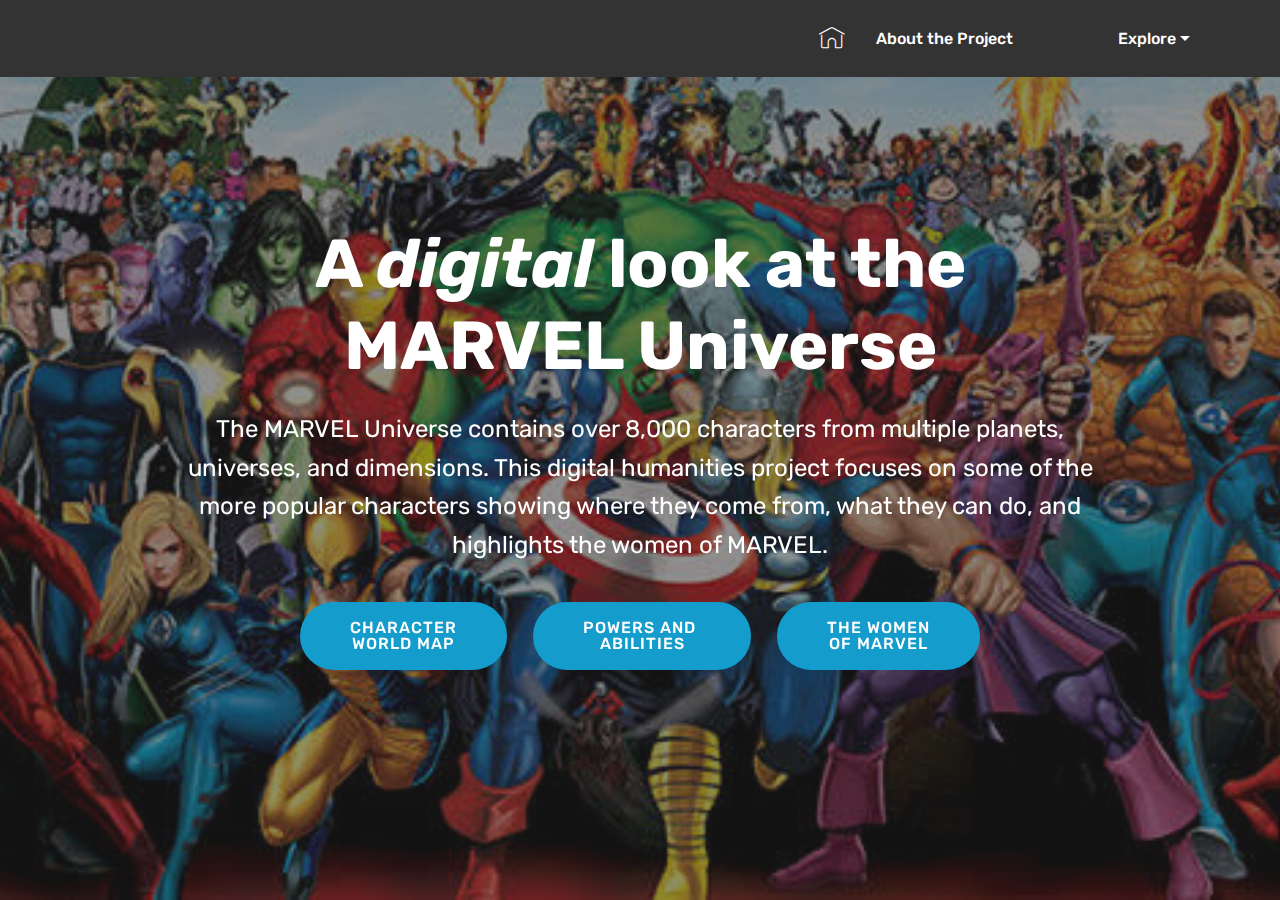
<file: index.html>
<!DOCTYPE html>
<html  >
<head>
  <!-- Site made with Mobirise Website Builder v4.11.5, https://mobirise.com -->
  <meta charset="UTF-8">
  <meta http-equiv="X-UA-Compatible" content="IE=edge">
  <meta name="generator" content="Mobirise v4.11.5, mobirise.com">
  <meta name="viewport" content="width=device-width, initial-scale=1, minimum-scale=1">
  <link rel="shortcut icon" href="assets/images/logo2.png" type="image/x-icon">
  <meta name="description" content="">
  
  <title>Home</title>
  <link rel="stylesheet" href="assets/web/assets/mobirise-icons/mobirise-icons.css">
  <link rel="stylesheet" href="assets/bootstrap/css/bootstrap.min.css">
  <link rel="stylesheet" href="assets/bootstrap/css/bootstrap-grid.min.css">
  <link rel="stylesheet" href="assets/bootstrap/css/bootstrap-reboot.min.css">
  <link rel="stylesheet" href="assets/tether/tether.min.css">
  <link rel="stylesheet" href="assets/dropdown/css/style.css">
  <link rel="stylesheet" href="assets/theme/css/style.css">
  <link rel="preload" as="style" href="assets/mobirise/css/mbr-additional.css"><link rel="stylesheet" href="assets/mobirise/css/mbr-additional.css" type="text/css">
  
  
  
</head>
<body>
  <section class="menu cid-rHxMNOxbYp" once="menu" id="menu1-e">

    

    <nav class="navbar navbar-expand beta-menu navbar-dropdown align-items-center navbar-fixed-top navbar-toggleable-sm">
        <button class="navbar-toggler navbar-toggler-right" type="button" data-toggle="collapse" data-target="#navbarSupportedContent" aria-controls="navbarSupportedContent" aria-expanded="false" aria-label="Toggle navigation">
            <div class="hamburger">
                <span></span>
                <span></span>
                <span></span>
                <span></span>
            </div>
        </button>
        <div class="menu-logo">
            <div class="navbar-brand">
                
                
            </div>
        </div>
        <div class="collapse navbar-collapse" id="navbarSupportedContent">
            <ul class="navbar-nav nav-dropdown nav-right navbar-nav-top-padding" data-app-modern-menu="true"><li class="nav-item">
                    <a class="nav-link link text-white display-4" href="https://mobirise.co">
                        <span class="mbri-home mbr-iconfont mbr-iconfont-btn"></span></a>
                </li>
                <li class="nav-item">
                    <a class="nav-link link text-white display-4" href="https://mobirise.co">
                        About the Project &nbsp; &nbsp; &nbsp; &nbsp; &nbsp; &nbsp; &nbsp; &nbsp; &nbsp; &nbsp;&nbsp;</a>
                </li><li class="nav-item dropdown open"><a class="nav-link link text-white dropdown-toggle display-4" href="page1.html" data-toggle="dropdown-submenu" aria-expanded="true">Explore</a><div class="dropdown-menu"><a class="text-white dropdown-item display-4" href="https://mobirise.co">Map<br></a><a class="text-white dropdown-item display-4" href="https://mobirise.co" aria-expanded="false">Powers</a><a class="text-white dropdown-item display-4" href="https://mobirise.co" aria-expanded="false">Women of Marvel</a></div></li></ul>
            
        </div>
    </nav>
</section>

<section class="engine"><a href="https://mobirise.info/y">html website templates</a></section><section class="header6 cid-rHxCX1a1eq mbr-fullscreen mbr-parallax-background" id="header6-7">

    

    <div class="mbr-overlay" style="opacity: 0.5; background-color: rgb(35, 35, 35);">
    </div>

    <div class="container">
        <div class="row justify-content-md-center">
            <div class="mbr-white col-md-10">
                <h1 class="mbr-section-title align-center mbr-bold pb-3 mbr-fonts-style display-1">
                    A <em>digital</em> look at the MARVEL Universe</h1>
                <p class="mbr-text align-center pb-3 mbr-fonts-style display-5">The MARVEL Universe contains over 8,000 characters from multiple planets, universes, and dimensions. This digital humanities project focuses on some of the more popular characters showing where they come from, what they can do, and highlights the women of MARVEL.</p>
                <div class="mbr-section-btn align-center"><a class="btn btn-md btn-primary display-4" href="page1.html">CHARACTER<br>WORLD MAP<br></a> <a class="btn btn-md btn-primary display-4" href="https://mobirise.co">POWERS AND&nbsp;<br>ABILITIES<br></a> <a class="btn btn-md btn-primary display-4" href="https://mobirise.co">THE WOMEN<br>OF MARVEL<br></a></div>
            </div>
        </div>
    </div>

    
</section>


  <script src="assets/web/assets/jquery/jquery.min.js"></script>
  <script src="assets/popper/popper.min.js"></script>
  <script src="assets/bootstrap/js/bootstrap.min.js"></script>
  <script src="assets/tether/tether.min.js"></script>
  <script src="assets/smoothscroll/smooth-scroll.js"></script>
  <script src="assets/parallax/jarallax.min.js"></script>
  <script src="assets/dropdown/js/nav-dropdown.js"></script>
  <script src="assets/dropdown/js/navbar-dropdown.js"></script>
  <script src="assets/touchswipe/jquery.touch-swipe.min.js"></script>
  <script src="assets/theme/js/script.js"></script>
  
  
</body>
</html>
</file>
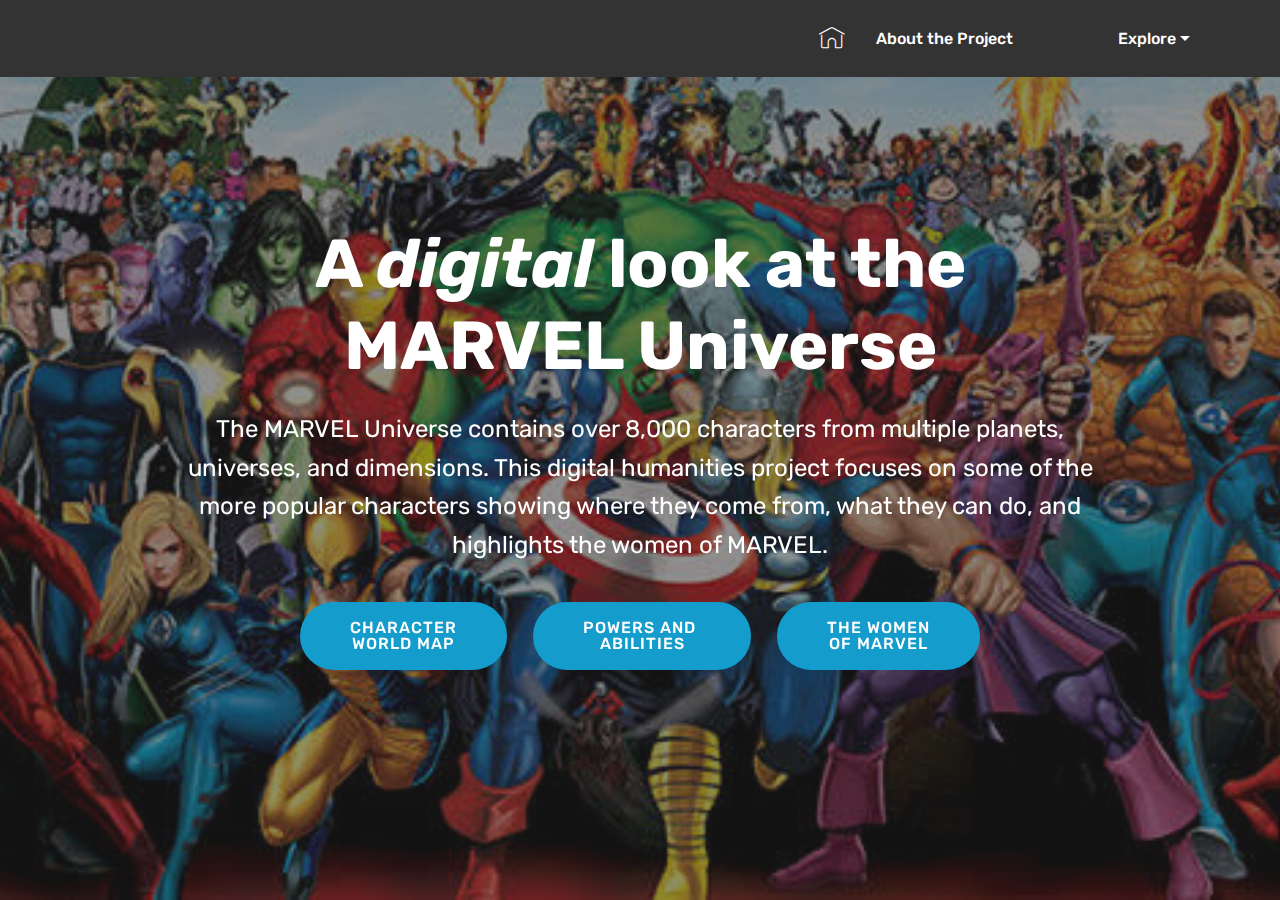
<file: gabecardenas.github.io.html>
<!DOCTYPE html>
<html  >
<head>
  <!-- Site made with Mobirise Website Builder v4.11.5, https://mobirise.com -->
  <meta charset="UTF-8">
  <meta http-equiv="X-UA-Compatible" content="IE=edge">
  <meta name="generator" content="Mobirise v4.11.5, mobirise.com">
  <meta name="viewport" content="width=device-width, initial-scale=1, minimum-scale=1">
  <link rel="shortcut icon" href="assets/images/logo2.png" type="image/x-icon">
  <meta name="description" content="">
  
  <title>Home</title>
  <link rel="stylesheet" href="assets/web/assets/mobirise-icons/mobirise-icons.css">
  <link rel="stylesheet" href="assets/bootstrap/css/bootstrap.min.css">
  <link rel="stylesheet" href="assets/bootstrap/css/bootstrap-grid.min.css">
  <link rel="stylesheet" href="assets/bootstrap/css/bootstrap-reboot.min.css">
  <link rel="stylesheet" href="assets/tether/tether.min.css">
  <link rel="stylesheet" href="assets/dropdown/css/style.css">
  <link rel="stylesheet" href="assets/theme/css/style.css">
  <link rel="preload" as="style" href="assets/mobirise/css/mbr-additional.css"><link rel="stylesheet" href="assets/mobirise/css/mbr-additional.css" type="text/css">
  
  
  
</head>
<body>
  <section class="menu cid-rHxMNOxbYp" once="menu" id="menu1-e">

    

    <nav class="navbar navbar-expand beta-menu navbar-dropdown align-items-center navbar-fixed-top navbar-toggleable-sm">
        <button class="navbar-toggler navbar-toggler-right" type="button" data-toggle="collapse" data-target="#navbarSupportedContent" aria-controls="navbarSupportedContent" aria-expanded="false" aria-label="Toggle navigation">
            <div class="hamburger">
                <span></span>
                <span></span>
                <span></span>
                <span></span>
            </div>
        </button>
        <div class="menu-logo">
            <div class="navbar-brand">
                
                
            </div>
        </div>
        <div class="collapse navbar-collapse" id="navbarSupportedContent">
            <ul class="navbar-nav nav-dropdown nav-right navbar-nav-top-padding" data-app-modern-menu="true"><li class="nav-item">
                    <a class="nav-link link text-white display-4" href="https://mobirise.co">
                        <span class="mbri-home mbr-iconfont mbr-iconfont-btn"></span></a>
                </li>
                <li class="nav-item">
                    <a class="nav-link link text-white display-4" href="page4.html">
                        About the Project &nbsp; &nbsp; &nbsp; &nbsp; &nbsp; &nbsp; &nbsp; &nbsp; &nbsp; &nbsp;&nbsp;</a>
                </li><li class="nav-item dropdown"><a class="nav-link link text-white dropdown-toggle display-4" href="page1.html" data-toggle="dropdown-submenu" aria-expanded="false">Explore</a><div class="dropdown-menu"><a class="text-white dropdown-item display-4" href="page1.html">Map<br></a><a class="text-white dropdown-item display-4" href="page2.html" aria-expanded="false">Powers</a><a class="text-white dropdown-item display-4" href="page3.html" aria-expanded="false">Women of Marvel</a></div></li></ul>
            
        </div>
    </nav>
</section>

<section class="engine"><a href="https://mobirise.info/y">html website templates</a></section><section class="header6 cid-rHxCX1a1eq mbr-fullscreen mbr-parallax-background" id="header6-7">

    

    <div class="mbr-overlay" style="opacity: 0.5; background-color: rgb(35, 35, 35);">
    </div>

    <div class="container">
        <div class="row justify-content-md-center">
            <div class="mbr-white col-md-10">
                <h1 class="mbr-section-title align-center mbr-bold pb-3 mbr-fonts-style display-1">
                    A <em>digital</em> look at the MARVEL Universe</h1>
                <p class="mbr-text align-center pb-3 mbr-fonts-style display-5">The MARVEL Universe contains over 8,000 characters from multiple planets, universes, and dimensions. This digital humanities project focuses on some of the more popular characters showing where they come from, what they can do, and highlights the women of MARVEL.</p>
                <div class="mbr-section-btn align-center"><a class="btn btn-md btn-primary display-4" href="page1.html">CHARACTER<br>WORLD MAP<br></a> <a class="btn btn-md btn-primary display-4" href="page2.html">POWERS AND&nbsp;<br>ABILITIES<br></a> <a class="btn btn-md btn-primary display-4" href="https://mobirise.co">THE WOMEN<br>OF MARVEL<br></a></div>
            </div>
        </div>
    </div>

    
</section>


  <script src="assets/web/assets/jquery/jquery.min.js"></script>
  <script src="assets/popper/popper.min.js"></script>
  <script src="assets/bootstrap/js/bootstrap.min.js"></script>
  <script src="assets/tether/tether.min.js"></script>
  <script src="assets/smoothscroll/smooth-scroll.js"></script>
  <script src="assets/parallax/jarallax.min.js"></script>
  <script src="assets/dropdown/js/nav-dropdown.js"></script>
  <script src="assets/dropdown/js/navbar-dropdown.js"></script>
  <script src="assets/touchswipe/jquery.touch-swipe.min.js"></script>
  <script src="assets/theme/js/script.js"></script>
  
  
</body>
</html>
</file>
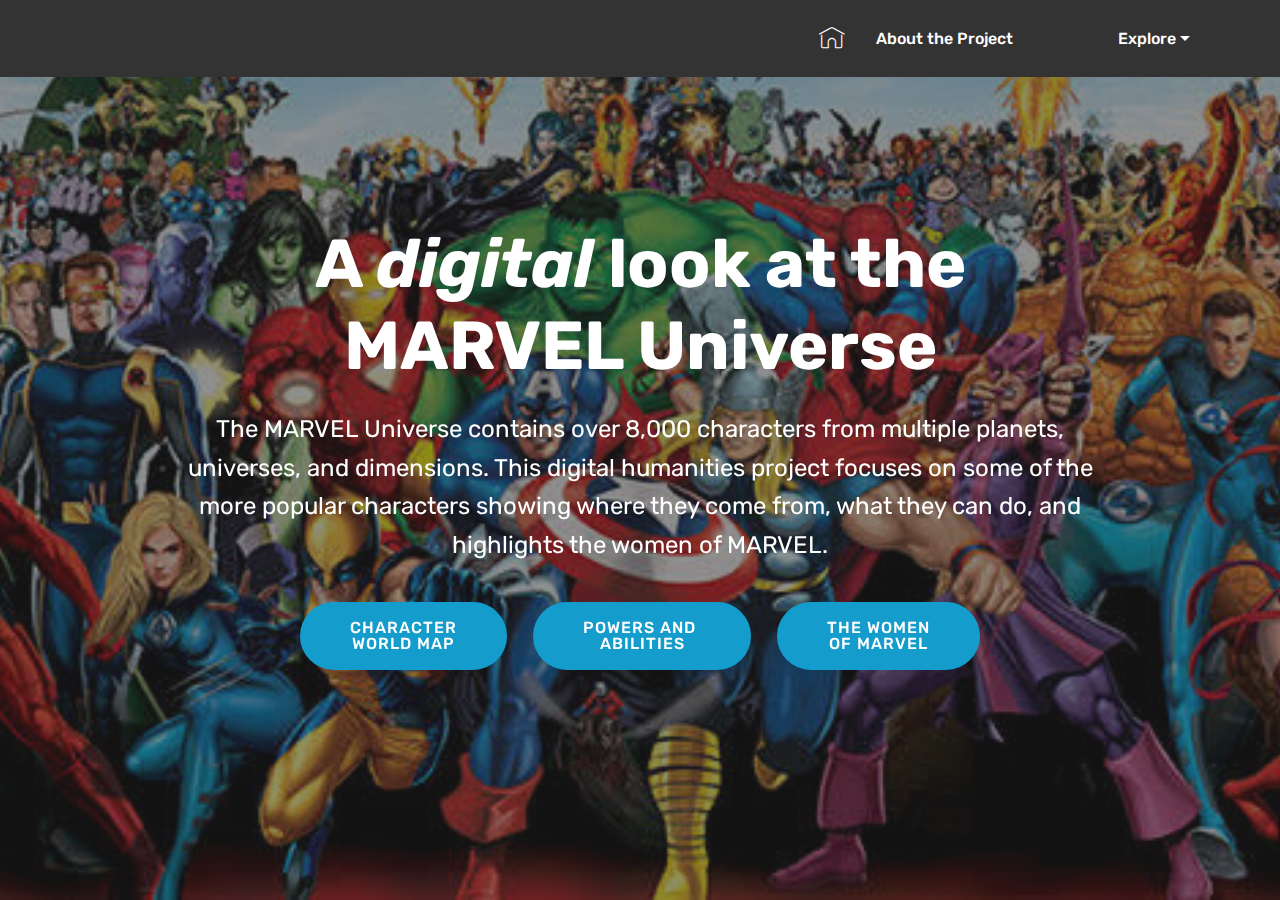
<file: home.github.io.html>
<!DOCTYPE html>
<html  >
<head>
  <!-- Site made with Mobirise Website Builder v4.11.5, https://mobirise.com -->
  <meta charset="UTF-8">
  <meta http-equiv="X-UA-Compatible" content="IE=edge">
  <meta name="generator" content="Mobirise v4.11.5, mobirise.com">
  <meta name="viewport" content="width=device-width, initial-scale=1, minimum-scale=1">
  <link rel="shortcut icon" href="assets/images/logo2.png" type="image/x-icon">
  <meta name="description" content="">
  
  <title>Home</title>
  <link rel="stylesheet" href="assets/web/assets/mobirise-icons/mobirise-icons.css">
  <link rel="stylesheet" href="assets/bootstrap/css/bootstrap.min.css">
  <link rel="stylesheet" href="assets/bootstrap/css/bootstrap-grid.min.css">
  <link rel="stylesheet" href="assets/bootstrap/css/bootstrap-reboot.min.css">
  <link rel="stylesheet" href="assets/tether/tether.min.css">
  <link rel="stylesheet" href="assets/dropdown/css/style.css">
  <link rel="stylesheet" href="assets/theme/css/style.css">
  <link rel="preload" as="style" href="assets/mobirise/css/mbr-additional.css"><link rel="stylesheet" href="assets/mobirise/css/mbr-additional.css" type="text/css">
  
  
  
</head>
<body>
  <section class="menu cid-rHxMNOxbYp" once="menu" id="menu1-e">

    

    <nav class="navbar navbar-expand beta-menu navbar-dropdown align-items-center navbar-fixed-top navbar-toggleable-sm">
        <button class="navbar-toggler navbar-toggler-right" type="button" data-toggle="collapse" data-target="#navbarSupportedContent" aria-controls="navbarSupportedContent" aria-expanded="false" aria-label="Toggle navigation">
            <div class="hamburger">
                <span></span>
                <span></span>
                <span></span>
                <span></span>
            </div>
        </button>
        <div class="menu-logo">
            <div class="navbar-brand">
                
                
            </div>
        </div>
        <div class="collapse navbar-collapse" id="navbarSupportedContent">
            <ul class="navbar-nav nav-dropdown nav-right navbar-nav-top-padding" data-app-modern-menu="true"><li class="nav-item">
                    <a class="nav-link link text-white display-4" href="https://mobirise.co">
                        <span class="mbri-home mbr-iconfont mbr-iconfont-btn"></span></a>
                </li>
                <li class="nav-item">
                    <a class="nav-link link text-white display-4" href="page4.html">
                        About the Project &nbsp; &nbsp; &nbsp; &nbsp; &nbsp; &nbsp; &nbsp; &nbsp; &nbsp; &nbsp;&nbsp;</a>
                </li><li class="nav-item dropdown"><a class="nav-link link text-white dropdown-toggle display-4" href="page1.html" data-toggle="dropdown-submenu" aria-expanded="false">Explore</a><div class="dropdown-menu"><a class="text-white dropdown-item display-4" href="page1.html">Map<br></a><a class="text-white dropdown-item display-4" href="page2.html" aria-expanded="false">Powers</a><a class="text-white dropdown-item display-4" href="page3.html" aria-expanded="false">Women of Marvel</a></div></li></ul>
            
        </div>
    </nav>
</section>

<section class="engine"><a href="https://mobirise.info/a">online site builder</a></section><section class="header6 cid-rHxCX1a1eq mbr-fullscreen mbr-parallax-background" id="header6-7">

    

    <div class="mbr-overlay" style="opacity: 0.5; background-color: rgb(35, 35, 35);">
    </div>

    <div class="container">
        <div class="row justify-content-md-center">
            <div class="mbr-white col-md-10">
                <h1 class="mbr-section-title align-center mbr-bold pb-3 mbr-fonts-style display-1">
                    A <em>digital</em> look at the MARVEL Universe</h1>
                <p class="mbr-text align-center pb-3 mbr-fonts-style display-5">The MARVEL Universe contains over 8,000 characters from multiple planets, universes, and dimensions. This digital humanities project focuses on some of the more popular characters showing where they come from, what they can do, and highlights the women of MARVEL.</p>
                <div class="mbr-section-btn align-center"><a class="btn btn-md btn-primary display-4" href="page1.html">CHARACTER<br>WORLD MAP<br></a> <a class="btn btn-md btn-primary display-4" href="page2.html">POWERS AND&nbsp;<br>ABILITIES<br></a> <a class="btn btn-md btn-primary display-4" href="https://mobirise.co">THE WOMEN<br>OF MARVEL<br></a></div>
            </div>
        </div>
    </div>

    
</section>


  <script src="assets/web/assets/jquery/jquery.min.js"></script>
  <script src="assets/popper/popper.min.js"></script>
  <script src="assets/bootstrap/js/bootstrap.min.js"></script>
  <script src="assets/tether/tether.min.js"></script>
  <script src="assets/smoothscroll/smooth-scroll.js"></script>
  <script src="assets/parallax/jarallax.min.js"></script>
  <script src="assets/dropdown/js/nav-dropdown.js"></script>
  <script src="assets/dropdown/js/navbar-dropdown.js"></script>
  <script src="assets/touchswipe/jquery.touch-swipe.min.js"></script>
  <script src="assets/theme/js/script.js"></script>
  
  
</body>
</html>
</file>
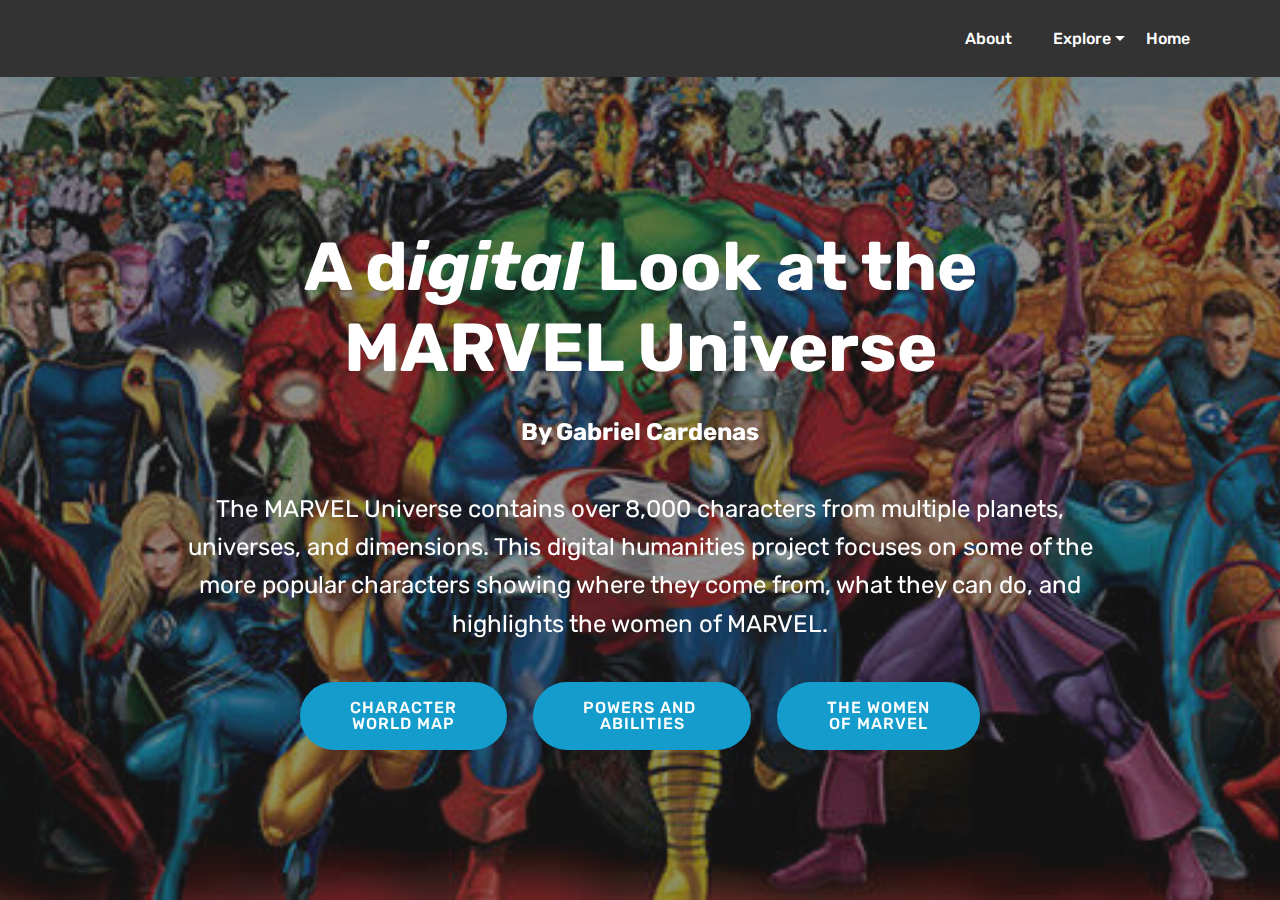
<file: Home.github.io.html>
<!DOCTYPE html>
<html  >
<head>
  <!-- Site made with Mobirise Website Builder v4.11.5, https://mobirise.com -->
  <meta charset="UTF-8">
  <meta http-equiv="X-UA-Compatible" content="IE=edge">
  <meta name="generator" content="Mobirise v4.11.5, mobirise.com">
  <meta name="viewport" content="width=device-width, initial-scale=1, minimum-scale=1">
  <link rel="shortcut icon" href="assets/images/logo2.png" type="image/x-icon">
  <meta name="description" content="">
  
  <title>Home</title>
  <link rel="stylesheet" href="assets/web/assets/mobirise-icons/mobirise-icons.css">
  <link rel="stylesheet" href="assets/bootstrap/css/bootstrap.min.css">
  <link rel="stylesheet" href="assets/bootstrap/css/bootstrap-grid.min.css">
  <link rel="stylesheet" href="assets/bootstrap/css/bootstrap-reboot.min.css">
  <link rel="stylesheet" href="assets/tether/tether.min.css">
  <link rel="stylesheet" href="assets/dropdown/css/style.css">
  <link rel="stylesheet" href="assets/theme/css/style.css">
  <link rel="preload" as="style" href="assets/mobirise/css/mbr-additional.css"><link rel="stylesheet" href="assets/mobirise/css/mbr-additional.css" type="text/css">
  
  
  
</head>
<body>
  <section class="menu cid-rHxMNOxbYp" once="menu" id="menu1-e">

    

    <nav class="navbar navbar-expand beta-menu navbar-dropdown align-items-center navbar-fixed-top navbar-toggleable-sm">
        <button class="navbar-toggler navbar-toggler-right" type="button" data-toggle="collapse" data-target="#navbarSupportedContent" aria-controls="navbarSupportedContent" aria-expanded="false" aria-label="Toggle navigation">
            <div class="hamburger">
                <span></span>
                <span></span>
                <span></span>
                <span></span>
            </div>
        </button>
        <div class="menu-logo">
            <div class="navbar-brand">
                
                
            </div>
        </div>
        <div class="collapse navbar-collapse" id="navbarSupportedContent">
            <ul class="navbar-nav nav-dropdown nav-right navbar-nav-top-padding" data-app-modern-menu="true"><li class="nav-item">
                    <a class="nav-link link text-white display-4" href="https://mobirise.co">
                        </a>
                </li>
                <li class="nav-item"><a class="nav-link link text-white display-4" href="page4.html">&nbsp; &nbsp; &nbsp;</a></li><li class="nav-item"><a class="nav-link link text-white display-4" href="page4.html">&nbsp; &nbsp; &nbsp;</a></li><li class="nav-item"><a class="nav-link link text-white display-4" href="page4.html">&nbsp; &nbsp; &nbsp;</a></li><li class="nav-item"><a class="nav-link link text-white display-4" href="page4.html">&nbsp; &nbsp; &nbsp;</a></li><li class="nav-item"><a class="nav-link link text-white display-4" href="page4.html">&nbsp; &nbsp; &nbsp;</a></li><li class="nav-item"><a class="nav-link link text-white display-4" href="page4.html">&nbsp; &nbsp; &nbsp;</a></li><li class="nav-item"><a class="nav-link link text-white display-4" href="page4.html">About &nbsp; &nbsp;&nbsp;</a></li><li class="nav-item dropdown"><a class="nav-link link text-white dropdown-toggle display-4" href="page1.html" data-toggle="dropdown-submenu" aria-expanded="true">Explore</a><div class="dropdown-menu"><a class="text-white dropdown-item display-4" href="page1.html">Map<br></a><a class="text-white dropdown-item display-4" href="page2.html" aria-expanded="false">Powers</a><a class="text-white dropdown-item display-4" href="page3.html" aria-expanded="false">Women of Marvel</a></div></li><li class="nav-item"><a class="nav-link link text-white display-4" href="Home.github.io.html">Home</a></li></ul>
            
        </div>
    </nav>
</section>

<section class="engine"><a href="https://mobirise.info/r">bootstrap templates</a></section><section class="header6 cid-rHxCX1a1eq mbr-fullscreen mbr-parallax-background" id="header6-7">

    

    <div class="mbr-overlay" style="opacity: 0.5; background-color: rgb(35, 35, 35);">
    </div>

    <div class="container">
        <div class="row justify-content-md-center">
            <div class="mbr-white col-md-10">
                <h1 class="mbr-section-title align-center mbr-bold pb-3 mbr-fonts-style display-1">
                    <br>A d<em>igital</em>&nbsp;Look at the MARVEL Universe<br></h1>
                <p class="mbr-text align-center pb-3 mbr-fonts-style display-5"><strong>By Gabriel Cardenas</strong><strong><br></strong><br>The MARVEL Universe contains over 8,000 characters from multiple planets, universes, and dimensions. This digital humanities project focuses on some of the more popular characters showing where they come from, what they can do, and highlights the women of MARVEL.</p>
                <div class="mbr-section-btn align-center"><a class="btn btn-md btn-primary display-4" href="page1.html">CHARACTER<br>WORLD MAP<br></a> <a class="btn btn-md btn-primary display-4" href="page2.html">POWERS AND&nbsp;<br>ABILITIES<br></a> <a class="btn btn-md btn-primary display-4" href="page3.html">THE WOMEN<br>OF MARVEL<br></a></div>
            </div>
        </div>
    </div>

    
</section>


  <script src="assets/web/assets/jquery/jquery.min.js"></script>
  <script src="assets/popper/popper.min.js"></script>
  <script src="assets/bootstrap/js/bootstrap.min.js"></script>
  <script src="assets/tether/tether.min.js"></script>
  <script src="assets/smoothscroll/smooth-scroll.js"></script>
  <script src="assets/parallax/jarallax.min.js"></script>
  <script src="assets/dropdown/js/nav-dropdown.js"></script>
  <script src="assets/dropdown/js/navbar-dropdown.js"></script>
  <script src="assets/touchswipe/jquery.touch-swipe.min.js"></script>
  <script src="assets/theme/js/script.js"></script>
  
  
</body>
</html>
</file>
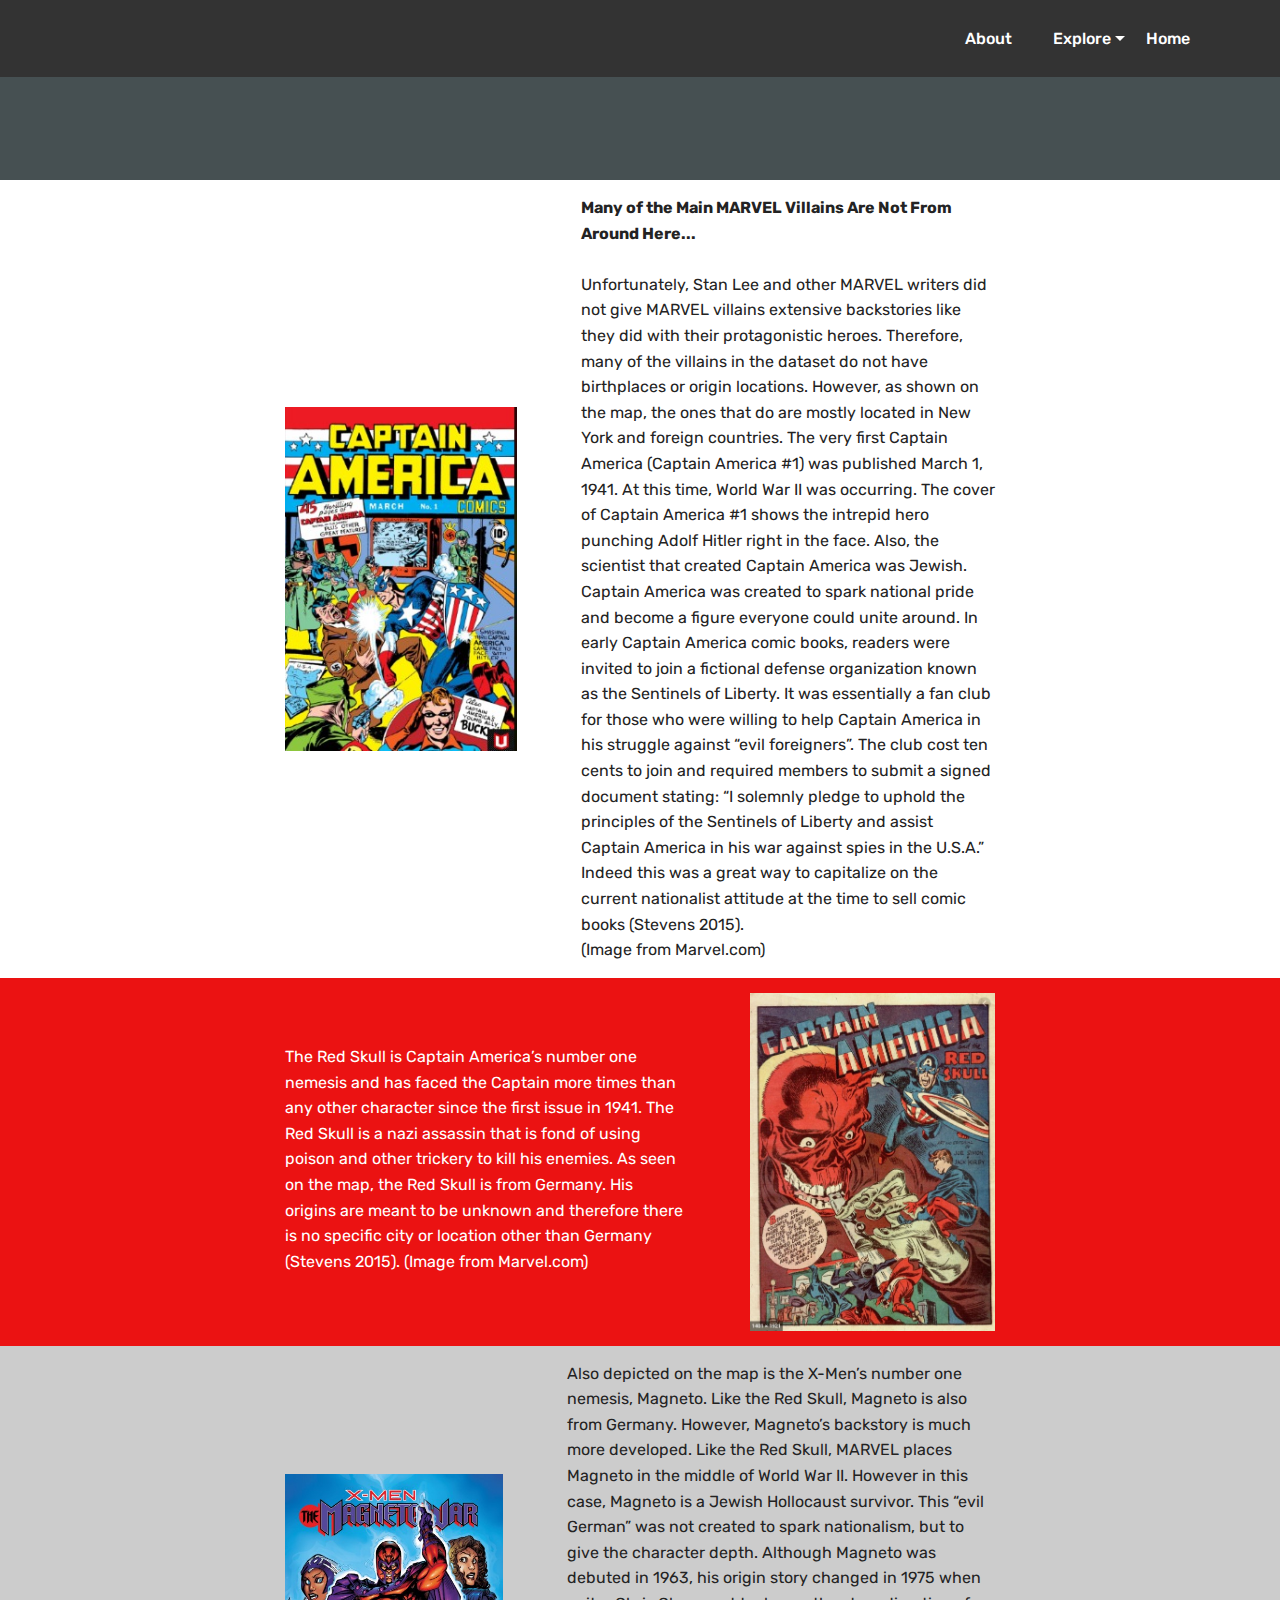
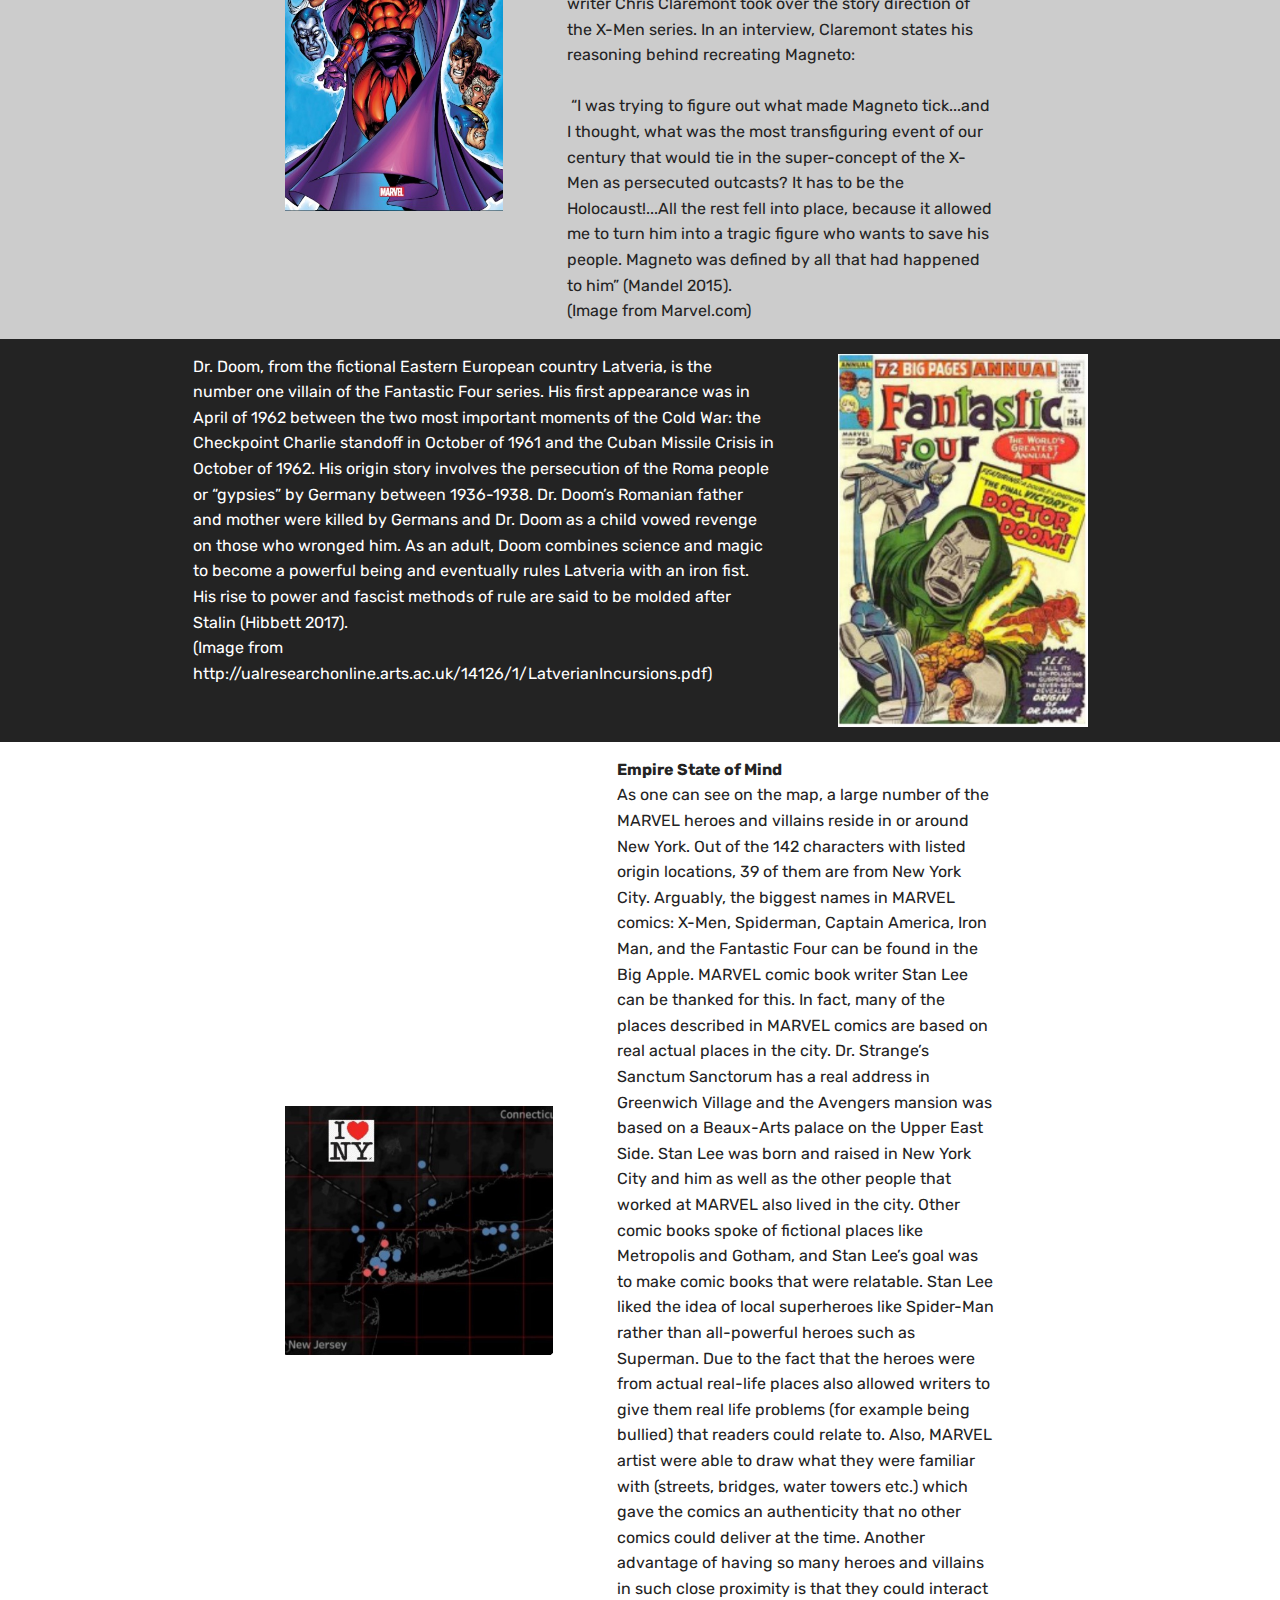
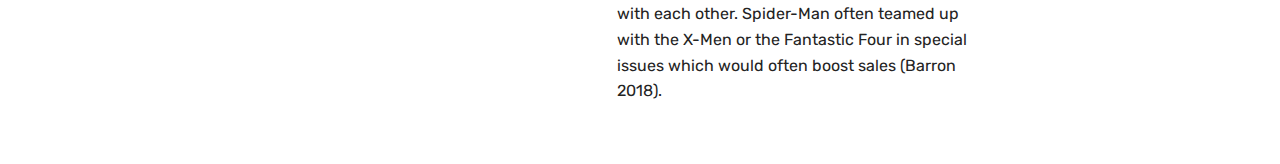
<file: page1.html>
<!DOCTYPE html>
<html  >
<head>
  <!-- Site made with Mobirise Website Builder v4.11.5, https://mobirise.com -->
  <meta charset="UTF-8">
  <meta http-equiv="X-UA-Compatible" content="IE=edge">
  <meta name="generator" content="Mobirise v4.11.5, mobirise.com">
  <meta name="viewport" content="width=device-width, initial-scale=1, minimum-scale=1">
  <link rel="shortcut icon" href="assets/images/logo2.png" type="image/x-icon">
  <meta name="description" content="Website Creator Description">
  
  <title>Page 1 Map</title>
  <link rel="stylesheet" href="assets/web/assets/mobirise-icons/mobirise-icons.css">
  <link rel="stylesheet" href="assets/bootstrap/css/bootstrap.min.css">
  <link rel="stylesheet" href="assets/bootstrap/css/bootstrap-grid.min.css">
  <link rel="stylesheet" href="assets/bootstrap/css/bootstrap-reboot.min.css">
  <link rel="stylesheet" href="assets/tether/tether.min.css">
  <link rel="stylesheet" href="assets/dropdown/css/style.css">
  <link rel="stylesheet" href="assets/theme/css/style.css">
  <link rel="preload" as="style" href="assets/mobirise/css/mbr-additional.css"><link rel="stylesheet" href="assets/mobirise/css/mbr-additional.css" type="text/css">
  
  
  
</head>
<body>
  <section class="menu cid-rHxMNOxbYp" once="menu" id="menu1-e">

    

    <nav class="navbar navbar-expand beta-menu navbar-dropdown align-items-center navbar-fixed-top navbar-toggleable-sm">
        <button class="navbar-toggler navbar-toggler-right" type="button" data-toggle="collapse" data-target="#navbarSupportedContent" aria-controls="navbarSupportedContent" aria-expanded="false" aria-label="Toggle navigation">
            <div class="hamburger">
                <span></span>
                <span></span>
                <span></span>
                <span></span>
            </div>
        </button>
        <div class="menu-logo">
            <div class="navbar-brand">
                
                
            </div>
        </div>
        <div class="collapse navbar-collapse" id="navbarSupportedContent">
            <ul class="navbar-nav nav-dropdown nav-right navbar-nav-top-padding" data-app-modern-menu="true"><li class="nav-item">
                    <a class="nav-link link text-white display-4" href="https://mobirise.co">
                        </a>
                </li>
                <li class="nav-item"><a class="nav-link link text-white display-4" href="page4.html">&nbsp; &nbsp; &nbsp;</a></li><li class="nav-item"><a class="nav-link link text-white display-4" href="page4.html">&nbsp; &nbsp; &nbsp;</a></li><li class="nav-item"><a class="nav-link link text-white display-4" href="page4.html">&nbsp; &nbsp; &nbsp;</a></li><li class="nav-item"><a class="nav-link link text-white display-4" href="page4.html">&nbsp; &nbsp; &nbsp;</a></li><li class="nav-item"><a class="nav-link link text-white display-4" href="page4.html">&nbsp; &nbsp; &nbsp;</a></li><li class="nav-item"><a class="nav-link link text-white display-4" href="page4.html">&nbsp; &nbsp; &nbsp;</a></li><li class="nav-item"><a class="nav-link link text-white display-4" href="page4.html">About &nbsp; &nbsp;&nbsp;</a></li><li class="nav-item dropdown"><a class="nav-link link text-white dropdown-toggle display-4" href="page1.html" data-toggle="dropdown-submenu" aria-expanded="true">Explore</a><div class="dropdown-menu"><a class="text-white dropdown-item display-4" href="page1.html">Map<br></a><a class="text-white dropdown-item display-4" href="page2.html" aria-expanded="false">Powers</a><a class="text-white dropdown-item display-4" href="page3.html" aria-expanded="false">Women of Marvel</a></div></li><li class="nav-item"><a class="nav-link link text-white display-4" href="Home.github.io.html">Home</a></li></ul>
            
        </div>
    </nav>
</section>

<section class="engine"><a href="https://mobirise.info/o">portfolio web templates</a></section><section class="cid-rIApw17pLQ" id="image2-j">

<div class='tableauPlaceholder' id='viz1574530739166' style='position: relative'>
<noscript><a href='#'><img alt=' ' src='https:&#47;&#47;public.tableau.com&#47;static&#47;images&#47;Ma&#47;MarvelHeroesMapFinal&#47;Sheet1&#47;1_rss.png' style='border: none' />
</a></noscript><object class='tableauViz'  style='display:none;'>
<param name='host_url' value='https%3A%2F%2Fpublic.tableau.com%2F' />
<param name='embed_code_version' value='3' />
<param name='site_root' value='' />
<param name='name' value='MarvelHeroesMapFinal&#47;Sheet1' />
<param name='tabs' value='no' /><param name='toolbar' value='yes' />
<param name='static_image' value='https:&#47;&#47;public.tableau.com&#47;static&#47;images&#47;Ma&#47;MarvelHeroesMapFinal&#47;Sheet1&#47;1.png' />
<param name='animate_transition' value='yes' />
<param name='display_static_image' value='yes' />
<param name='display_spinner' value='yes' />
<param name='display_overlay' value='yes' />
<param name='display_count' value='yes' /></object></div>
  
 <script type='text/javascript'>
 var divElement = document.getElementById('viz1574530739166');
 var vizElement = divElement.getElementsByTagName('object')[0];
 vizElement.style.width='100%';vizElement.style.height=(divElement.offsetWidth*0.45)+'px';
 var scriptElement = document.createElement('script');
 scriptElement.src = 'https://public.tableau.com/javascripts/api/viz_v1.js';
 vizElement.parentNode.insertBefore(scriptElement, vizElement);</script>
  
</section>

<section class="mbr-section content6 cid-rJ3MUiNuYA" id="content6-19">
    
     
    
    <div class="container">
        <div class="media-container-row">
            <div class="col-12 col-md-8">
                <div class="media-container-row">
                    <div class="mbr-figure" style="width: 65%;">
                      <img src="assets/images/captain-america-cover.jpg" alt="" title="https://www.marvel.com/comics/issue/7849/captain_america_comics_1941_1">  
                    </div>
                    <div class="media-content">
                        <div class="mbr-section-text">
                            <p class="mbr-text mb-0 mbr-fonts-style display-7"><strong>Many of the Main MARVEL Villains Are Not From Around Here...</strong><br><strong><br></strong>Unfortunately, Stan Lee and other MARVEL writers did not give MARVEL villains extensive backstories like they did with their protagonistic heroes. Therefore, many of the villains in the dataset do not have birthplaces or origin locations. However, as shown on the map, the ones that do are mostly located in New York and foreign countries. The very first Captain America (Captain America #1) was published March 1, 1941. At this time, World War II was occurring. The cover of Captain America #1 shows the intrepid hero punching Adolf Hitler right in the face. Also, the scientist that created Captain America was Jewish. Captain America was created to spark national pride and become a figure everyone could unite around. In early Captain America comic books, readers were invited to join a fictional defense organization known as the Sentinels of Liberty. It was essentially a fan club for those who were willing to help Captain America in his struggle against “evil foreigners”. The club cost ten cents to join and required members to submit a signed document stating: “I solemnly pledge to uphold the principles of the Sentinels of Liberty and assist Captain America in his war against spies in the U.S.A.” Indeed this was a great way to capitalize on the current nationalist attitude at the time to sell comic books&nbsp;(Stevens 2015).<br>(Image from Marvel.com)</p>
                        </div>
                    </div>
                </div>
            </div>
        </div>
    </div>
</section>

<section class="mbr-section content7 cid-rJ3Q3M0zql" id="content7-1b">
          
    

    <div class="container">
        <div class="media-container-row">
            <div class="col-12 col-md-8">
                <div class="media-container-row">
                    <div class="media-content">
                        <div class="mbr-section-text">
                            <p class="mbr-text align-right mb-0 mbr-fonts-style display-7"><br><br>The Red Skull is Captain America’s number one nemesis and has faced the Captain more times than any other character since the first issue in 1941. The Red Skull is a nazi assassin that is fond of using poison and other trickery to kill his enemies. As seen on the map, the Red Skull is from Germany. His origins are meant to be unknown and therefore there is no specific city or location other than Germany (Stevens 2015). (Image from Marvel.com)</p>
                        </div>
                    </div>
                    <div class="mbr-figure" style="width: 70%;">
                     <img src="assets/images/red-skull.jpg" alt="Mobirise" title="">  
                    </div>
                </div>
            </div>
        </div>
    </div>
</section>

<section class="mbr-section content6 cid-rJ3SnCEyyp" id="content6-1c">
    
     
    
    <div class="container">
        <div class="media-container-row">
            <div class="col-12 col-md-8">
                <div class="media-container-row">
                    <div class="mbr-figure" style="width: 60%;">
                      <img src="assets/images/magneto.jpg" alt="Mobirise" title="">  
                    </div>
                    <div class="media-content">
                        <div class="mbr-section-text">
                            <p class="mbr-text mb-0 mbr-fonts-style display-7">Also depicted on the map is the X-Men’s number one nemesis, Magneto. Like the Red Skull, Magneto is also from Germany. However, Magneto’s backstory is much more developed. Like the Red Skull, MARVEL places Magneto in the middle of World War II. However in this case, Magneto is a Jewish Hollocaust survivor. This “evil German” was not created to spark nationalism, but to give the character depth. Although Magneto was debuted in 1963, his origin story changed in 1975 when writer Chris Claremont took over the story direction of the X-Men series. In an interview, Claremont states his reasoning behind recreating Magneto:<br><br>&nbsp;“I was trying to figure out what made Magneto tick...and I thought, what was the most transfiguring event of our century that would tie in the super-concept of the X-Men as persecuted outcasts? It has to be the Holocaust!...All the rest fell into place, because it allowed me to turn him into a tragic figure who wants to save his people. Magneto was defined by all that had happened to him”&nbsp;(Mandel 2015).<br>(Image from Marvel.com)</p>
                        </div>
                    </div>
                </div>
            </div>
        </div>
    </div>
</section>

<section class="mbr-section content7 cid-rJ3Q0ZtyzV" id="content7-1a">
          
    

    <div class="container">
        <div class="media-container-row">
            <div class="col-12 col-md-10">
                <div class="media-container-row">
                    <div class="media-content">
                        <div class="mbr-section-text">
                            <p class="mbr-text align-right mb-0 mbr-fonts-style display-7">Dr. Doom, from the fictional Eastern European country Latveria, is the number one villain of the Fantastic Four series. His first appearance was in April of 1962 between the two most important moments of the Cold War: the Checkpoint Charlie standoff in October of 1961 and the Cuban Missile Crisis in October of 1962. His origin story involves the persecution of the Roma people or “gypsies” by Germany between 1936-1938. Dr. Doom’s Romanian father and mother were killed by Germans and Dr. Doom as a child vowed revenge on those who wronged him. As an adult, Doom combines science and magic to become a powerful being and eventually rules Latveria with an iron fist. His rise to power and fascist methods of rule are said to be molded after Stalin (Hibbett 2017).<br>(Image from http://ualresearchonline.arts.ac.uk/14126/1/LatverianIncursions.pdf)</p>
                        </div>
                    </div>
                    <div class="mbr-figure" style="width: 50%;">
                     <img src="assets/images/dr.-doom-1.jpg" alt="Mobirise" title="">  
                    </div>
                </div>
            </div>
        </div>
    </div>
</section>

<section class="mbr-section content6 cid-rJ4MXnuPOx" id="content6-1d">
    
     
    
    <div class="container">
        <div class="media-container-row">
            <div class="col-12 col-md-8">
                <div class="media-container-row">
                    <div class="mbr-figure" style="width: 80%;">
                      <img src="assets/images/new-york-2.jpg" alt="Mobirise" title="">  
                    </div>
                    <div class="media-content">
                        <div class="mbr-section-text">
                            <p class="mbr-text mb-0 mbr-fonts-style display-7"><strong>Empire State of Mind</strong><br>As one can see on the map, a large number of the MARVEL heroes and villains reside in or around New York. Out of the 142 characters with listed origin locations, 39 of them are from New York City. Arguably, the biggest names in MARVEL comics: X-Men, Spiderman, Captain America, Iron Man, and the Fantastic Four can be found in the Big Apple. MARVEL comic book writer Stan Lee can be thanked for this. In fact, many of the places described in MARVEL comics are based on real actual places in the city. Dr. Strange’s Sanctum Sanctorum has a real address in Greenwich Village and the Avengers mansion was based on a Beaux-Arts palace on the Upper East Side. Stan Lee was born and raised in New York City and him as well as the other people that worked at MARVEL also lived in the city. Other comic books spoke of fictional places like Metropolis and Gotham, and Stan Lee’s goal was to make comic books that were relatable. Stan Lee liked the idea of local superheroes like Spider-Man rather than all-powerful heroes such as Superman. Due to the fact that the heroes were from actual real-life places also allowed writers to give them real life problems (for example being bullied) that readers could relate to. Also, MARVEL artist were able to draw what they were familiar with (streets, bridges, water towers etc.) which gave the comics an authenticity that no other comics could deliver at the time. Another advantage of having so many heroes and villains in such close proximity is that they could interact with each other. Spider-Man often teamed up with the X-Men or the Fantastic Four in special issues which would often boost sales&nbsp;(Barron 2018).<strong><br></strong></p>
                        </div>
                    </div>
                </div>
            </div>
        </div>
    </div>
</section>


  <script src="assets/web/assets/jquery/jquery.min.js"></script>
  <script src="assets/popper/popper.min.js"></script>
  <script src="assets/bootstrap/js/bootstrap.min.js"></script>
  <script src="assets/tether/tether.min.js"></script>
  <script src="assets/smoothscroll/smooth-scroll.js"></script>
  <script src="assets/dropdown/js/nav-dropdown.js"></script>
  <script src="assets/dropdown/js/navbar-dropdown.js"></script>
  <script src="assets/touchswipe/jquery.touch-swipe.min.js"></script>
  <script src="assets/theme/js/script.js"></script>
  
  
</body>
</html>
</file>
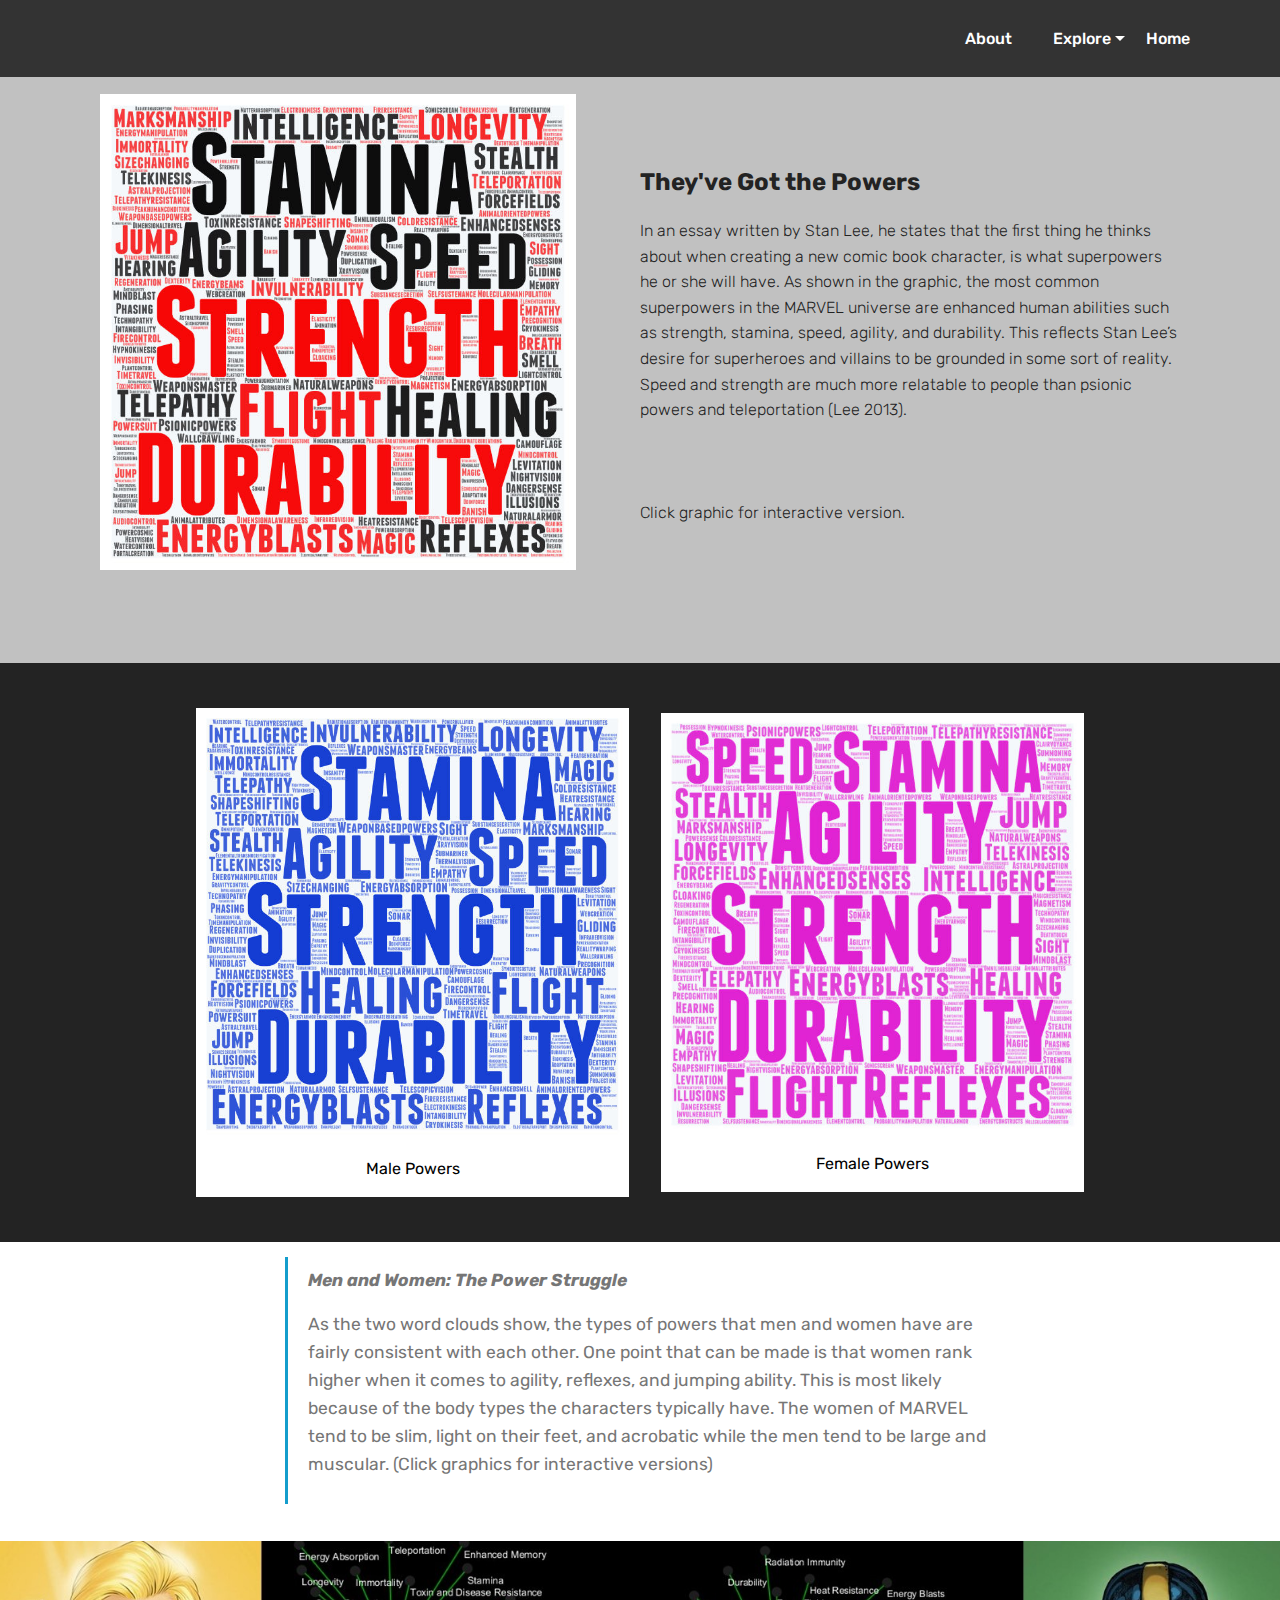
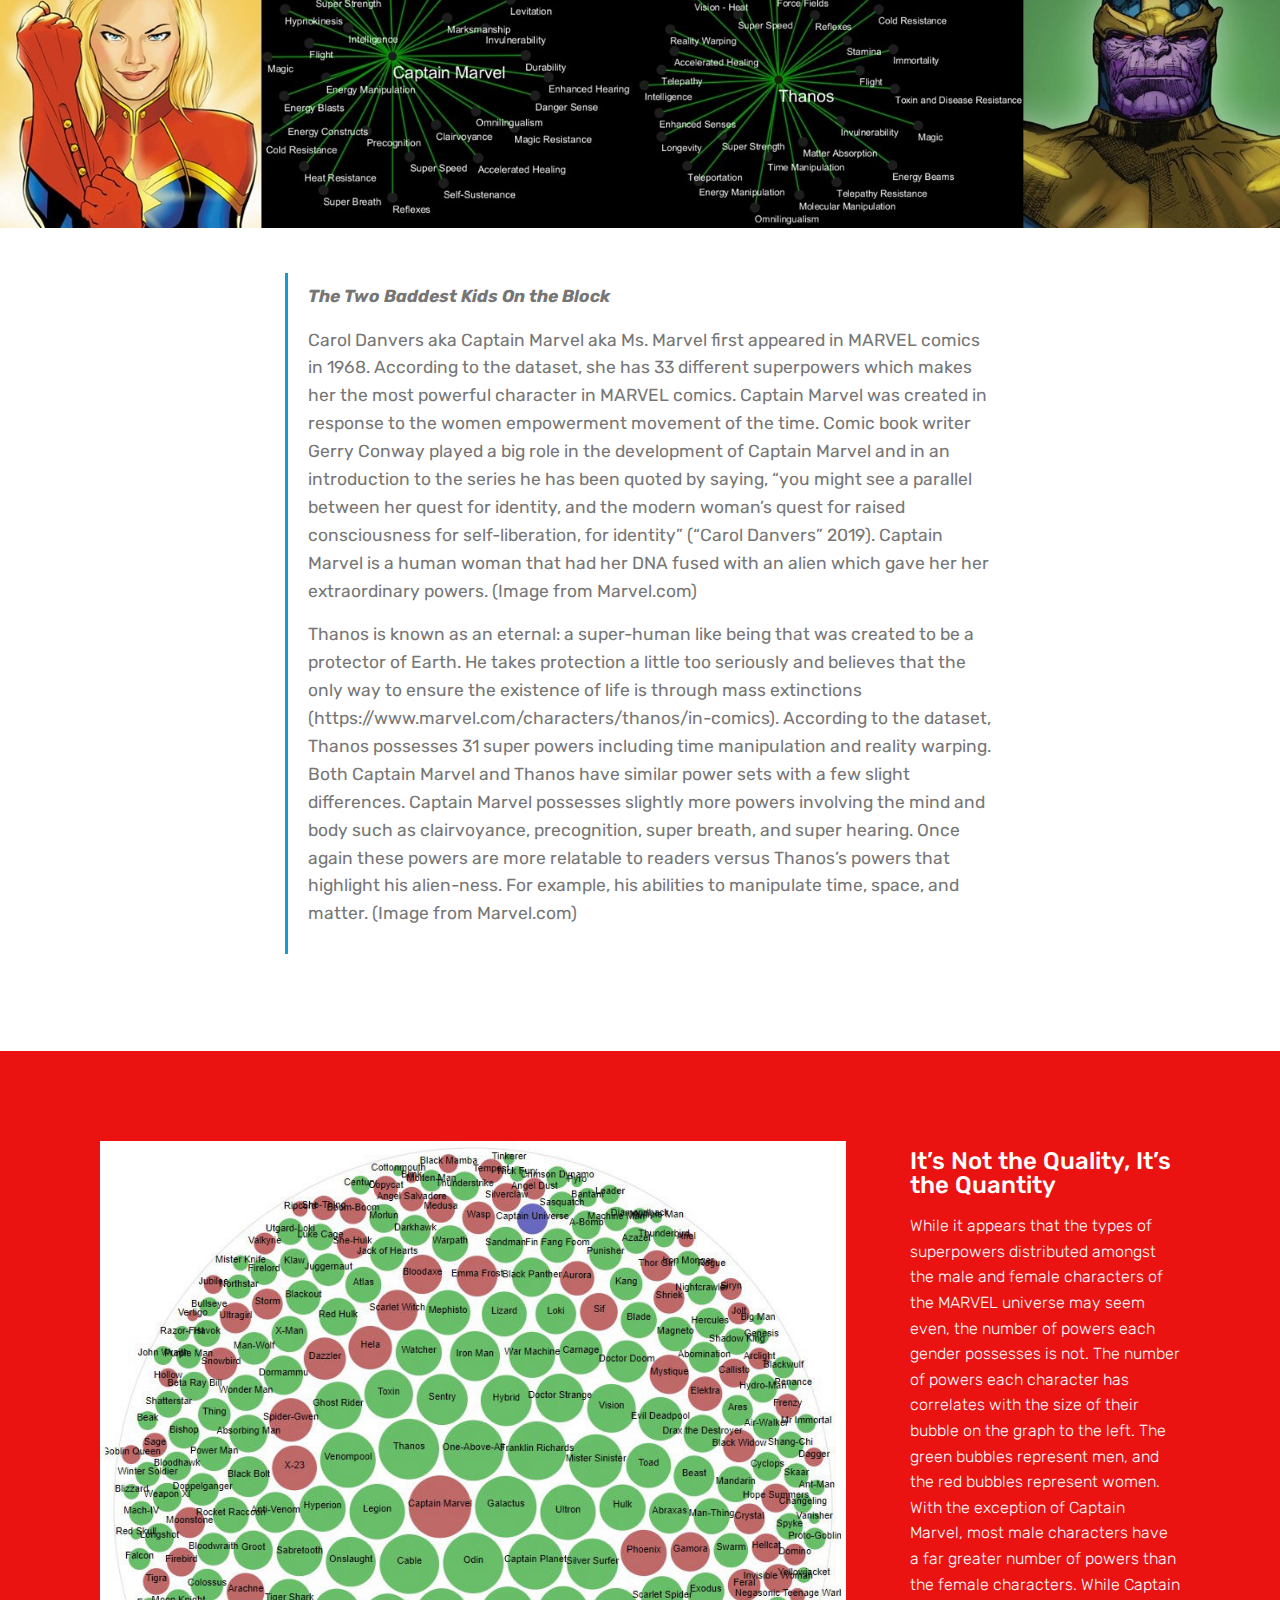
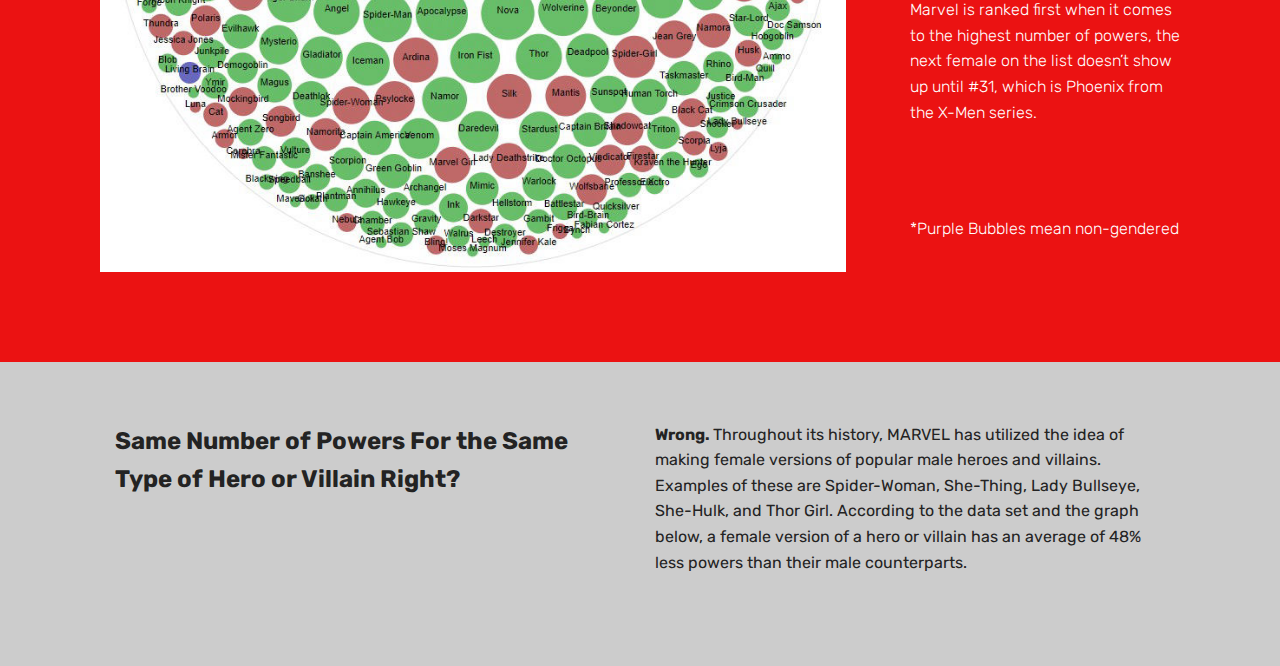
<file: page2.html>
<!DOCTYPE html>
<html  >
<head>
  <!-- Site made with Mobirise Website Builder v4.11.5, https://mobirise.com -->
  <meta charset="UTF-8">
  <meta http-equiv="X-UA-Compatible" content="IE=edge">
  <meta name="generator" content="Mobirise v4.11.5, mobirise.com">
  <meta name="viewport" content="width=device-width, initial-scale=1, minimum-scale=1">
  <link rel="shortcut icon" href="assets/images/logo2.png" type="image/x-icon">
  <meta name="description" content="Web Page Maker Description">
  
  <title>Page 2 Powers</title>
  <link rel="stylesheet" href="assets/web/assets/mobirise-icons/mobirise-icons.css">
  <link rel="stylesheet" href="assets/bootstrap/css/bootstrap.min.css">
  <link rel="stylesheet" href="assets/bootstrap/css/bootstrap-grid.min.css">
  <link rel="stylesheet" href="assets/bootstrap/css/bootstrap-reboot.min.css">
  <link rel="stylesheet" href="assets/tether/tether.min.css">
  <link rel="stylesheet" href="assets/dropdown/css/style.css">
  <link rel="stylesheet" href="assets/theme/css/style.css">
  <link rel="preload" as="style" href="assets/mobirise/css/mbr-additional.css"><link rel="stylesheet" href="assets/mobirise/css/mbr-additional.css" type="text/css">
  
  
  
</head>
<body>
  <section class="menu cid-rHxMNOxbYp" once="menu" id="menu1-i">

    

    <nav class="navbar navbar-expand beta-menu navbar-dropdown align-items-center navbar-fixed-top navbar-toggleable-sm">
        <button class="navbar-toggler navbar-toggler-right" type="button" data-toggle="collapse" data-target="#navbarSupportedContent" aria-controls="navbarSupportedContent" aria-expanded="false" aria-label="Toggle navigation">
            <div class="hamburger">
                <span></span>
                <span></span>
                <span></span>
                <span></span>
            </div>
        </button>
        <div class="menu-logo">
            <div class="navbar-brand">
                
                
            </div>
        </div>
        <div class="collapse navbar-collapse" id="navbarSupportedContent">
            <ul class="navbar-nav nav-dropdown nav-right navbar-nav-top-padding" data-app-modern-menu="true"><li class="nav-item">
                    <a class="nav-link link text-white display-4" href="https://mobirise.co">
                        </a>
                </li>
                <li class="nav-item"><a class="nav-link link text-white display-4" href="page4.html">&nbsp; &nbsp; &nbsp;</a></li><li class="nav-item"><a class="nav-link link text-white display-4" href="page4.html">&nbsp; &nbsp; &nbsp;</a></li><li class="nav-item"><a class="nav-link link text-white display-4" href="page4.html">&nbsp; &nbsp; &nbsp;</a></li><li class="nav-item"><a class="nav-link link text-white display-4" href="page4.html">&nbsp; &nbsp; &nbsp;</a></li><li class="nav-item"><a class="nav-link link text-white display-4" href="page4.html">&nbsp; &nbsp; &nbsp;</a></li><li class="nav-item"><a class="nav-link link text-white display-4" href="page4.html">&nbsp; &nbsp; &nbsp;</a></li><li class="nav-item"><a class="nav-link link text-white display-4" href="page4.html">About &nbsp; &nbsp;&nbsp;</a></li><li class="nav-item dropdown"><a class="nav-link link text-white dropdown-toggle display-4" href="page1.html" data-toggle="dropdown-submenu" aria-expanded="true">Explore</a><div class="dropdown-menu"><a class="text-white dropdown-item display-4" href="page1.html">Map<br></a><a class="text-white dropdown-item display-4" href="page2.html" aria-expanded="false">Powers</a><a class="text-white dropdown-item display-4" href="page3.html" aria-expanded="false">Women of Marvel</a></div></li><li class="nav-item"><a class="nav-link link text-white display-4" href="Home.github.io.html">Home</a></li></ul>
            
        </div>
    </nav>
</section>

<section class="engine"><a href="https://mobirise.info/n">simple website templates</a></section><section class="features11 cid-rIAt0xt7tI" id="features11-n">

    

    

    <div class="container">   
        <div class="col-md-12">
            <div class="media-container-row">
                <div class="mbr-figure m-auto" style="width: 50%;">
                    <a href="https://wordart.com/t8py9hzeq7i7/word-cloud%20all" target="_blank"><img src="assets/images/word-cloud-all-707x707.jpg" alt="Mobirise" title=""></a>
                </div>
                <div class=" align-left aside-content">
                    <h2 class="mbr-title pt-2 mbr-fonts-style display-5"><strong>
                        </strong><br><br><br><strong>They've Got the Powers</strong></h2>
                    <div class="mbr-section-text">
                        <p class="mbr-text mb-5 pt-3 mbr-light mbr-fonts-style display-7">In an essay written by Stan Lee, he states that the first thing he thinks about when creating a new comic book character, is what superpowers he or she will have. As shown in the graphic, the most common superpowers in the MARVEL universe are enhanced human abilities such as strength, stamina, speed, agility, and durability. This reflects Stan Lee’s desire for superheroes and villains to be grounded in some sort of reality. Speed and strength are much more relatable to people than psionic powers and teleportation (Lee 2013).<br><br><br><br>Click graphic for interactive version.</p>
                    </div>

                    
                </div>
            </div>
        </div> 
    </div>          
</section>

<section class="cid-rIAttxU1qT" id="image4-q">
    <!-- Block parameters controls (Blue "Gear" panel) -->
    
    <!-- End block parameters -->
    <div class="container images-container">
            <div class="media-container-row" style="width: 80%;">
                <div class="img-item item1" style="width: 106%;">
                    <a href="https://wordart.com/ja42gnets8bm/man-word%20cloud" target="_blank"><img src="assets/images/man-word-cloud-707x707.jpg" alt="" title=""></a>
                    <div class="img-caption">
                        <p class="mbr-fonts-style align-center mbr-black display-7">Male Powers</p>
                    </div>
                </div>
                <div class="img-item">
                    <a href="https://wordart.com/lb1aeecn1a45/women-word%20cloud" target="_blank"><img src="assets/images/women-word-cloud-652x652.jpg" alt="" title=""></a>
                    <div class="img-caption">
                        <p class="mbr-fonts-style align-center mbr-black display-7">
                            Female Powers</p>
                    </div>
                </div>
            </div>
    </div>
</section>

<section class="mbr-section article content1 cid-rJ4V0F1GxT" id="content2-1f">

     

    <div class="container">
        <div class="media-container-row">
            <div class="mbr-text col-12 col-md-8 mbr-fonts-style display-7">
                <blockquote><p><strong>Men and Women: The Power Struggle
</strong></p><p><span style="font-size: 1.09rem; font-style: normal;">As the two word clouds show, the types of powers that men and women have are fairly consistent with each other. One point that can be made is that women rank higher when it comes to agility, reflexes, and jumping ability. This is most likely because of the body types the characters typically have. The women of MARVEL tend to be slim, light on their feet, and acrobatic while the men tend to be large and muscular. (Click graphics for interactive versions)</span></p></blockquote>
            </div>
        </div>
    </div>
</section>

<section class="cid-rJrNek0SpI" id="image2-1u">

    

    <figure class="mbr-figure">
        <div class="image-block" style="width: 100%;">
            <img src="assets/images/thanos-and-cap.jpg" alt="Mobirise" title="">
            
        </div>
    </figure>
</section>

<section class="mbr-section article content1 cid-rJ4TuUGtaX" id="content2-1e">

     

    <div class="container">
        <div class="media-container-row">
            <div class="mbr-text col-12 col-md-8 mbr-fonts-style display-7">
                <blockquote><p> <strong>The Two Baddest Kids On the Block</strong></p><p><span style="font-style: normal;">Carol Danvers aka Captain Marvel aka Ms. Marvel first appeared in MARVEL comics in 1968. According to the dataset, she has 33 different superpowers which makes her the most powerful character in MARVEL comics. Captain Marvel was created in response to the women empowerment movement of the time. Comic book writer Gerry Conway played a big role in the development of Captain Marvel and in an introduction to the series he has been quoted by saying, “you might see a parallel between her quest for identity, and the modern woman’s quest for raised consciousness for self-liberation, for identity” (“Carol Danvers” 2019). Captain Marvel is a human woman that had her DNA fused with an alien which gave her her extraordinary powers. (Image from Marvel.com)</span></p><p><span style="font-style: normal;">
<span style="font-size: 1.09rem;">Thanos is known as an eternal: a super-human like being that was created to be a protector of Earth. He takes protection a little too seriously and believes that the only way to ensure the existence of life is through mass extinctions (https://www.marvel.com/characters/thanos/in-comics). According to the dataset, Thanos possesses 31 super powers including time manipulation and reality warping. Both Captain Marvel and Thanos have similar power sets with a few slight differences. Captain Marvel possesses slightly more powers involving the mind and body such as clairvoyance, precognition, super breath, and super hearing. Once again these powers are more relatable to readers versus Thanos’s powers that highlight his alien-ness. For example, his abilities to manipulate time, space, and matter. (Image from Marvel.com)</span></span></p></blockquote>
            </div>
        </div>
    </div>
</section>

<section class="services2 cid-rIAwGUTIH0" id="services2-x">
    <!---->
    
    <!---->
    <!--Overlay-->
    
    <!--Container-->
    <div class="container">
        <div class="col-md-12">
            <div class="media-container-row">
                <div class="mbr-figure" style="width: 75%;">
                    <img src="assets/images/better-bubble-map-860x842.jpg" alt="Mobirise" title="">
                </div>
                <div class="align-left aside-content">
                    <h2 class="mbr-title pt-2 mbr-fonts-style display-5">It’s Not the Quality, It’s the Quantity</h2>
                    <div class="mbr-section-text">
                        <p class="mbr-text text1 pt-2 mbr-light mbr-fonts-style display-7">While it appears that the types of superpowers distributed amongst the male and female characters of the MARVEL universe may seem even, the number of powers each gender possesses is not. The number of powers each character has correlates with the size of their bubble on the graph to the left. The green bubbles represent men, and the red bubbles represent women. With the exception of Captain Marvel, most male characters have a far greater number of powers than the female characters. While Captain Marvel is ranked first when it comes to the highest number of powers, the next female on the list doesn’t show up until #31, which is Phoenix from the X-Men series.<br><br><br></p>
                        <p class="mbr-text text2 pt-4 mbr-light mbr-fonts-style display-7">*Purple Bubbles mean non-gendered</p>
                    </div>
                    <!--Btn-->
                    
                </div>
            </div>
        </div>
    </div>
</section>

<section class="mbr-section article content3 cid-rKmspcOG6l" id="content3-1z">
      
     

    <div class="container">
        <div class="media-container-row">
            <div class="row col-12 col-md-12">
                <div class="col-12 mbr-text mbr-fonts-style col-md-6 display-5">
                     <p><strong>Same Number of Powers For the Same Type of Hero or Villain Right?</strong></p>
                </div>
                <div class="col-12 mbr-text mbr-fonts-style display-7 col-md-6">
                     <p><strong>Wrong. </strong>Throughout its history, MARVEL has utilized the idea of making female versions of popular male heroes and villains. Examples of these are Spider-Woman, She-Thing, Lady Bullseye, She-Hulk, and Thor Girl. According to the data set and the graph below, a female version of a hero or villain has an average of 48% less powers than their male counterparts.&nbsp;</p>
                </div>
                
            </div>
        </div>
    </div>
</section>

<section class="cid-rKmsVujLcZ" id="image3-20">

 <div class='tableauPlaceholder' id='viz1575346714871' style='position: relative'>
<noscript><a href='#'><img alt=' ' src='https:&#47;&#47;public.tableau.com&#47;static&#47;images&#47;Ve&#47;VersionsMenvsWomenPowers&#47;Sheet1&#47;1_rss.png' style='border: none' />
</a></noscript><object class='tableauViz'  style='display:none;'>
<param name='host_url' value='https%3A%2F%2Fpublic.tableau.com%2F' />
<param name='embed_code_version' value='3' />
<param name='site_root' value='' />
<param name='name' value='VersionsMenvsWomenPowers&#47;Sheet1' />
<param name='tabs' value='no' />
<param name='toolbar' value='yes' />
<param name='static_image' value='https:&#47;&#47;public.tableau.com&#47;static&#47;images&#47;Ve&#47;VersionsMenvsWomenPowers&#47;Sheet1&#47;1.png' />
<param name='animate_transition' value='yes' />
<param name='display_static_image' value='yes' />
<param name='display_spinner' value='yes' />
<param name='display_overlay' value='yes' />
<param name='display_count' value='yes' /></object></div>
  
  <script type='text/javascript'>
var divElement = document.getElementById('viz1575346714871');
var vizElement = divElement.getElementsByTagName('object')[0];
vizElement.style.width='100%';vizElement.style.height=(divElement.offsetWidth*0.5)+'px';
var scriptElement = document.createElement('script');
scriptElement.src = 'https://public.tableau.com/javascripts/api/viz_v1.js';
vizElement.parentNode.insertBefore(scriptElement, vizElement); </script>

 
</section>


  <script src="assets/web/assets/jquery/jquery.min.js"></script>
  <script src="assets/popper/popper.min.js"></script>
  <script src="assets/bootstrap/js/bootstrap.min.js"></script>
  <script src="assets/tether/tether.min.js"></script>
  <script src="assets/smoothscroll/smooth-scroll.js"></script>
  <script src="assets/dropdown/js/nav-dropdown.js"></script>
  <script src="assets/dropdown/js/navbar-dropdown.js"></script>
  <script src="assets/touchswipe/jquery.touch-swipe.min.js"></script>
  <script src="assets/theme/js/script.js"></script>
  
  
</body>
</html>
</file>
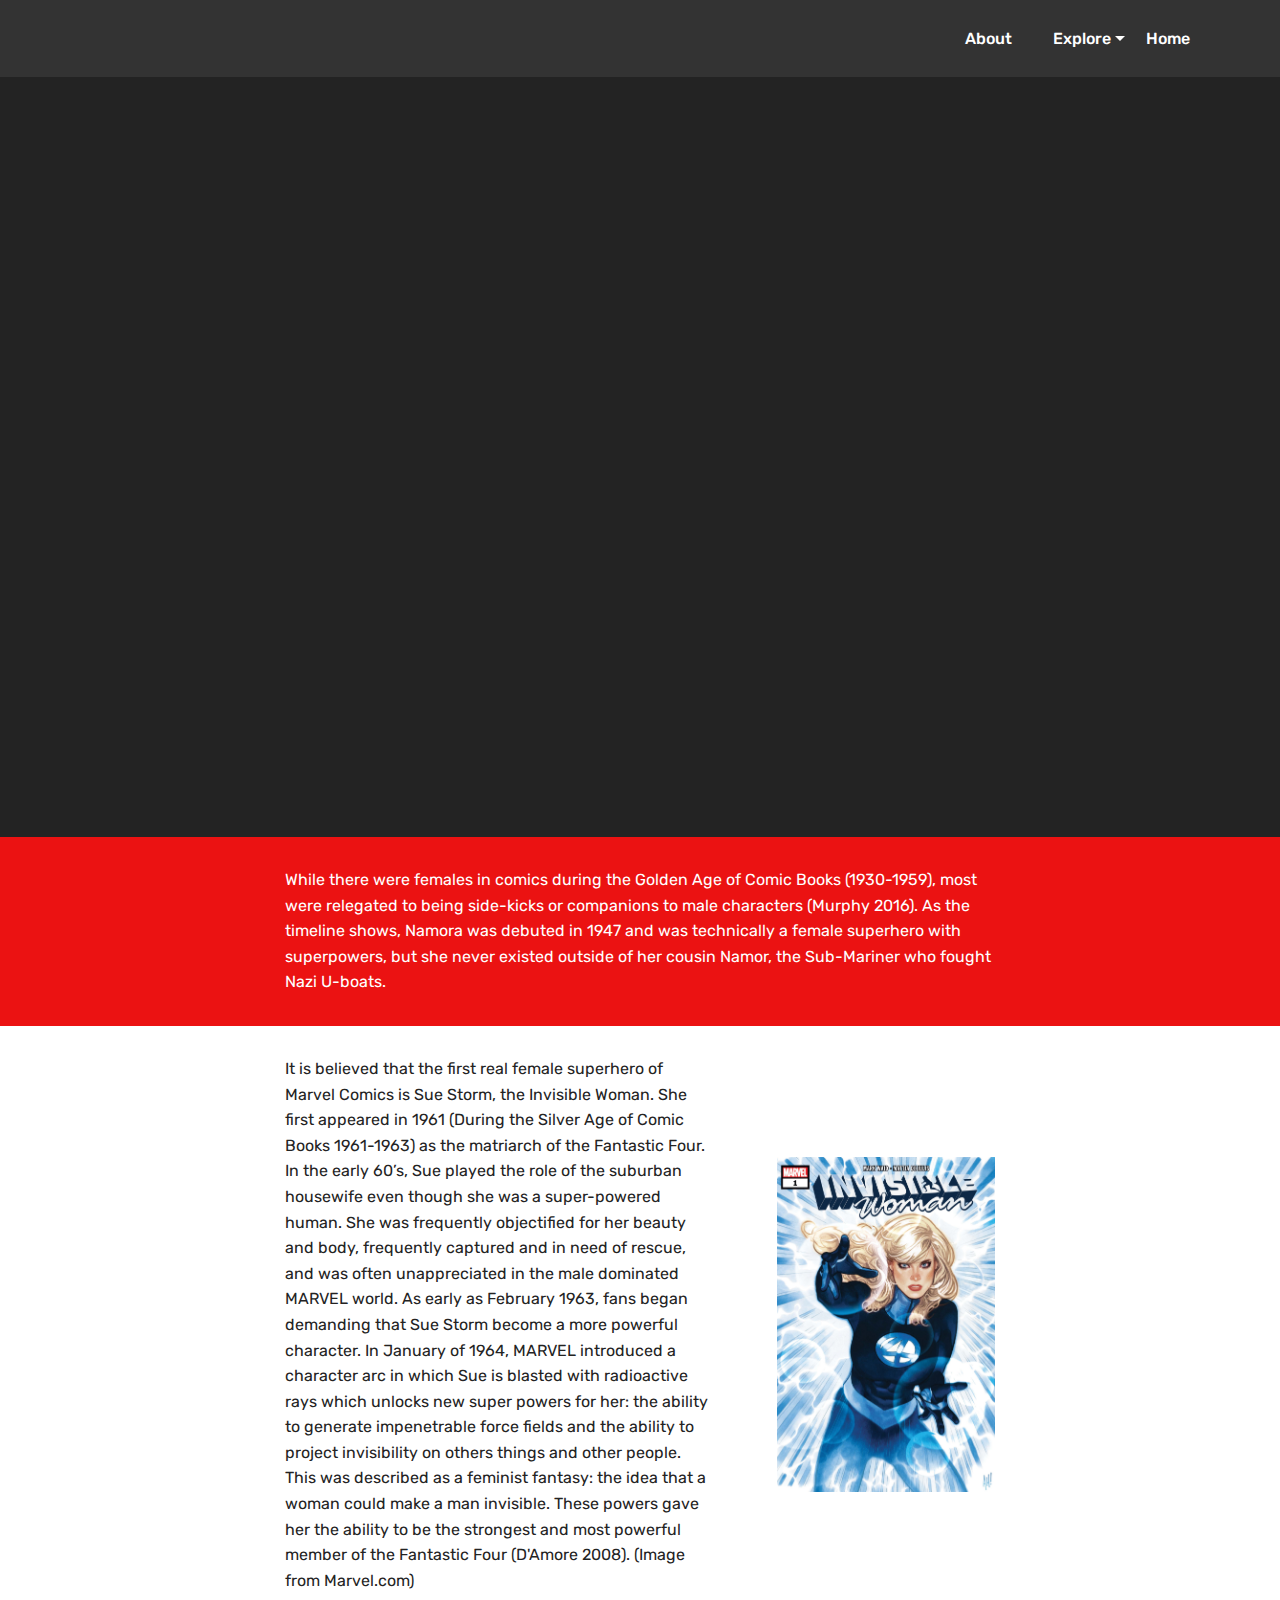
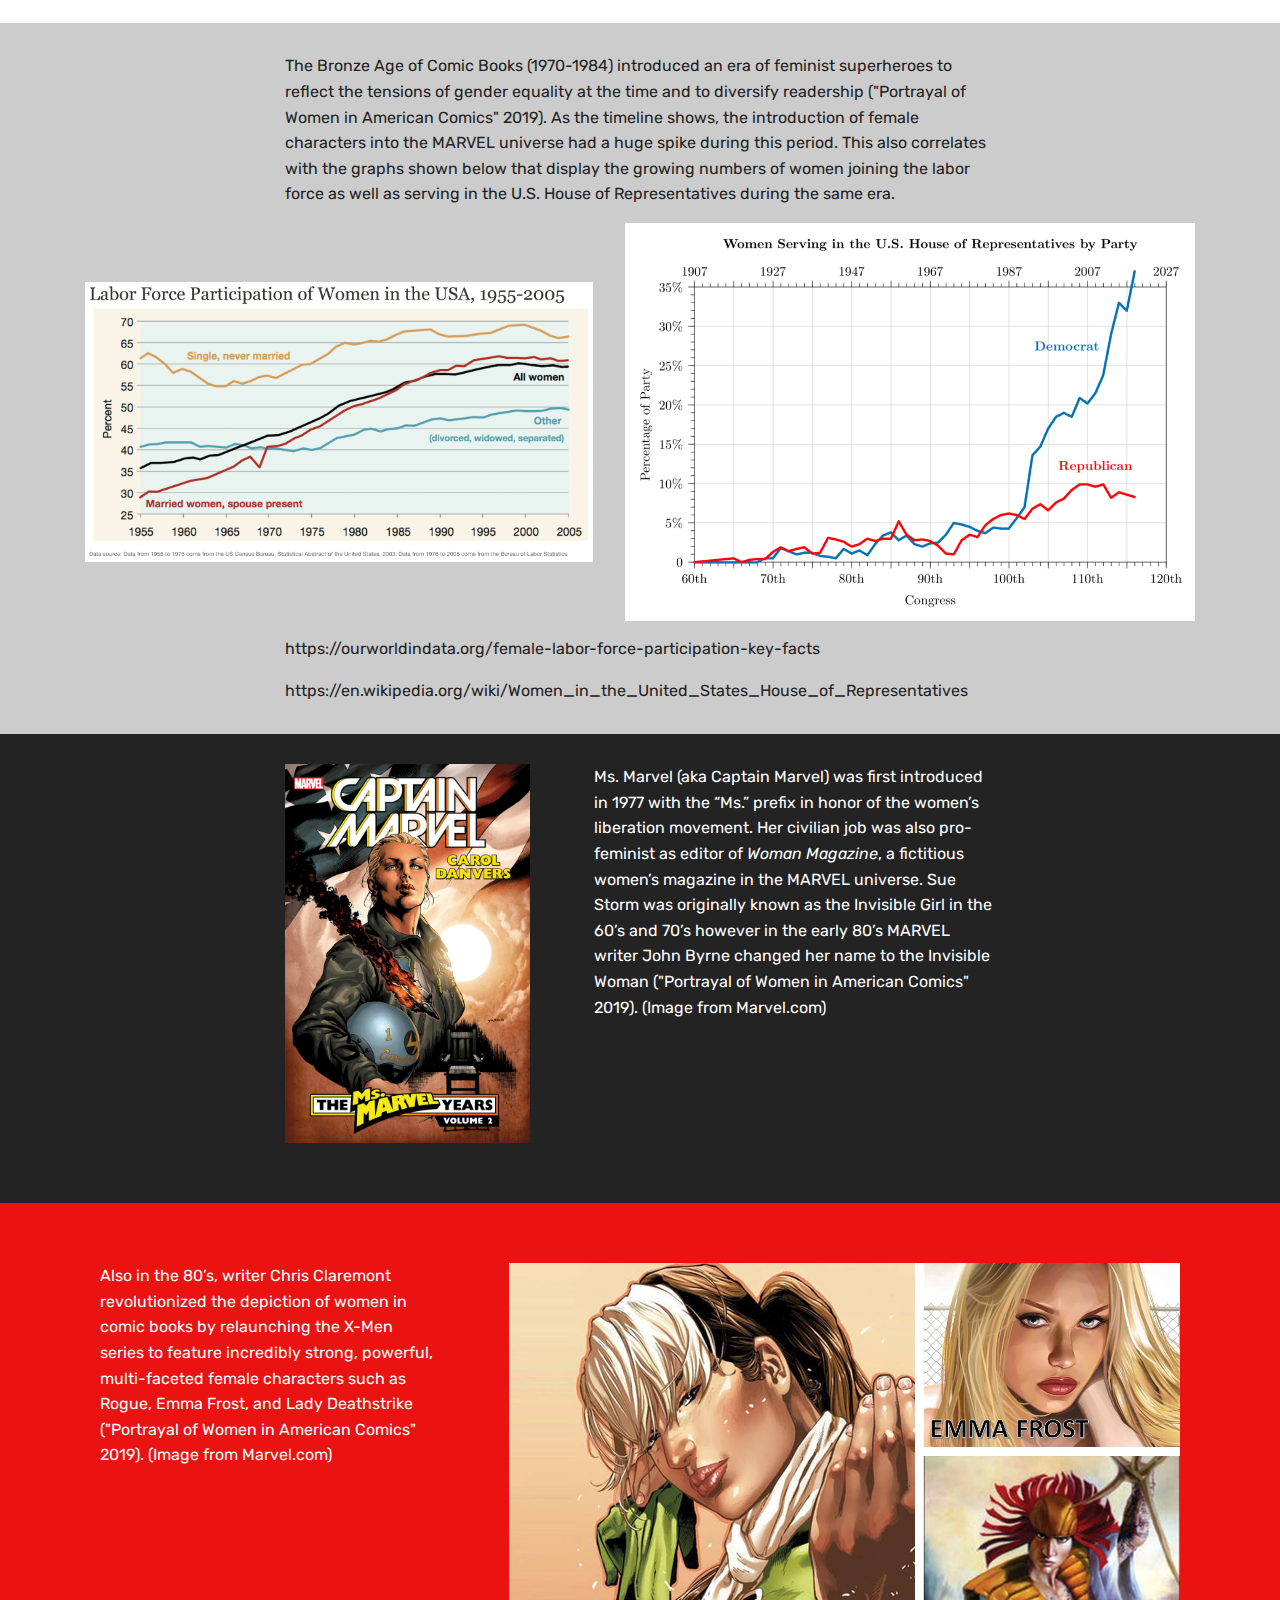
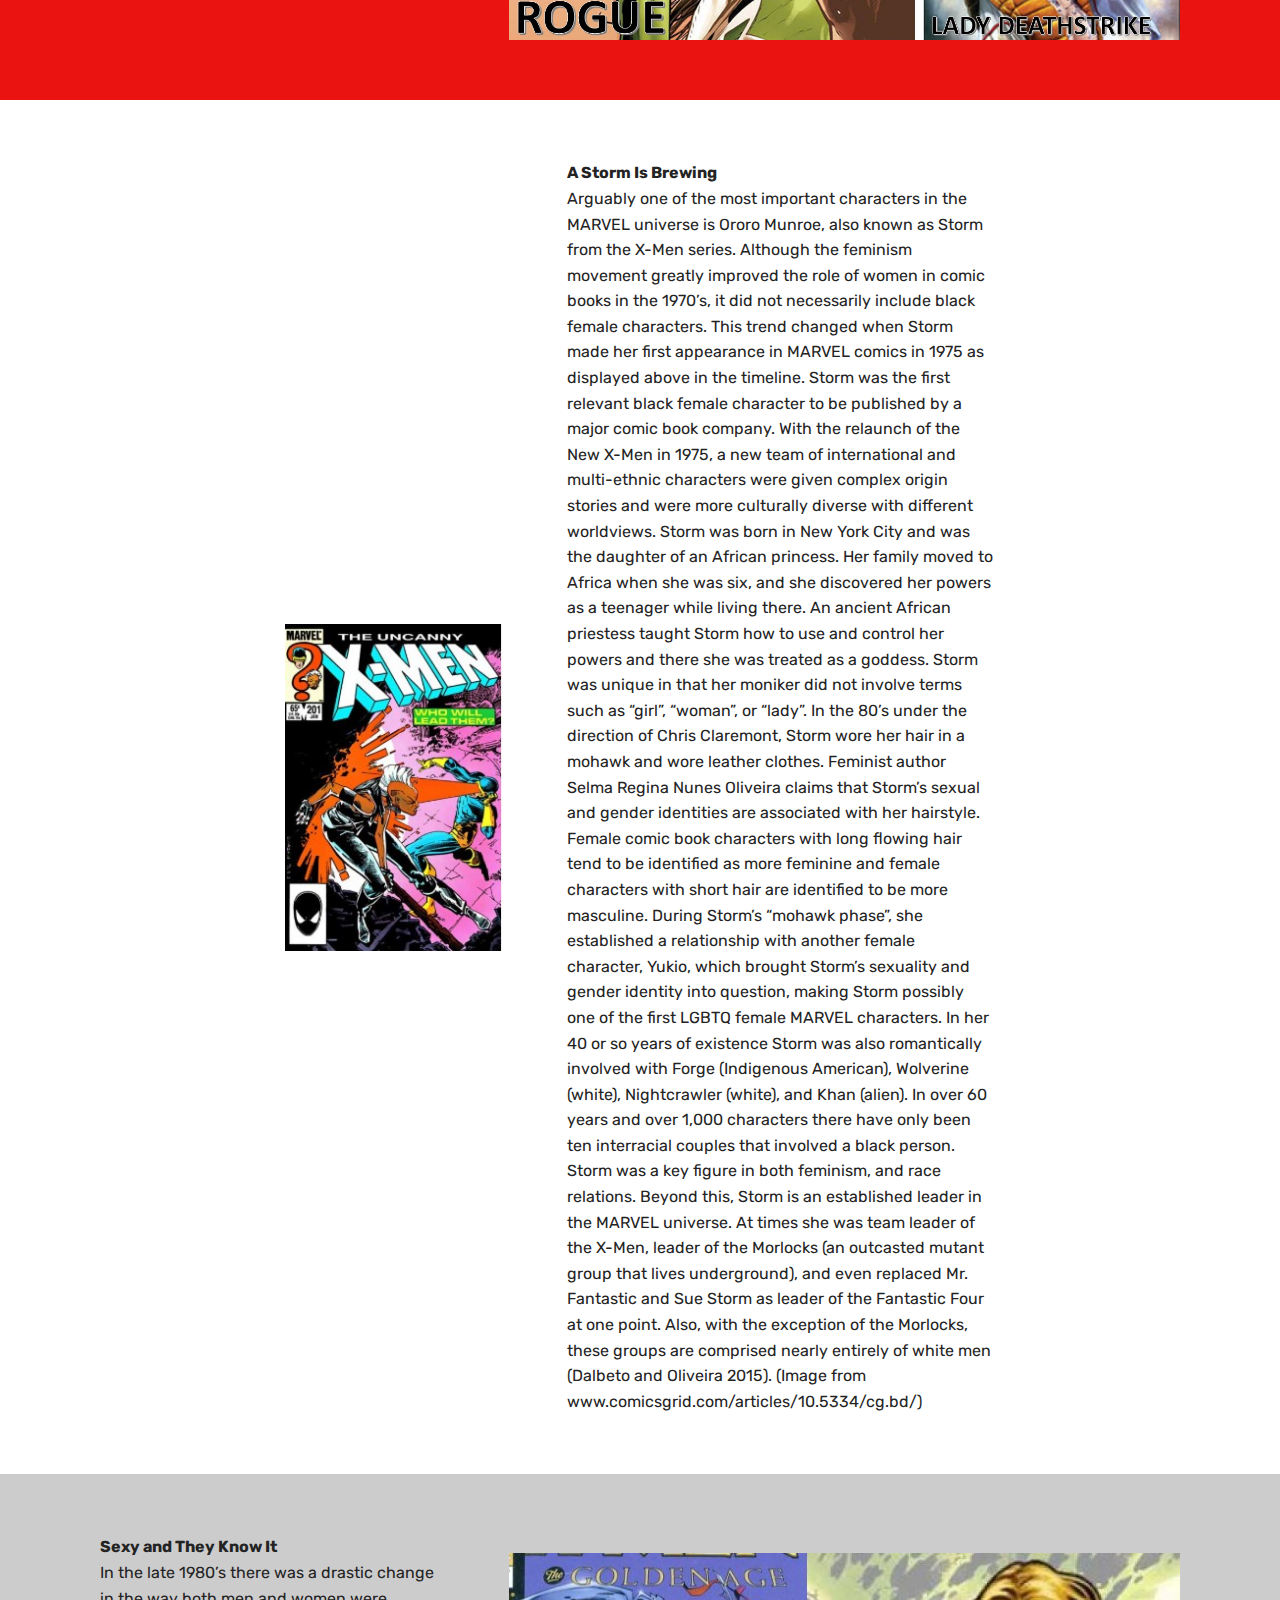
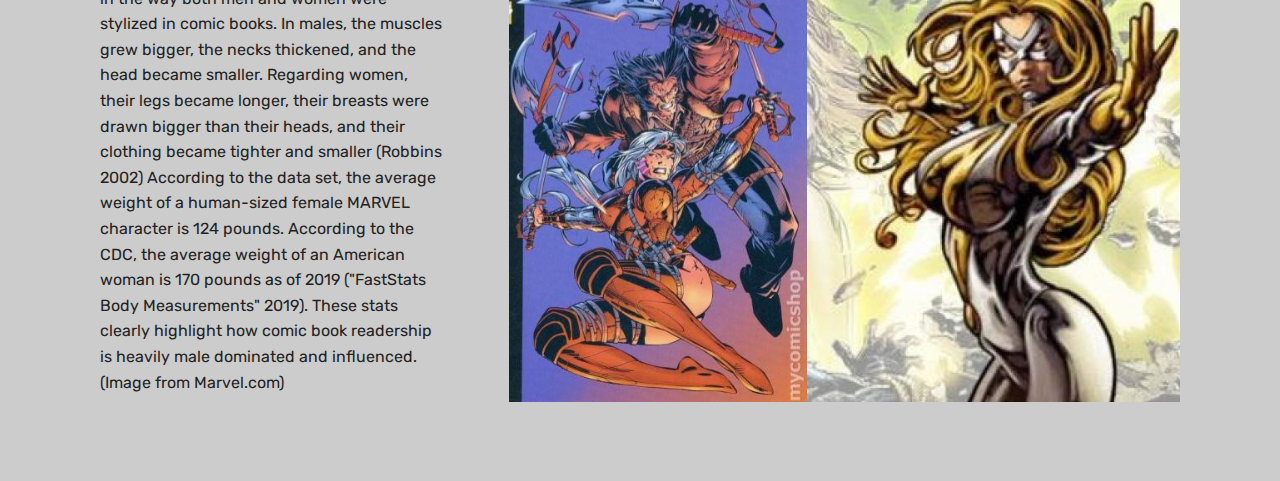
<file: page3.html>
<!DOCTYPE html>
<html  >
<head>
  <!-- Site made with Mobirise Website Builder v4.11.5, https://mobirise.com -->
  <meta charset="UTF-8">
  <meta http-equiv="X-UA-Compatible" content="IE=edge">
  <meta name="generator" content="Mobirise v4.11.5, mobirise.com">
  <meta name="viewport" content="width=device-width, initial-scale=1, minimum-scale=1">
  <link rel="shortcut icon" href="assets/images/logo2.png" type="image/x-icon">
  <meta name="description" content="Web Site Generator Description">
  
  <title>Page 3 Timeline</title>
  <link rel="stylesheet" href="assets/web/assets/mobirise-icons/mobirise-icons.css">
  <link rel="stylesheet" href="assets/bootstrap/css/bootstrap.min.css">
  <link rel="stylesheet" href="assets/bootstrap/css/bootstrap-grid.min.css">
  <link rel="stylesheet" href="assets/bootstrap/css/bootstrap-reboot.min.css">
  <link rel="stylesheet" href="assets/tether/tether.min.css">
  <link rel="stylesheet" href="assets/dropdown/css/style.css">
  <link rel="stylesheet" href="assets/theme/css/style.css">
  <link rel="preload" as="style" href="assets/mobirise/css/mbr-additional.css"><link rel="stylesheet" href="assets/mobirise/css/mbr-additional.css" type="text/css">
  
  
  
</head>
<body>
  <section class="menu cid-rHxMNOxbYp" once="menu" id="menu1-11">

    

    <nav class="navbar navbar-expand beta-menu navbar-dropdown align-items-center navbar-fixed-top navbar-toggleable-sm">
        <button class="navbar-toggler navbar-toggler-right" type="button" data-toggle="collapse" data-target="#navbarSupportedContent" aria-controls="navbarSupportedContent" aria-expanded="false" aria-label="Toggle navigation">
            <div class="hamburger">
                <span></span>
                <span></span>
                <span></span>
                <span></span>
            </div>
        </button>
        <div class="menu-logo">
            <div class="navbar-brand">
                
                
            </div>
        </div>
        <div class="collapse navbar-collapse" id="navbarSupportedContent">
            <ul class="navbar-nav nav-dropdown nav-right navbar-nav-top-padding" data-app-modern-menu="true"><li class="nav-item">
                    <a class="nav-link link text-white display-4" href="https://mobirise.co">
                        </a>
                </li>
                <li class="nav-item"><a class="nav-link link text-white display-4" href="page4.html">&nbsp; &nbsp; &nbsp;</a></li><li class="nav-item"><a class="nav-link link text-white display-4" href="page4.html">&nbsp; &nbsp; &nbsp;</a></li><li class="nav-item"><a class="nav-link link text-white display-4" href="page4.html">&nbsp; &nbsp; &nbsp;</a></li><li class="nav-item"><a class="nav-link link text-white display-4" href="page4.html">&nbsp; &nbsp; &nbsp;</a></li><li class="nav-item"><a class="nav-link link text-white display-4" href="page4.html">&nbsp; &nbsp; &nbsp;</a></li><li class="nav-item"><a class="nav-link link text-white display-4" href="page4.html">&nbsp; &nbsp; &nbsp;</a></li><li class="nav-item"><a class="nav-link link text-white display-4" href="page4.html">About &nbsp; &nbsp;&nbsp;</a></li><li class="nav-item dropdown"><a class="nav-link link text-white dropdown-toggle display-4" href="page1.html" data-toggle="dropdown-submenu" aria-expanded="true">Explore</a><div class="dropdown-menu"><a class="text-white dropdown-item display-4" href="page1.html">Map<br></a><a class="text-white dropdown-item display-4" href="page2.html" aria-expanded="false">Powers</a><a class="text-white dropdown-item display-4" href="page3.html" aria-expanded="false">Women of Marvel</a></div></li><li class="nav-item"><a class="nav-link link text-white display-4" href="Home.github.io.html">Home</a></li></ul>
            
        </div>
    </nav>
</section>

<section class="engine"><a href="https://mobirise.info/m">free website design templates</a></section><section class="cid-rIAyIgpBha" id="image3-13">

<iframe src='https://cdn.knightlab.com/libs/timeline3/latest/embed/index.html?source=1u7SWQ1R9n_PiOoRvuIO7qu0oB3eRIcg573HQ-Q71wus&font=Default&lang=en&initial_zoom=2&height=650'
width='100%' height='650' webkitallowfullscreen mozallowfullscreen allowfullscreen frameborder='0'></iframe>    


</section>

<section class="mbr-section article content1 cid-rJ8CYuuTgd" id="content1-1g">
    
     

    <div class="container">
        <div class="media-container-row">
            <div class="mbr-text col-12 mbr-fonts-style display-7 col-md-8"><p>While there were females in comics during the Golden Age of Comic Books (1930-1959), most were relegated to being side-kicks or companions to male characters (Murphy 2016). As the timeline shows, Namora was debuted in 1947 and was technically a female superhero with superpowers, but she never existed outside of her cousin Namor, the Sub-Mariner who fought Nazi U-boats.</p></div>
        </div>
    </div>
</section>

<section class="mbr-section content7 cid-rJ8DrTmarO" id="content7-1h">
          
    

    <div class="container">
        <div class="media-container-row">
            <div class="col-12 col-md-8">
                <div class="media-container-row">
                    <div class="media-content">
                        <div class="mbr-section-text">
                            <p class="mbr-text align-right mb-0 mbr-fonts-style display-7">It is believed that the first real female superhero of Marvel Comics is Sue Storm, the Invisible Woman. She first appeared in 1961 (During the Silver Age of Comic Books 1961-1963) as the matriarch of the Fantastic Four. In the early 60’s, Sue played the role of the suburban housewife even though she was a super-powered human. She was frequently objectified for her beauty and body, frequently captured and in need of rescue,  and was often unappreciated in the male dominated MARVEL world. As early as February 1963, fans began demanding that Sue Storm become a more powerful character. In January of 1964, MARVEL introduced a character arc in which Sue is blasted with radioactive rays which unlocks new super powers for her: the ability to generate impenetrable force fields and the ability to project invisibility on others things and other people. This was described as a feminist fantasy: the idea that a woman could make a man invisible. These powers gave her the ability to be the strongest and most powerful member of the Fantastic Four (D'Amore 2008). (Image from Marvel.com)</p>
                        </div>
                    </div>
                    <div class="mbr-figure" style="width: 60%;">
                     <img src="assets/images/invisible-woman.jpg" alt="Mobirise" title="">  
                    </div>
                </div>
            </div>
        </div>
    </div>
</section>

<section class="mbr-section article content1 cid-rJ8Hi0slrA" id="content1-1m">
    
     

    <div class="container">
        <div class="media-container-row">
            <div class="mbr-text col-12 mbr-fonts-style display-7 col-md-8"><p>The Bronze Age of Comic Books (1970-1984) introduced an era of feminist superheroes to reflect the tensions of gender equality at the time and to diversify readership ("Portrayal of Women in American Comics" 2019). As the timeline shows, the introduction of female characters into the MARVEL universe had a huge spike during this period. This also correlates with the graphs shown below that display the growing numbers of women joining the labor force as well as serving in the U.S. House of Representatives during the same era.</p></div>
        </div>
    </div>
</section>

<section class="cid-rJ8GHhal7S" id="image4-1l">
    <!-- Block parameters controls (Blue "Gear" panel) -->
    
    <!-- End block parameters -->
    <div class="container images-container">
            <div class="media-container-row" style="width: 100%;">
                <div class="img-item item1" style="width: 92%;">
                    <img src="assets/images/labor-force-participation-of-women-in-the-us-1955.png" alt="" title="">
                    
                </div>
                <div class="img-item">
                    <img src="assets/images/1024px-women-serving-in-the-u.s.-house-of-representatives-by-party-through-2019.png" alt="" title="">
                    
                </div>
            </div>
    </div>
</section>

<section class="mbr-section article content1 cid-rJBxkNblo6" id="content1-1x">
    
     

    <div class="container">
        <div class="media-container-row">
            <div class="mbr-text col-12 mbr-fonts-style display-7 col-md-8"><p>https://ourworldindata.org/female-labor-force-participation-key-facts</p><p>https://en.wikipedia.org/wiki/Women_in_the_United_States_House_of_Representatives</p></div>
        </div>
    </div>
</section>

<section class="mbr-section content6 cid-rJf03y6hfs" id="content6-1n">
    
     
    
    <div class="container">
        <div class="media-container-row">
            <div class="col-12 col-md-8">
                <div class="media-container-row">
                    <div class="mbr-figure" style="width: 70%;">
                      <img src="assets/images/captain-marvel.jpg" alt="Mobirise" title="">  
                    </div>
                    <div class="media-content">
                        <div class="mbr-section-text">
                            <p class="mbr-text mb-0 mbr-fonts-style display-7">Ms. Marvel (aka Captain Marvel) was first introduced in 1977 with the “Ms.” prefix in honor of the women’s liberation movement. Her civilian job was also pro-feminist as editor of <em>Woman Magazine</em>, a fictitious women’s magazine in the MARVEL universe. Sue Storm was originally known as the Invisible Girl in the 60’s and 70’s however in the early 80’s MARVEL writer John Byrne changed her name to the Invisible Woman ("Portrayal of Women in American Comics" 2019). (Image from Marvel.com)<br><br><br></p>
                        </div>
                    </div>
                </div>
            </div>
        </div>
    </div>
</section>

<section class="mbr-section content7 cid-rJf3H4oQHl" id="content7-1o">
          
    

    <div class="container">
        <div class="media-container-row">
            <div class="col-12 col-md-12">
                <div class="media-container-row">
                    <div class="media-content">
                        <div class="mbr-section-text">
                            <p class="mbr-text align-right mb-0 mbr-fonts-style display-7">Also in the 80’s, writer Chris Claremont revolutionized the depiction of women in comic books by relaunching the X-Men series&nbsp;to feature incredibly strong, powerful, multi-faceted female characters such as Rogue, Emma Frost, and Lady Deathstrike ("Portrayal of Women in American Comics" 2019). (Image from Marvel.com)<br><br></p>
                        </div>
                    </div>
                    <div class="mbr-figure" style="width: 200%;">
                     <img src="assets/images/slide1.jpg" alt="Mobirise" title="">  
                    </div>
                </div>
            </div>
        </div>
    </div>
</section>

<section class="mbr-section content6 cid-rJf55vIwN4" id="content6-1q">
    
     
    
    <div class="container">
        <div class="media-container-row">
            <div class="col-12 col-md-8">
                <div class="media-container-row">
                    <div class="mbr-figure" style="width: 60%;">
                      <img src="assets/images/storm.jpg" alt="Mobirise" title="">  
                    </div>
                    <div class="media-content">
                        <div class="mbr-section-text">
                            <p class="mbr-text mb-0 mbr-fonts-style display-7"><strong>A Storm Is Brewing
</strong><br>Arguably one of the most important characters in the MARVEL universe is Ororo Munroe, also known as Storm from the X-Men series. Although the feminism movement greatly improved the role of women in comic books in the 1970’s, it did not necessarily include black female characters. This trend changed when Storm made her first appearance in MARVEL comics in 1975 as displayed above in the timeline. Storm was the first relevant black female character to be published by a major comic book company. With the relaunch of the New X-Men in 1975, a new team of international and multi-ethnic characters were given complex origin stories and were more culturally diverse with different worldviews. Storm was born in New York City and was the daughter of an African princess. Her family moved to Africa when she was six, and she discovered her powers as a teenager while living there. An ancient African priestess taught Storm how to use and control her powers and there she was treated as a goddess. Storm was unique in that her moniker did not involve terms such as “girl”, “woman”, or “lady”. In the 80’s under the direction of Chris Claremont, Storm wore her hair in a mohawk and wore leather clothes. Feminist author Selma Regina Nunes Oliveira claims that Storm’s sexual and gender identities are associated with her hairstyle. Female comic book characters with long flowing hair tend to be identified as more feminine and female characters with short hair are identified to be more masculine. During Storm’s “mohawk phase”, she established a relationship with another female character, Yukio, which brought Storm’s sexuality and gender identity into question, making Storm possibly one of the first LGBTQ female MARVEL characters. In her 40 or so years of existence Storm was also romantically involved with Forge (Indigenous American), Wolverine (white), Nightcrawler (white), and Khan (alien). In over 60 years and over 1,000 characters there have only been ten interracial couples that involved a black person. Storm was a key figure in both feminism, and race relations. Beyond this, Storm is an established leader in the MARVEL universe. At times she was team leader of the X-Men, leader of the Morlocks (an outcasted mutant group that lives underground), and even replaced Mr. Fantastic and Sue Storm as leader of the Fantastic Four at one point. Also, with the exception of the Morlocks, these groups are comprised nearly entirely of white men (Dalbeto and Oliveira 2015). (Image from www.comicsgrid.com/articles/10.5334/cg.bd/) &nbsp;<br></p>
                        </div>
                    </div>
                </div>
            </div>
        </div>
    </div>
</section>

<section class="mbr-section content7 cid-rJfbmuc0ZL" id="content7-1t">
          
    

    <div class="container">
        <div class="media-container-row">
            <div class="col-12 col-md-12">
                <div class="media-container-row">
                    <div class="media-content">
                        <div class="mbr-section-text">
                            <p class="mbr-text align-right mb-0 mbr-fonts-style display-7"><strong>Sexy and They Know It</strong><br>In the late 1980’s there was a drastic change in the way both men and women were stylized in comic books. In males, the muscles grew bigger, the necks thickened, and the head became smaller. Regarding women, their legs became longer, their breasts were drawn bigger than their heads, and their clothing became tighter and smaller (Robbins 2002) According to the data set, the average weight of a human-sized female MARVEL character is 124 pounds. According to the CDC, the average weight of an American woman is 170 pounds as of 2019 ("FastStats Body Measurements" 2019). These stats clearly highlight how comic book readership is heavily male dominated and influenced. (Image from Marvel.com)<br><br></p>
                        </div>
                    </div>
                    <div class="mbr-figure" style="width: 200%;">
                     <img src="assets/images/moonstone-xmen-mashup-1.jpg" alt="Mobirise" title="">  
                    </div>
                </div>
            </div>
        </div>
    </div>
</section>


  <script src="assets/web/assets/jquery/jquery.min.js"></script>
  <script src="assets/popper/popper.min.js"></script>
  <script src="assets/bootstrap/js/bootstrap.min.js"></script>
  <script src="assets/tether/tether.min.js"></script>
  <script src="assets/smoothscroll/smooth-scroll.js"></script>
  <script src="assets/dropdown/js/nav-dropdown.js"></script>
  <script src="assets/dropdown/js/navbar-dropdown.js"></script>
  <script src="assets/touchswipe/jquery.touch-swipe.min.js"></script>
  <script src="assets/theme/js/script.js"></script>
  
  
</body>
</html>
</file>
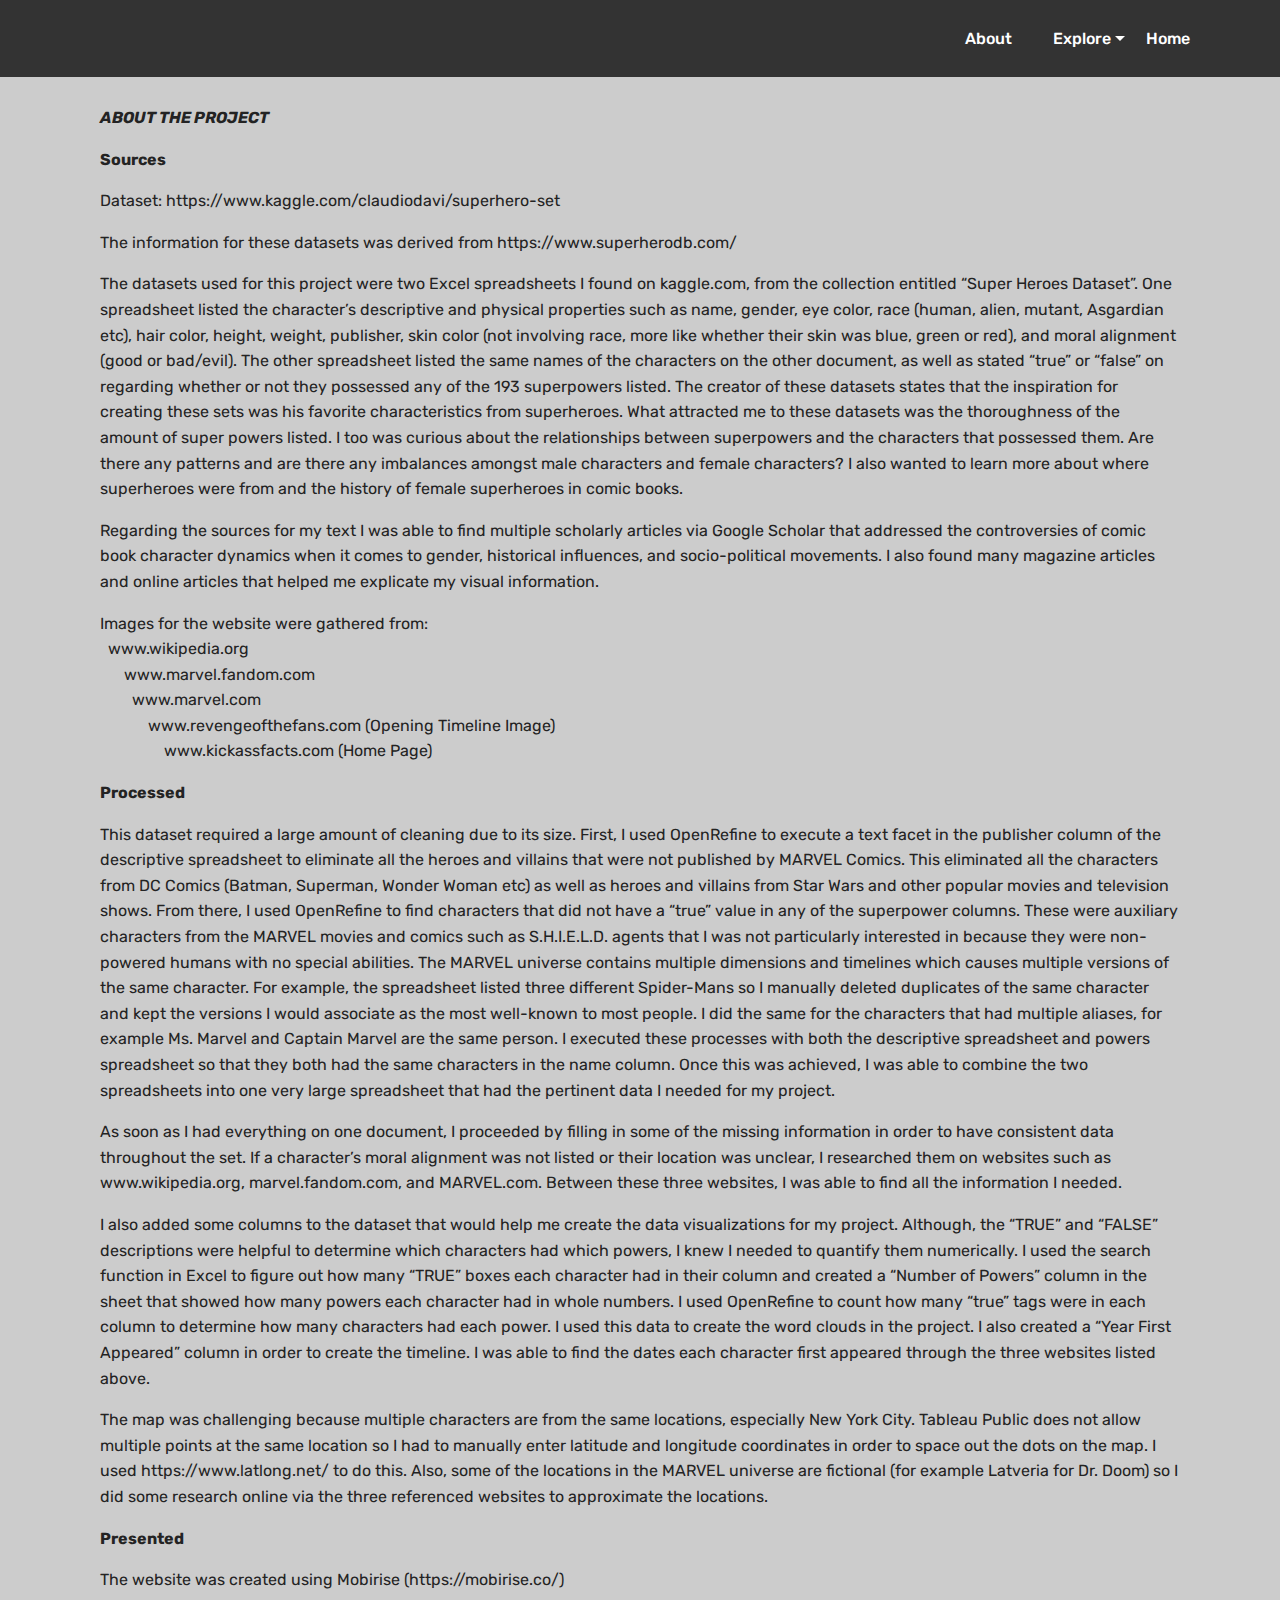
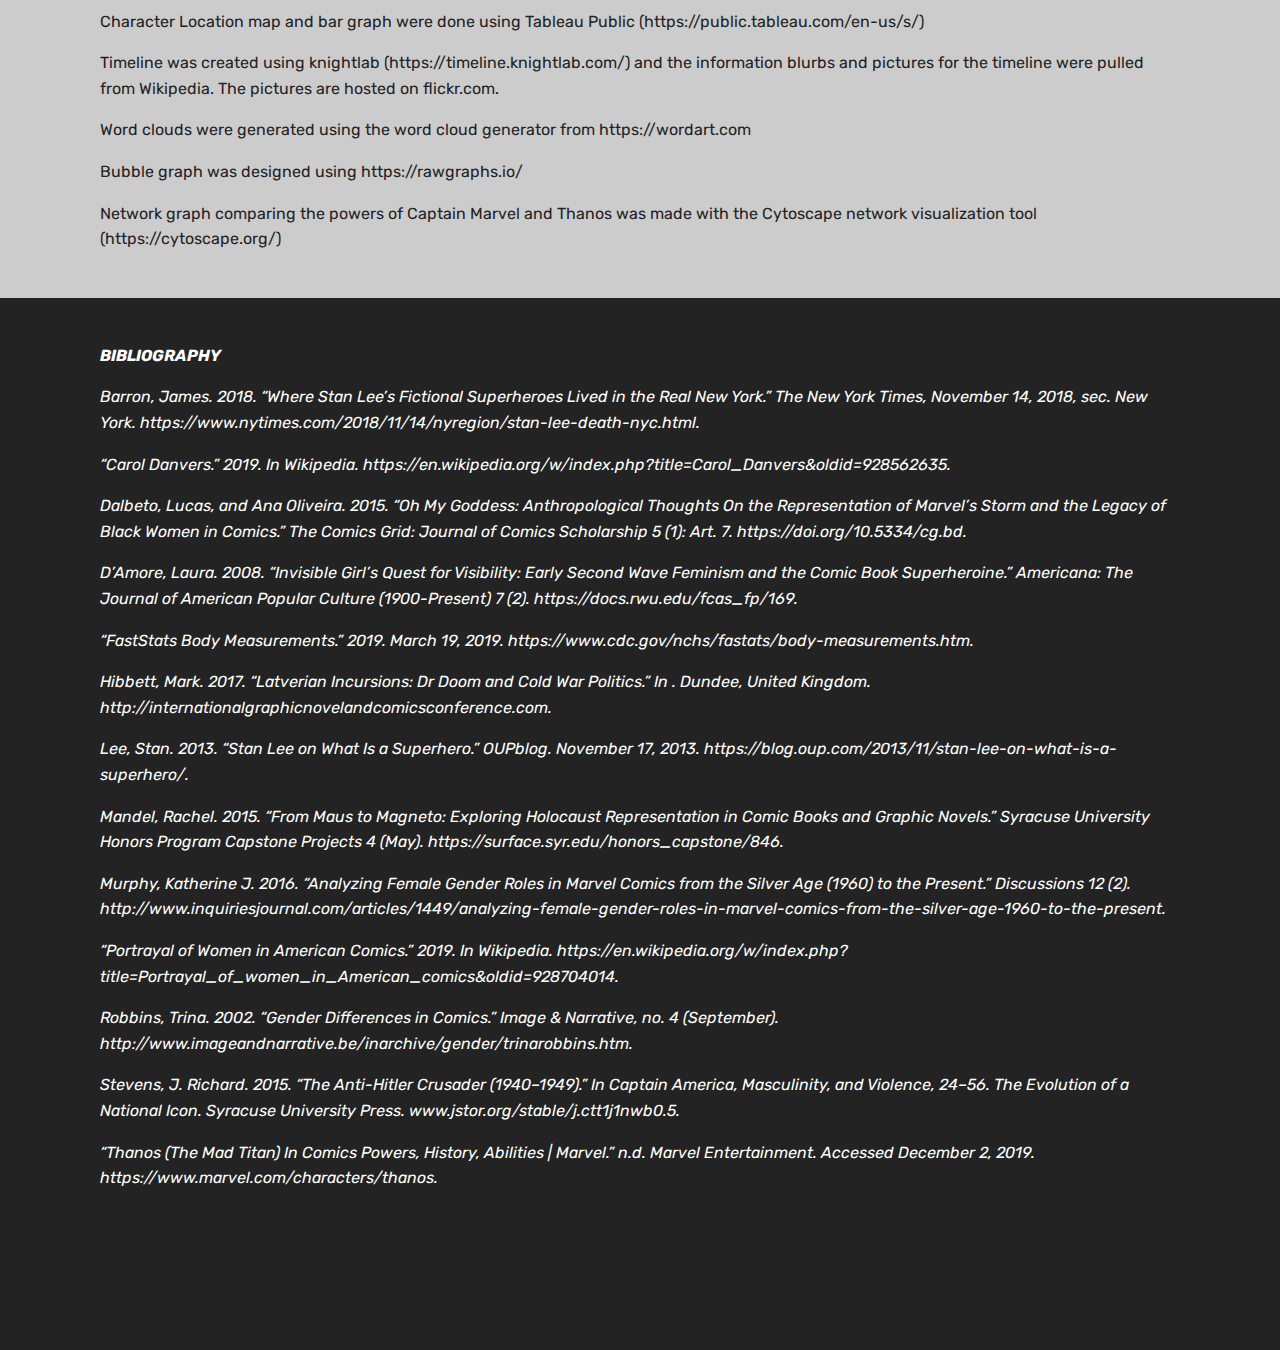
<file: page4.html>
<!DOCTYPE html>
<html  >
<head>
  <!-- Site made with Mobirise Website Builder v4.11.5, https://mobirise.com -->
  <meta charset="UTF-8">
  <meta http-equiv="X-UA-Compatible" content="IE=edge">
  <meta name="generator" content="Mobirise v4.11.5, mobirise.com">
  <meta name="viewport" content="width=device-width, initial-scale=1, minimum-scale=1">
  <link rel="shortcut icon" href="assets/images/logo2.png" type="image/x-icon">
  <meta name="description" content="Website Creator Description">
  
  <title>Page 4 About</title>
  <link rel="stylesheet" href="assets/web/assets/mobirise-icons/mobirise-icons.css">
  <link rel="stylesheet" href="assets/bootstrap/css/bootstrap.min.css">
  <link rel="stylesheet" href="assets/bootstrap/css/bootstrap-grid.min.css">
  <link rel="stylesheet" href="assets/bootstrap/css/bootstrap-reboot.min.css">
  <link rel="stylesheet" href="assets/tether/tether.min.css">
  <link rel="stylesheet" href="assets/dropdown/css/style.css">
  <link rel="stylesheet" href="assets/theme/css/style.css">
  <link rel="preload" as="style" href="assets/mobirise/css/mbr-additional.css"><link rel="stylesheet" href="assets/mobirise/css/mbr-additional.css" type="text/css">
  
  
  
</head>
<body>
  <section class="menu cid-rHxMNOxbYp" once="menu" id="menu1-12">

    

    <nav class="navbar navbar-expand beta-menu navbar-dropdown align-items-center navbar-fixed-top navbar-toggleable-sm">
        <button class="navbar-toggler navbar-toggler-right" type="button" data-toggle="collapse" data-target="#navbarSupportedContent" aria-controls="navbarSupportedContent" aria-expanded="false" aria-label="Toggle navigation">
            <div class="hamburger">
                <span></span>
                <span></span>
                <span></span>
                <span></span>
            </div>
        </button>
        <div class="menu-logo">
            <div class="navbar-brand">
                
                
            </div>
        </div>
        <div class="collapse navbar-collapse" id="navbarSupportedContent">
            <ul class="navbar-nav nav-dropdown nav-right navbar-nav-top-padding" data-app-modern-menu="true"><li class="nav-item">
                    <a class="nav-link link text-white display-4" href="https://mobirise.co">
                        </a>
                </li>
                <li class="nav-item"><a class="nav-link link text-white display-4" href="page4.html">&nbsp; &nbsp; &nbsp;</a></li><li class="nav-item"><a class="nav-link link text-white display-4" href="page4.html">&nbsp; &nbsp; &nbsp;</a></li><li class="nav-item"><a class="nav-link link text-white display-4" href="page4.html">&nbsp; &nbsp; &nbsp;</a></li><li class="nav-item"><a class="nav-link link text-white display-4" href="page4.html">&nbsp; &nbsp; &nbsp;</a></li><li class="nav-item"><a class="nav-link link text-white display-4" href="page4.html">&nbsp; &nbsp; &nbsp;</a></li><li class="nav-item"><a class="nav-link link text-white display-4" href="page4.html">&nbsp; &nbsp; &nbsp;</a></li><li class="nav-item"><a class="nav-link link text-white display-4" href="page4.html">About &nbsp; &nbsp;&nbsp;</a></li><li class="nav-item dropdown"><a class="nav-link link text-white dropdown-toggle display-4" href="page1.html" data-toggle="dropdown-submenu" aria-expanded="true">Explore</a><div class="dropdown-menu"><a class="text-white dropdown-item display-4" href="page1.html">Map<br></a><a class="text-white dropdown-item display-4" href="page2.html" aria-expanded="false">Powers</a><a class="text-white dropdown-item display-4" href="page3.html" aria-expanded="false">Women of Marvel</a></div></li><li class="nav-item"><a class="nav-link link text-white display-4" href="Home.github.io.html">Home</a></li></ul>
            
        </div>
    </nav>
</section>

<section class="engine"><a href="https://mobirise.info/m">web design templates</a></section><section class="mbr-section article content1 cid-rIAzQV4q8x" id="content1-16">
    
     

    <div class="container">
        <div class="media-container-row">
            <div class="mbr-text col-12 mbr-fonts-style display-7 col-md-12"><p><strong><em>ABOUT THE PROJECT</em></strong></p><p><strong>Sources 
</strong></p><p>
Dataset:&nbsp;<span style="font-size: 1rem;">https://www.kaggle.com/claudiodavi/superhero-set&nbsp;</span></p><p><span style="font-size: 1rem;">The information for these datasets was derived from https://www.superherodb.com/</span></p><p>
<span style="font-size: 1rem;">The datasets used for this project were two Excel spreadsheets I found on kaggle.com, from the collection entitled “Super Heroes Dataset”. One spreadsheet listed the character’s descriptive and physical properties such as name, gender, eye color, race (human, alien, mutant, Asgardian etc), hair color, height, weight, publisher, skin color (not involving race, more like whether their skin was blue, green or red), and moral alignment (good or bad/evil). The other spreadsheet listed the same names of the characters on the other document, as well as stated “true” or “false” on regarding whether or not they possessed any of the 193 superpowers listed. The creator of these datasets states that the inspiration for creating these sets was his favorite characteristics from superheroes. What attracted me to these datasets was the thoroughness of the amount of super powers listed. I too was curious about the relationships between superpowers and the characters that possessed them. Are there any patterns and are there any imbalances amongst male characters and female characters? I also wanted to learn more about where superheroes were from and the history of female superheroes in comic books.&nbsp;</span></p><p><span style="font-size: 1rem;">Regarding the sources for my text I was able to find multiple scholarly articles via Google Scholar that addressed the controversies of comic book character dynamics when it comes to gender, historical influences, and socio-political movements. I also found many magazine articles and online articles that helped me explicate my visual information.</span></p><p><span style="font-size: 1rem;">Images for the website were gathered from: &nbsp; &nbsp; &nbsp; &nbsp; &nbsp; &nbsp; &nbsp; &nbsp; &nbsp; &nbsp; &nbsp; &nbsp; &nbsp; &nbsp; &nbsp; &nbsp; &nbsp; &nbsp; &nbsp; &nbsp; &nbsp; &nbsp; &nbsp; &nbsp; &nbsp; &nbsp; &nbsp; &nbsp; &nbsp; &nbsp; &nbsp; &nbsp; &nbsp; &nbsp; &nbsp; &nbsp; &nbsp; &nbsp; &nbsp; &nbsp; &nbsp; &nbsp; &nbsp; &nbsp; &nbsp; &nbsp; &nbsp; &nbsp; &nbsp; &nbsp; &nbsp; &nbsp; &nbsp; &nbsp; &nbsp; &nbsp; &nbsp; &nbsp; &nbsp; &nbsp; &nbsp; &nbsp; &nbsp; &nbsp; &nbsp; &nbsp; &nbsp; &nbsp; &nbsp; &nbsp; &nbsp; &nbsp; &nbsp; &nbsp; &nbsp; &nbsp; &nbsp; &nbsp; &nbsp; &nbsp; &nbsp; &nbsp; &nbsp; &nbsp; &nbsp; &nbsp; &nbsp; &nbsp; &nbsp; &nbsp; &nbsp; &nbsp; &nbsp; &nbsp; &nbsp; www.wikipedia.org &nbsp; &nbsp; &nbsp; &nbsp; &nbsp; &nbsp; &nbsp; &nbsp; &nbsp; &nbsp; &nbsp; &nbsp; &nbsp; &nbsp; &nbsp; &nbsp; &nbsp; &nbsp; &nbsp; &nbsp; &nbsp; &nbsp; &nbsp; &nbsp; &nbsp; &nbsp; &nbsp; &nbsp; &nbsp; &nbsp; &nbsp; &nbsp; &nbsp; &nbsp; &nbsp; &nbsp; &nbsp; &nbsp; &nbsp; &nbsp; &nbsp; &nbsp; &nbsp; &nbsp; &nbsp; &nbsp; &nbsp; &nbsp; &nbsp; &nbsp; &nbsp; &nbsp; &nbsp; &nbsp; &nbsp; &nbsp; &nbsp; &nbsp; &nbsp; &nbsp; &nbsp; &nbsp; &nbsp; &nbsp; &nbsp; &nbsp; &nbsp; &nbsp; &nbsp; &nbsp; &nbsp; &nbsp; &nbsp; &nbsp; &nbsp; &nbsp; &nbsp; &nbsp; &nbsp; &nbsp; &nbsp; &nbsp; &nbsp; &nbsp; &nbsp; &nbsp; &nbsp; &nbsp; &nbsp; &nbsp; &nbsp; &nbsp; &nbsp; &nbsp; &nbsp; &nbsp; &nbsp; &nbsp; &nbsp; &nbsp; &nbsp; &nbsp; &nbsp; &nbsp; &nbsp; &nbsp; &nbsp; &nbsp; &nbsp; &nbsp; &nbsp; &nbsp; &nbsp; &nbsp; &nbsp; &nbsp; &nbsp; &nbsp; &nbsp; www.marvel.fandom.com &nbsp; &nbsp; &nbsp; &nbsp; &nbsp; &nbsp; &nbsp; &nbsp; &nbsp; &nbsp; &nbsp; &nbsp; &nbsp; &nbsp; &nbsp; &nbsp; &nbsp; &nbsp; &nbsp; &nbsp; &nbsp; &nbsp; &nbsp; &nbsp; &nbsp; &nbsp; &nbsp; &nbsp; &nbsp; &nbsp; &nbsp; &nbsp; &nbsp; &nbsp; &nbsp; &nbsp; &nbsp; &nbsp; &nbsp; &nbsp; &nbsp; &nbsp; &nbsp; &nbsp; &nbsp; &nbsp; &nbsp; &nbsp; &nbsp; &nbsp; &nbsp; &nbsp; &nbsp; &nbsp; &nbsp; &nbsp; &nbsp; &nbsp; &nbsp; &nbsp; &nbsp; &nbsp; &nbsp; &nbsp; &nbsp; &nbsp; &nbsp; &nbsp; &nbsp; &nbsp; &nbsp; &nbsp; &nbsp; &nbsp; &nbsp; &nbsp; &nbsp; &nbsp; &nbsp; &nbsp; &nbsp; &nbsp; &nbsp; &nbsp; &nbsp; &nbsp; &nbsp; &nbsp; &nbsp; &nbsp; &nbsp; &nbsp; &nbsp; &nbsp; &nbsp; &nbsp; &nbsp; &nbsp; &nbsp; &nbsp; &nbsp; &nbsp; &nbsp; &nbsp; &nbsp; &nbsp; &nbsp; &nbsp; &nbsp; &nbsp; &nbsp; &nbsp; www.marvel.com &nbsp; &nbsp; &nbsp; &nbsp; &nbsp; &nbsp; &nbsp; &nbsp; &nbsp; &nbsp; &nbsp; &nbsp; &nbsp; &nbsp; &nbsp; &nbsp; &nbsp; &nbsp; &nbsp; &nbsp; &nbsp; &nbsp; &nbsp; &nbsp; &nbsp; &nbsp; &nbsp; &nbsp; &nbsp; &nbsp; &nbsp; &nbsp; &nbsp; &nbsp; &nbsp; &nbsp; &nbsp; &nbsp; &nbsp; &nbsp; &nbsp; &nbsp; &nbsp; &nbsp; &nbsp; &nbsp; &nbsp; &nbsp; &nbsp; &nbsp; &nbsp; &nbsp; &nbsp; &nbsp; &nbsp; &nbsp; &nbsp; &nbsp; &nbsp; &nbsp; &nbsp; &nbsp; &nbsp; &nbsp; &nbsp; &nbsp; &nbsp; &nbsp; &nbsp; &nbsp; &nbsp; &nbsp; &nbsp; &nbsp; &nbsp; &nbsp; &nbsp; &nbsp; &nbsp; &nbsp; &nbsp; &nbsp; &nbsp; &nbsp; &nbsp; &nbsp; &nbsp; &nbsp; &nbsp; &nbsp; &nbsp; &nbsp; &nbsp; &nbsp; &nbsp; &nbsp; &nbsp; &nbsp; &nbsp; &nbsp; &nbsp; &nbsp; &nbsp; &nbsp; &nbsp; &nbsp; &nbsp; &nbsp; &nbsp; &nbsp; &nbsp; &nbsp; &nbsp; &nbsp; &nbsp; &nbsp; &nbsp; &nbsp; &nbsp; &nbsp; www.revengeofthefans.com (Opening Timeline Image) &nbsp; &nbsp; &nbsp; &nbsp; &nbsp; &nbsp; &nbsp; &nbsp; &nbsp; &nbsp; &nbsp; &nbsp; &nbsp; &nbsp; &nbsp; &nbsp; &nbsp; &nbsp; &nbsp; &nbsp; &nbsp; &nbsp; &nbsp; &nbsp; &nbsp; &nbsp; &nbsp; &nbsp; &nbsp; &nbsp; &nbsp; &nbsp; &nbsp; &nbsp; &nbsp; &nbsp; &nbsp; &nbsp; &nbsp; &nbsp; &nbsp; &nbsp; &nbsp; &nbsp; &nbsp; &nbsp; &nbsp; &nbsp; &nbsp; &nbsp; &nbsp; &nbsp; &nbsp; &nbsp; &nbsp; &nbsp; &nbsp; &nbsp; &nbsp; &nbsp; &nbsp; &nbsp; &nbsp; &nbsp; &nbsp; &nbsp; &nbsp; &nbsp; &nbsp; &nbsp; &nbsp; &nbsp; &nbsp; &nbsp; &nbsp; &nbsp; &nbsp; &nbsp; &nbsp; &nbsp; &nbsp; &nbsp; &nbsp; &nbsp; &nbsp; &nbsp; www.kickassfacts.com (Home Page) &nbsp; &nbsp; &nbsp;</span></p><p><span style="font-size: 1rem;"><strong>Processed
</strong></span></p><p><span style="font-size: 1rem;">
</span><span style="font-size: 1rem;">This dataset required a large amount of cleaning due to its size. First, I used OpenRefine to execute a text facet in the publisher column of the descriptive spreadsheet to eliminate all the heroes and villains that were not published by MARVEL Comics. This eliminated all the characters from DC Comics (Batman, Superman, Wonder Woman etc) as well as heroes and villains from Star Wars and other popular movies and television shows. From there, I used OpenRefine to find characters that did not have a “true” value in any of the superpower columns. These were auxiliary characters from the MARVEL movies and comics such as S.H.I.E.L.D. agents that I was not particularly interested in because they were non-powered humans with no special abilities. The MARVEL universe contains multiple dimensions and timelines which causes multiple versions of the same character. For example, the spreadsheet listed three different Spider-Mans so I manually deleted duplicates of the same character and kept the versions I would associate as the most well-known to most people. I did the same for the characters that had multiple aliases, for example Ms. Marvel and Captain Marvel are the same person. I executed these processes with both the descriptive spreadsheet and powers spreadsheet so that they both had the same characters in the name column. Once this was achieved, I was able to combine the two spreadsheets into one very large spreadsheet that had the pertinent data I needed for my project. &nbsp;</span></p><p><span style="font-size: 1rem;">
</span><span style="font-size: 1rem;">As soon as I had everything on one document, I proceeded by filling in some of the missing information in order to have consistent data throughout the set. If a character’s moral alignment was not listed or their location was unclear, I researched them on websites such as www.wikipedia.org, marvel.fandom.com, and MARVEL.com. Between these three websites, I was able to find all the information I needed.&nbsp;</span></p><p><span style="font-size: 1rem;">
</span><span style="font-size: 1rem;">I also added some columns to the dataset that would help me create the data visualizations for my project. Although, the “TRUE” and “FALSE” descriptions were helpful to determine which characters had which powers, I knew I needed to quantify them numerically. I used the search function in Excel to figure out how many “TRUE” boxes each character had in their column and created a “Number of Powers” column in the sheet that showed how many powers each character had in whole numbers. I used OpenRefine to count how many “true” tags were in each column to determine how many characters had each power. I used this data to create the word clouds in the project. I also created a “Year First Appeared” column in order to create the timeline. I was able to find the dates each character first appeared through the three websites listed above.&nbsp;</span></p><p><span style="font-size: 1rem;">
</span><span style="font-size: 1rem;">The map was challenging because multiple characters are from the same locations, especially New York City. Tableau Public does not allow multiple points at the same location so I had to manually enter latitude and longitude coordinates in order to space out the dots on the map. I used https://www.latlong.net/ to do this. Also, some of the locations in the MARVEL universe are fictional (for example Latveria for Dr. Doom) so I did some research online via the three referenced websites to approximate the locations.</span></p><p><span style="font-size: 1rem;"><strong>Presented</strong></span></p><p><span style="font-size: 1rem;"><strong>
</strong></span></p><p><span style="font-size: 1rem;">The website was created using Mobirise (https://mobirise.co/) </span></p><p><span style="font-size: 1rem;">Character Location map and bar graph were done using Tableau Public (https://public.tableau.com/en-us/s/)&nbsp;</span><br></p><p><span style="font-size: 1rem;">Timeline was created using knightlab (https://timeline.knightlab.com/) and the information blurbs and pictures for the timeline were pulled from Wikipedia. The pictures are hosted on flickr.com.</span></p><p><span style="font-size: 1rem;">Word clouds were generated using the word cloud generator from https://wordart.com&nbsp;</span></p><p><span style="font-size: 1rem;">Bubble graph was designed using https://rawgraphs.io/&nbsp;</span></p><p><span style="font-size: 1rem;">Network graph comparing the powers of Captain Marvel and Thanos was made with the Cytoscape network visualization tool (https://cytoscape.org/)</span></p></div>
        </div>
    </div>
</section>

<section class="mbr-section article content1 cid-rIAAfMl2m6" id="content1-17">
    
     

    <div class="container">
        <div class="media-container-row">
            <div class="mbr-text col-12 mbr-fonts-style display-7 col-md-12"><p><em><strong>BIBLIOGRAPHY</strong></em></p><p><em>Barron, James. 2018. “Where Stan Lee’s Fictional Superheroes Lived in the Real New York.” The New York Times, November 14, 2018, sec. New York. https://www.nytimes.com/2018/11/14/nyregion/stan-lee-death-nyc.html.
</em></p><p><em>“Carol Danvers.” 2019. In Wikipedia. https://en.wikipedia.org/w/index.php?title=Carol_Danvers&amp;oldid=928562635.
</em></p><p><em>Dalbeto, Lucas, and Ana Oliveira. 2015. “Oh My Goddess: Anthropological Thoughts On the Representation of Marvel’s Storm and the Legacy of Black Women in Comics.” The Comics Grid: Journal of Comics Scholarship 5 (1): Art. 7. https://doi.org/10.5334/cg.bd.
</em></p><p><em>D’Amore, Laura. 2008. “Invisible Girl’s Quest for Visibility: Early Second Wave Feminism and the Comic Book Superheroine.” Americana: The Journal of American Popular Culture (1900-Present) 7 (2). https://docs.rwu.edu/fcas_fp/169.
</em></p><p><em>“FastStats Body Measurements.” 2019. March 19, 2019. https://www.cdc.gov/nchs/fastats/body-measurements.htm.
</em></p><p><em>Hibbett, Mark. 2017. “Latverian Incursions: Dr Doom and Cold War Politics.” In . Dundee, United Kingdom. http://internationalgraphicnovelandcomicsconference.com.
</em></p><p><em>Lee, Stan. 2013. “Stan Lee on What Is a Superhero.” OUPblog. November 17, 2013. https://blog.oup.com/2013/11/stan-lee-on-what-is-a-superhero/.
</em></p><p><em>Mandel, Rachel. 2015. “From Maus to Magneto: Exploring Holocaust Representation in Comic Books and Graphic Novels.” Syracuse University Honors Program Capstone Projects 4 (May). https://surface.syr.edu/honors_capstone/846.
</em></p><p><em>Murphy, Katherine J. 2016. “Analyzing Female Gender Roles in Marvel Comics from the Silver Age (1960) to the Present.” Discussions 12 (2). http://www.inquiriesjournal.com/articles/1449/analyzing-female-gender-roles-in-marvel-comics-from-the-silver-age-1960-to-the-present.
</em></p><p><em>“Portrayal of Women in American Comics.” 2019. In Wikipedia. https://en.wikipedia.org/w/index.php?title=Portrayal_of_women_in_American_comics&amp;oldid=928704014.
</em></p><p><em>Robbins, Trina. 2002. “Gender Differences in Comics.” Image &amp; Narrative, no. 4 (September). http://www.imageandnarrative.be/inarchive/gender/trinarobbins.htm.
</em></p><p><em>Stevens, J. Richard. 2015. “The Anti-Hitler Crusader (1940–1949).” In Captain America, Masculinity, and Violence, 24–56. The Evolution of a National Icon. Syracuse University Press. www.jstor.org/stable/j.ctt1j1nwb0.5.
</em></p><p><em>“Thanos (The Mad Titan) In Comics Powers, History, Abilities | Marvel.” n.d. Marvel Entertainment. Accessed December 2, 2019. https://www.marvel.com/characters/thanos.
</em></p><p><em><strong><br></strong></em></p><p><em><strong><br></strong></em></p></div>
        </div>
    </div>
</section>


  <script src="assets/web/assets/jquery/jquery.min.js"></script>
  <script src="assets/popper/popper.min.js"></script>
  <script src="assets/bootstrap/js/bootstrap.min.js"></script>
  <script src="assets/tether/tether.min.js"></script>
  <script src="assets/smoothscroll/smooth-scroll.js"></script>
  <script src="assets/dropdown/js/nav-dropdown.js"></script>
  <script src="assets/dropdown/js/navbar-dropdown.js"></script>
  <script src="assets/touchswipe/jquery.touch-swipe.min.js"></script>
  <script src="assets/theme/js/script.js"></script>
  
  
</body>
</html>
</file>
<file: assets/web/assets/mobirise-icons/mobirise-icons.css>
@font-face {
  font-family: 'MobiriseIcons';
  src:  url('mobirise-icons.eot?spat4u');
  src:  url('mobirise-icons.eot?spat4u#iefix') format('embedded-opentype'),
    url('mobirise-icons.ttf?spat4u') format('truetype'),
    url('mobirise-icons.woff?spat4u') format('woff'),
    url('mobirise-icons.svg?spat4u#MobiriseIcons') format('svg');
  font-weight: normal;
  font-style: normal;
  font-display: swap;
}

[class^="mbri-"], [class*=" mbri-"] {
  /* use !important to prevent issues with browser extensions that change fonts */
  font-family: MobiriseIcons !important;
  speak: none;
  font-style: normal;
  font-weight: normal;
  font-variant: normal;
  text-transform: none;
  line-height: 1;

  /* Better Font Rendering =========== */
  -webkit-font-smoothing: antialiased;
  -moz-osx-font-smoothing: grayscale;
}

.mbri-add-submenu:before {
  content: "\e900";
}
.mbri-alert:before {
  content: "\e901";
}
.mbri-align-center:before {
  content: "\e902";
}
.mbri-align-justify:before {
  content: "\e903";
}
.mbri-align-left:before {
  content: "\e904";
}
.mbri-align-right:before {
  content: "\e905";
}
.mbri-android:before {
  content: "\e906";
}
.mbri-apple:before {
  content: "\e907";
}
.mbri-arrow-down:before {
  content: "\e908";
}
.mbri-arrow-next:before {
  content: "\e909";
}
.mbri-arrow-prev:before {
  content: "\e90a";
}
.mbri-arrow-up:before {
  content: "\e90b";
}
.mbri-bold:before {
  content: "\e90c";
}
.mbri-bookmark:before {
  content: "\e90d";
}
.mbri-bootstrap:before {
  content: "\e90e";
}
.mbri-briefcase:before {
  content: "\e90f";
}
.mbri-browse:before {
  content: "\e910";
}
.mbri-bulleted-list:before {
  content: "\e911";
}
.mbri-calendar:before {
  content: "\e912";
}
.mbri-camera:before {
  content: "\e913";
}
.mbri-cart-add:before {
  content: "\e914";
}
.mbri-cart-full:before {
  content: "\e915";
}
.mbri-cash:before {
  content: "\e916";
}
.mbri-change-style:before {
  content: "\e917";
}
.mbri-chat:before {
  content: "\e918";
}
.mbri-clock:before {
  content: "\e919";
}
.mbri-close:before {
  content: "\e91a";
}
.mbri-cloud:before {
  content: "\e91b";
}
.mbri-code:before {
  content: "\e91c";
}
.mbri-contact-form:before {
  content: "\e91d";
}
.mbri-credit-card:before {
  content: "\e91e";
}
.mbri-cursor-click:before {
  content: "\e91f";
}
.mbri-cust-feedback:before {
  content: "\e920";
}
.mbri-database:before {
  content: "\e921";
}
.mbri-delivery:before {
  content: "\e922";
}
.mbri-desktop:before {
  content: "\e923";
}
.mbri-devices:before {
  content: "\e924";
}
.mbri-down:before {
  content: "\e925";
}
.mbri-download:before {
  content: "\e989";
}
.mbri-drag-n-drop:before {
  content: "\e927";
}
.mbri-drag-n-drop2:before {
  content: "\e928";
}
.mbri-edit:before {
  content: "\e929";
}
.mbri-edit2:before {
  content: "\e92a";
}
.mbri-error:before {
  content: "\e92b";
}
.mbri-extension:before {
  content: "\e92c";
}
.mbri-features:before {
  content: "\e92d";
}
.mbri-file:before {
  content: "\e92e";
}
.mbri-flag:before {
  content: "\e92f";
}
.mbri-folder:before {
  content: "\e930";
}
.mbri-gift:before {
  content: "\e931";
}
.mbri-github:before {
  content: "\e932";
}
.mbri-globe:before {
  content: "\e933";
}
.mbri-globe-2:before {
  content: "\e934";
}
.mbri-growing-chart:before {
  content: "\e935";
}
.mbri-hearth:before {
  content: "\e936";
}
.mbri-help:before {
  content: "\e937";
}
.mbri-home:before {
  content: "\e938";
}
.mbri-hot-cup:before {
  content: "\e939";
}
.mbri-idea:before {
  content: "\e93a";
}
.mbri-image-gallery:before {
  content: "\e93b";
}
.mbri-image-slider:before {
  content: "\e93c";
}
.mbri-info:before {
  content: "\e93d";
}
.mbri-italic:before {
  content: "\e93e";
}
.mbri-key:before {
  content: "\e93f";
}
.mbri-laptop:before {
  content: "\e940";
}
.mbri-layers:before {
  content: "\e941";
}
.mbri-left-right:before {
  content: "\e942";
}
.mbri-left:before {
  content: "\e943";
}
.mbri-letter:before {
  content: "\e944";
}
.mbri-like:before {
  content: "\e945";
}
.mbri-link:before {
  content: "\e946";
}
.mbri-lock:before {
  content: "\e947";
}
.mbri-login:before {
  content: "\e948";
}
.mbri-logout:before {
  content: "\e949";
}
.mbri-magic-stick:before {
  content: "\e94a";
}
.mbri-map-pin:before {
  content: "\e94b";
}
.mbri-menu:before {
  content: "\e94c";
}
.mbri-mobile:before {
  content: "\e94d";
}
.mbri-mobile2:before {
  content: "\e94e";
}
.mbri-mobirise:before {
  content: "\e94f";
}
.mbri-more-horizontal:before {
  content: "\e950";
}
.mbri-more-vertical:before {
  content: "\e951";
}
.mbri-music:before {
  content: "\e952";
}
.mbri-new-file:before {
  content: "\e953";
}
.mbri-numbered-list:before {
  content: "\e954";
}
.mbri-opened-folder:before {
  content: "\e955";
}
.mbri-pages:before {
  content: "\e956";
}
.mbri-paper-plane:before {
  content: "\e957";
}
.mbri-paperclip:before {
  content: "\e958";
}
.mbri-photo:before {
  content: "\e959";
}
.mbri-photos:before {
  content: "\e95a";
}
.mbri-pin:before {
  content: "\e95b";
}
.mbri-play:before {
  content: "\e95c";
}
.mbri-plus:before {
  content: "\e95d";
}
.mbri-preview:before {
  content: "\e95e";
}
.mbri-print:before {
  content: "\e95f";
}
.mbri-protect:before {
  content: "\e960";
}
.mbri-question:before {
  content: "\e961";
}
.mbri-quote-left:before {
  content: "\e962";
}
.mbri-quote-right:before {
  content: "\e963";
}
.mbri-refresh:before {
  content: "\e964";
}
.mbri-responsive:before {
  content: "\e965";
}
.mbri-right:before {
  content: "\e966";
}
.mbri-rocket:before {
  content: "\e967";
}
.mbri-sad-face:before {
  content: "\e968";
}
.mbri-sale:before {
  content: "\e969";
}
.mbri-save:before {
  content: "\e96a";
}
.mbri-search:before {
  content: "\e96b";
}
.mbri-setting:before {
  content: "\e96c";
}
.mbri-setting2:before {
  content: "\e96d";
}
.mbri-setting3:before {
  content: "\e96e";
}
.mbri-share:before {
  content: "\e96f";
}
.mbri-shopping-bag:before {
  content: "\e970";
}
.mbri-shopping-basket:before {
  content: "\e971";
}
.mbri-shopping-cart:before {
  content: "\e972";
}
.mbri-sites:before {
  content: "\e973";
}
.mbri-smile-face:before {
  content: "\e974";
}
.mbri-speed:before {
  content: "\e975";
}
.mbri-star:before {
  content: "\e976";
}
.mbri-success:before {
  content: "\e977";
}
.mbri-sun:before {
  content: "\e978";
}
.mbri-sun2:before {
  content: "\e979";
}
.mbri-tablet:before {
  content: "\e97a";
}
.mbri-tablet-vertical:before {
  content: "\e97b";
}
.mbri-target:before {
  content: "\e97c";
}
.mbri-timer:before {
  content: "\e97d";
}
.mbri-to-ftp:before {
  content: "\e97e";
}
.mbri-to-local-drive:before {
  content: "\e97f";
}
.mbri-touch-swipe:before {
  content: "\e980";
}
.mbri-touch:before {
  content: "\e981";
}
.mbri-trash:before {
  content: "\e982";
}
.mbri-underline:before {
  content: "\e983";
}
.mbri-unlink:before {
  content: "\e984";
}
.mbri-unlock:before {
  content: "\e985";
}
.mbri-up-down:before {
  content: "\e986";
}
.mbri-up:before {
  content: "\e987";
}
.mbri-update:before {
  content: "\e988";
}
.mbri-upload:before {
 content: "\e926"; 
}
.mbri-user:before {
  content: "\e98a";
}
.mbri-user2:before {
  content: "\e98b";
}
.mbri-users:before {
  content: "\e98c";
}
.mbri-video:before {
  content: "\e98d";
}
.mbri-video-play:before {
  content: "\e98e";
}
.mbri-watch:before {
  content: "\e98f";
}
.mbri-website-theme:before {
  content: "\e990";
}
.mbri-wifi:before {
  content: "\e991";
}
.mbri-windows:before {
  content: "\e992";
}
.mbri-zoom-out:before {
  content: "\e993";
}
.mbri-redo:before {
  content: "\e994";
}
.mbri-undo:before {
  content: "\e995";
}
</file>
<file: assets/dropdown/css/style.css>
.navbar-dropdown {
  left: 0;
  padding: 0;
  position: absolute;
  right: 0;
  top: 0;
  transition: all 0.45s ease;
  z-index: 1030;
  background: #282828; }
  .navbar-dropdown .navbar-logo {
    margin-right: 0.8rem;
    transition: margin 0.3s ease-in-out;
    vertical-align: middle; }
    .navbar-dropdown .navbar-logo img {
      height: 3.125rem;
      transition: all 0.3s ease-in-out; }
    .navbar-dropdown .navbar-logo.mbr-iconfont {
      font-size: 3.125rem;
      line-height: 3.125rem; }
  .navbar-dropdown .navbar-caption {
    font-weight: 700;
    white-space: normal;
    vertical-align: -4px;
    line-height: 3.125rem !important; }
    .navbar-dropdown .navbar-caption, .navbar-dropdown .navbar-caption:hover {
      color: inherit;
      text-decoration: none; }
  .navbar-dropdown .mbr-iconfont + .navbar-caption {
    vertical-align: -1px; }
  .navbar-dropdown.navbar-fixed-top {
    position: fixed; }
  .navbar-dropdown .navbar-brand span {
    vertical-align: -4px; }
  .navbar-dropdown.bg-color.transparent {
    background: none; }
  .navbar-dropdown.navbar-short .navbar-brand {
    padding: 0.625rem 0; }
    .navbar-dropdown.navbar-short .navbar-brand span {
      vertical-align: -1px; }
  .navbar-dropdown.navbar-short .navbar-caption {
    line-height: 2.375rem !important;
    vertical-align: -2px; }
  .navbar-dropdown.navbar-short .navbar-logo {
    margin-right: 0.5rem; }
    .navbar-dropdown.navbar-short .navbar-logo img {
      height: 2.375rem; }
    .navbar-dropdown.navbar-short .navbar-logo.mbr-iconfont {
      font-size: 2.375rem;
      line-height: 2.375rem; }
  .navbar-dropdown.navbar-short .mbr-table-cell {
    height: 3.625rem; }
  .navbar-dropdown .navbar-close {
    left: 0.6875rem;
    position: fixed;
    top: 0.75rem;
    z-index: 1000; }
  .navbar-dropdown .hamburger-icon {
    content: "";
    display: inline-block;
    vertical-align: middle;
    width: 16px;
    -webkit-box-shadow: 0 -6px 0 1px #282828,0 0 0 1px #282828,0 6px 0 1px #282828;
    -moz-box-shadow: 0 -6px 0 1px #282828,0 0 0 1px #282828,0 6px 0 1px #282828;
    box-shadow: 0 -6px 0 1px #282828,0 0 0 1px #282828,0 6px 0 1px #282828; }

.dropdown-menu .dropdown-toggle[data-toggle="dropdown-submenu"]::after {
  border-bottom: 0.35em solid transparent;
  border-left: 0.35em solid;
  border-right: 0;
  border-top: 0.35em solid transparent;
  margin-left: 0.3rem; }

.dropdown-menu .dropdown-item:focus {
  outline: 0; }

.nav-dropdown {
  font-size: 0.75rem;
  font-weight: 500;
  height: auto !important; }
  .nav-dropdown .nav-btn {
    padding-left: 1rem; }
  .nav-dropdown .link {
    margin: .667em 1.667em;
    font-weight: 500;
    padding: 0;
    transition: color .2s ease-in-out; }
    .nav-dropdown .link.dropdown-toggle {
      margin-right: 2.583em; }
      .nav-dropdown .link.dropdown-toggle::after {
        margin-left: .25rem;
        border-top: 0.35em solid;
        border-right: 0.35em solid transparent;
        border-left: 0.35em solid transparent;
        border-bottom: 0; }
      .nav-dropdown .link.dropdown-toggle[aria-expanded="true"] {
        margin: 0;
        padding: 0.667em 3.263em  0.667em 1.667em; }
  .nav-dropdown .link::after,
  .nav-dropdown .dropdown-item::after {
    color: inherit; }
  .nav-dropdown .btn {
    font-size: 0.75rem;
    font-weight: 700;
    letter-spacing: 0;
    margin-bottom: 0;
    padding-left: 1.25rem;
    padding-right: 1.25rem; }
  .nav-dropdown .dropdown-menu {
    border-radius: 0;
    border: 0;
    left: 0;
    margin: 0;
    padding-bottom: 1.25rem;
    padding-top: 1.25rem;
    position: relative; }
  .nav-dropdown .dropdown-submenu {
    margin-left: 0.125rem;
    top: 0; }
  .nav-dropdown .dropdown-item {
    font-weight: 500;
    line-height: 2;
    padding: 0.3846em 4.615em 0.3846em 1.5385em;
    position: relative;
    transition: color .2s ease-in-out, background-color .2s ease-in-out; }
    .nav-dropdown .dropdown-item::after {
      margin-top: -0.3077em;
      position: absolute;
      right: 1.1538em;
      top: 50%; }
    .nav-dropdown .dropdown-item:focus, .nav-dropdown .dropdown-item:hover {
      background: none; }

@media (max-width: 767px) {
  .nav-dropdown.navbar-toggleable-sm {
    bottom: 0;
    display: none;
    left: 0;
    overflow-x: hidden;
    position: fixed;
    top: 0;
    transform: translateX(-100%);
    -ms-transform: translateX(-100%);
    -webkit-transform: translateX(-100%);
    width: 18.75rem;
    z-index: 999; } }
.nav-dropdown.navbar-toggleable-xl {
  bottom: 0;
  display: none;
  left: 0;
  overflow-x: hidden;
  position: fixed;
  top: 0;
  transform: translateX(-100%);
  -ms-transform: translateX(-100%);
  -webkit-transform: translateX(-100%);
  width: 18.75rem;
  z-index: 999; }

.nav-dropdown-sm {
  display: block !important;
  overflow-x: hidden;
  overflow: auto;
  padding-top: 3.875rem; }
  .nav-dropdown-sm::after {
    content: "";
    display: block;
    height: 3rem;
    width: 100%; }
  .nav-dropdown-sm.collapse.in ~ .navbar-close {
    display: block !important; }
  .nav-dropdown-sm.collapsing, .nav-dropdown-sm.collapse.in {
    transform: translateX(0);
    -ms-transform: translateX(0);
    -webkit-transform: translateX(0);
    transition: all 0.25s ease-out;
    -webkit-transition: all 0.25s ease-out;
    background: #282828; }
  .nav-dropdown-sm.collapsing[aria-expanded="false"] {
    transform: translateX(-100%);
    -ms-transform: translateX(-100%);
    -webkit-transform: translateX(-100%); }
  .nav-dropdown-sm .nav-item {
    display: block;
    margin-left: 0 !important;
    padding-left: 0; }
  .nav-dropdown-sm .link,
  .nav-dropdown-sm .dropdown-item {
    border-top: 1px dotted rgba(255, 255, 255, 0.1);
    font-size: 0.8125rem;
    line-height: 1.6;
    margin: 0 !important;
    padding: 0.875rem 2.4rem 0.875rem 1.5625rem !important;
    position: relative;
    white-space: normal; }
    .nav-dropdown-sm .link:focus, .nav-dropdown-sm .link:hover,
    .nav-dropdown-sm .dropdown-item:focus,
    .nav-dropdown-sm .dropdown-item:hover {
      background: rgba(0, 0, 0, 0.2) !important;
      color: #c0a375; }
  .nav-dropdown-sm .nav-btn {
    position: relative;
    padding: 1.5625rem 1.5625rem 0 1.5625rem; }
    .nav-dropdown-sm .nav-btn::before {
      border-top: 1px dotted rgba(255, 255, 255, 0.1);
      content: "";
      left: 0;
      position: absolute;
      top: 0;
      width: 100%; }
    .nav-dropdown-sm .nav-btn + .nav-btn {
      padding-top: 0.625rem; }
      .nav-dropdown-sm .nav-btn + .nav-btn::before {
        display: none; }
  .nav-dropdown-sm .btn {
    padding: 0.625rem 0; }
  .nav-dropdown-sm .dropdown-toggle[data-toggle="dropdown-submenu"]::after {
    margin-left: .25rem;
    border-top: 0.35em solid;
    border-right: 0.35em solid transparent;
    border-left: 0.35em solid transparent;
    border-bottom: 0; }
  .nav-dropdown-sm .dropdown-toggle[data-toggle="dropdown-submenu"][aria-expanded="true"]::after {
    border-top: 0;
    border-right: 0.35em solid transparent;
    border-left: 0.35em solid transparent;
    border-bottom: 0.35em solid; }
  .nav-dropdown-sm .dropdown-menu {
    margin: 0;
    padding: 0;
    position: relative;
    top: 0;
    left: 0;
    width: 100%;
    border: 0;
    float: none;
    border-radius: 0;
    background: none; }
  .nav-dropdown-sm .dropdown-submenu {
    left: 100%;
    margin-left: 0.125rem;
    margin-top: -1.25rem;
    top: 0; }

.navbar-toggleable-sm .nav-dropdown .dropdown-menu {
  position: absolute; }

.navbar-toggleable-sm .nav-dropdown .dropdown-submenu {
  left: 100%;
  margin-left: 0.125rem;
  margin-top: -1.25rem;
  top: 0; }

.navbar-toggleable-sm.opened .nav-dropdown .dropdown-menu {
  position: relative; }

.navbar-toggleable-sm.opened .nav-dropdown .dropdown-submenu {
  left: 0;
  margin-left: 00rem;
  margin-top: 0rem;
  top: 0; }

.is-builder .nav-dropdown.collapsing {
  transition: none !important; }

/*# sourceMappingURL=style.css.map */
</file>
<file: assets/theme/css/style.css>
/*!
 * Mobirise v4 theme (https://mobirise.com/)
 * Copyright 2017 Mobirise
 */
section {
  background-color: #eeeeee; }

body {
  font-style: normal;
  line-height: 1.5; }

section,
.container,
.container-fluid {
  position: relative;
  word-wrap: break-word; }

a.mbr-iconfont:hover {
  text-decoration: none; }

.article .lead p,
.article .lead ul,
.article .lead ol,
.article .lead pre,
.article .lead blockquote {
  margin-bottom: 0; }

ul,
ol,
pre,
blockquote {
  margin-bottom: 2.3125rem; }

pre {
  background: #f4f4f4;
  padding: 10px 24px;
  white-space: pre-wrap; }

.inactive {
  -webkit-user-select: none;
  -moz-user-select: none;
  -ms-user-select: none;
  user-select: none;
  pointer-events: none;
  -webkit-user-drag: none;
  user-drag: none; }

.mbr-section__comments .row {
  justify-content: center;
  -webkit-justify-content: center; }

a {
  font-style: normal;
  font-weight: 400;
  cursor: pointer; }
  a, a:hover {
    text-decoration: none; }

figure {
  margin-bottom: 0; }

body {
  color: #232323; }

h1,
h2,
h3,
h4,
h5,
h6,
.h1,
.h2,
.h3,
.h4,
.h5,
.h6,
.display-1,
.display-2,
.display-3,
.display-4 {
  line-height: 1;
  word-break: break-word;
  word-wrap: break-word; }

.mbr-section-title {
  font-style: normal;
  line-height: 1.2; }

.mbr-section-subtitle {
  line-height: 1.3; }

.mbr-text {
  font-style: normal;
  line-height: 1.6; }

b,
strong {
  font-weight: bold; }

blockquote {
  padding: 10px 0 10px 20px;
  position: relative;
  border-left: 2px solid;
  border-color: #ff3366; }

input:-webkit-autofill, input:-webkit-autofill:hover, input:-webkit-autofill:focus, input:-webkit-autofill:active {
  transition-delay: 9999s;
  transition-property: background-color, color; }

textarea[type='hidden'] {
  display: none; }

body {
  position: relative; }

section {
  background-position: 50% 50%;
  background-repeat: no-repeat;
  background-size: cover; }
  section .mbr-background-video,
  section .mbr-background-video-preview {
    position: absolute;
    bottom: 0;
    left: 0;
    right: 0;
    top: 0; }

.hidden {
  visibility: hidden; }

.mbr-z-index20 {
  z-index: 20; }

/*! Base colors */
.mbr-white {
  color: #ffffff; }

.mbr-black {
  color: #000000; }

.mbr-bg-white {
  background-color: #ffffff; }

.mbr-bg-black {
  background-color: #000000; }

/*! Text-aligns */
.align-left {
  text-align: left; }

.align-center {
  text-align: center; }

.align-right {
  text-align: right; }

@media (max-width: 767px) {
  .align-left,
  .align-center,
  .align-right,
  .mbr-section-btn,
  .mbr-section-title {
    text-align: center; } }
/*! Font-weight  */
.mbr-light {
  font-weight: 300; }

.mbr-regular {
  font-weight: 400; }

.mbr-semibold {
  font-weight: 500; }

.mbr-bold {
  font-weight: 700; }

/*! Media  */
.media-size-item {
  -webkit-flex: 1 1 auto;
  -moz-flex: 1 1 auto;
  -ms-flex: 1 1 auto;
  -o-flex: 1 1 auto;
  flex: 1 1 auto; }

.media-content {
  -webkit-flex-basis: 100%;
  flex-basis: 100%; }

.media-container-row {
  display: -ms-flexbox;
  display: -webkit-flex;
  display: flex;
  -webkit-flex-direction: row;
  -ms-flex-direction: row;
  flex-direction: row;
  -webkit-flex-wrap: wrap;
  -ms-flex-wrap: wrap;
  flex-wrap: wrap;
  -webkit-justify-content: center;
  -ms-flex-pack: center;
  justify-content: center;
  -webkit-align-content: center;
  -ms-flex-line-pack: center;
  align-content: center;
  -webkit-align-items: start;
  -ms-flex-align: start;
  align-items: start; }
  .media-container-row .media-size-item {
    width: 400px; }

.media-container-column {
  display: -ms-flexbox;
  display: -webkit-flex;
  display: flex;
  -webkit-flex-direction: column;
  -ms-flex-direction: column;
  flex-direction: column;
  -webkit-flex-wrap: wrap;
  -ms-flex-wrap: wrap;
  flex-wrap: wrap;
  -webkit-justify-content: center;
  -ms-flex-pack: center;
  justify-content: center;
  -webkit-align-content: center;
  -ms-flex-line-pack: center;
  align-content: center;
  -webkit-align-items: stretch;
  -ms-flex-align: stretch;
  align-items: stretch; }
  .media-container-column > * {
    width: 100%; }

@media (min-width: 992px) {
  .media-container-row {
    -webkit-flex-wrap: nowrap;
    -ms-flex-wrap: nowrap;
    flex-wrap: nowrap; } }
figure {
  overflow: hidden; }

figure[mbr-media-size] {
  transition: width 0.1s; }

.mbr-figure img,
.mbr-figure iframe {
  display: block;
  width: 100%; }

.card {
  background-color: transparent;
  border: none; }

.card-box {
  width: 100%; }

.card-img {
  text-align: center;
  flex-shrink: 0;
  -webkit-flex-shrink: 0; }

.media {
  max-width: 100%;
  margin: 0 auto; }

.mbr-figure {
  -ms-flex-item-align: center;
  -ms-grid-row-align: center;
  -webkit-align-self: center;
  align-self: center; }

.media-container > div {
  max-width: 100%; }

.mbr-figure img,
.card-img img {
  width: 100%; }

@media (max-width: 991px) {
  .media-size-item {
    width: auto !important; }

  .media {
    width: auto; }

  .mbr-figure {
    width: 100% !important; } }
/*! Buttons */
.btn {
  font-weight: 500;
  border-width: 2px;
  font-style: normal;
  letter-spacing: 1px;
  margin: .4rem .8rem;
  white-space: normal;
  -webkit-transition: all .3s ease-in-out;
  -moz-transition: all .3s ease-in-out;
  transition: all .3s ease-in-out;
  display: inline-flex;
  align-items: center;
  justify-content: center;
  word-break: break-word;
  -webkit-align-items: center;
  -webkit-justify-content: center;
  display: -webkit-inline-flex; }

.btn-sm {
  font-weight: 500;
  letter-spacing: 1px;
  -webkit-transition: all .3s ease-in-out;
  -moz-transition: all .3s ease-in-out;
  transition: all .3s ease-in-out; }

.btn-md {
  font-weight: 500;
  letter-spacing: 1px;
  margin: .4rem .8rem !important;
  -webkit-transition: all .3s ease-in-out;
  -moz-transition: all .3s ease-in-out;
  transition: all .3s ease-in-out; }

.btn-lg {
  font-weight: 500;
  letter-spacing: 1px;
  margin: .4rem .8rem !important;
  -webkit-transition: all .3s ease-in-out;
  -moz-transition: all .3s ease-in-out;
  transition: all .3s ease-in-out; }

.mbr-section-btn {
  margin-left: -0.25rem;
  margin-right: -0.25rem;
  font-size: 0; }

nav .mbr-section-btn {
  margin-left: 0rem;
  margin-right: 0rem; }

.btn-form {
  border-radius: 0; }
  .btn-form:hover {
    cursor: pointer; }

/*! Btn icon margin */
.btn .mbr-iconfont,
.btn.btn-sm .mbr-iconfont {
  cursor: pointer;
  margin-right: 0.5rem; }

.btn.btn-md .mbr-iconfont,
.btn.btn-md .mbr-iconfont {
  margin-right: 0.8rem; }

.mbr-regular {
  font-weight: 400; }

.mbr-semibold {
  font-weight: 500; }

.mbr-bold {
  font-weight: 700; }

[type='submit'] {
  -webkit-appearance: none; }

/*! Full-screen */
.mbr-fullscreen .mbr-overlay {
  min-height: 100vh; }

.mbr-fullscreen {
  display: flex;
  display: -webkit-flex;
  display: -moz-flex;
  display: -ms-flex;
  display: -o-flex;
  align-items: center;
  -webkit-align-items: center;
  min-height: 100vh;
  padding-top: 3rem;
  padding-bottom: 3rem; }

/*! Map */
.map {
  height: 25rem;
  position: relative; }
  .map iframe {
    width: 100%;
    height: 100%; }

.mbr-overlay {
  background-color: #000;
  bottom: 0;
  left: 0;
  opacity: .5;
  position: absolute;
  right: 0;
  top: 0;
  z-index: 0;
  pointer-events: none; }

/* Form */
blockquote {
  font-style: italic;
  padding: 10px 0 10px 20px;
  font-size: 1.09rem;
  position: relative;
  border-width: 3px; }

.form-control {
  background-color: #f5f5f5;
  box-shadow: none;
  color: #565656;
  line-height: 1.43;
  min-height: 3.5em;
  padding: 1.07em .5em; }
  .form-control, .form-control:focus {
    border: 1px solid #e8e8e8; }
  .form-active .form-control:invalid {
    border-color: red; }

.form-control-label {
  position: relative;
  cursor: pointer;
  margin-bottom: .357em;
  padding: 0; }

.alert {
  color: #ffffff;
  border-radius: 0;
  border: 0;
  font-size: .875rem;
  line-height: 1.5;
  margin-bottom: 1.875rem;
  padding: 1.25rem;
  position: relative; }
  .alert.alert-form::after {
    background-color: inherit;
    bottom: -7px;
    content: "";
    display: block;
    height: 14px;
    left: 50%;
    margin-left: -7px;
    position: absolute;
    transform: rotate(45deg);
    width: 14px;
    -webkit-transform: rotate(45deg); }

.form-asterisk {
  font-family: initial;
  position: absolute;
  top: -2px;
  font-weight: normal; }

/*! Scroll to top arrow */
#scrollToTop a i:before {
  content: '';
  position: absolute;
  height: 40%;
  top: 25%;
  background: #fff;
  width: 2px;
  left: calc(50% - 1px); }
#scrollToTop a i:after {
  content: '';
  position: absolute;
  display: block;
  border-top: 2px solid #fff;
  border-right: 2px solid #fff;
  width: 40%;
  height: 40%;
  left: 30%;
  bottom: 30%;
  transform: rotate(135deg);
  -webkit-transform: rotate(135deg); }

.mbr-arrow-up {
  bottom: 25px;
  right: 90px;
  position: fixed;
  text-align: right;
  z-index: 5000;
  color: #ffffff;
  font-size: 32px;
  transform: rotate(180deg);
  -webkit-transform: rotate(180deg); }

.mbr-arrow-up a {
  background: rgba(0, 0, 0, 0.2);
  border-radius: 3px;
  color: #fff;
  display: inline-block;
  height: 60px;
  width: 60px;
  outline-style: none !important;
  position: relative;
  text-decoration: none;
  transition: all 0.3s ease-in-out;
  cursor: pointer;
  text-align: center; }
  .mbr-arrow-up a:hover {
    background-color: rgba(0, 0, 0, 0.4); }
  .mbr-arrow-up a i {
    line-height: 60px; }

.mbr-arrow-up-icon {
  display: block;
  color: #fff; }

.mbr-arrow-up-icon::before {
  content: '\203a';
  display: inline-block;
  font-family: serif;
  font-size: 32px;
  line-height: 1;
  font-style: normal;
  position: relative;
  top: 6px;
  left: -4px;
  -webkit-transform: rotate(-90deg);
  transform: rotate(-90deg); }

/*! Arrow Down */
.mbr-arrow {
  position: absolute;
  bottom: 45px;
  left: 50%;
  width: 60px;
  height: 60px;
  cursor: pointer;
  background-color: rgba(80, 80, 80, 0.5);
  border-radius: 50%;
  -webkit-transform: translateX(-50%);
  transform: translateX(-50%); }
  .mbr-arrow > a {
    display: inline-block;
    text-decoration: none;
    outline-style: none;
    -webkit-animation: arrowdown 1.7s ease-in-out infinite;
    animation: arrowdown 1.7s ease-in-out infinite; }
    .mbr-arrow > a > i {
      position: absolute;
      top: -2px;
      left: 15px;
      font-size: 2rem; }

@keyframes arrowdown {
  0% {
    transform: translateY(0px);
    -webkit-transform: translateY(0px); }
  50% {
    transform: translateY(-5px);
    -webkit-transform: translateY(-5px); }
  100% {
    transform: translateY(0px);
    -webkit-transform: translateY(0px); } }
@-webkit-keyframes arrowdown {
  0% {
    transform: translateY(0px);
    -webkit-transform: translateY(0px); }
  50% {
    transform: translateY(-5px);
    -webkit-transform: translateY(-5px); }
  100% {
    transform: translateY(0px);
    -webkit-transform: translateY(0px); } }
@media (max-width: 500px) {
  .mbr-arrow-up {
    left: 50%;
    right: auto;
    transform: translateX(-50%) rotate(180deg);
    -webkit-transform: translateX(-50%) rotate(180deg); } }
/*Gradients animation*/
@keyframes gradient-animation {
  from {
    background-position: 0% 100%;
    animation-timing-function: ease-in-out; }
  to {
    background-position: 100% 0%;
    animation-timing-function: ease-in-out; } }
@-webkit-keyframes gradient-animation {
  from {
    background-position: 0% 100%;
    animation-timing-function: ease-in-out; }
  to {
    background-position: 100% 0%;
    animation-timing-function: ease-in-out; } }
.bg-gradient {
  background-size: 200% 200%;
  animation: gradient-animation 5s infinite alternate;
  -webkit-animation: gradient-animation 5s infinite alternate; }

.menu .navbar-brand {
  display: -webkit-flex; }
  .menu .navbar-brand span {
    display: flex;
    display: -webkit-flex; }
  .menu .navbar-brand .navbar-caption-wrap {
    display: -webkit-flex; }
  .menu .navbar-brand .navbar-logo img {
    display: -webkit-flex; }
@media (min-width: 768px) and (max-width: 1023px) {
  .menu .navbar-toggleable-sm .navbar-nav {
    display: -webkit-box;
    display: -webkit-flex;
    display: -ms-flexbox; } }
@media (max-width: 1023px) {
  .menu .navbar-collapse {
    max-height: 93.5vh; }
    .menu .navbar-collapse.show {
      overflow: auto; } }
@media (min-width: 1024px) {
  .menu .navbar-nav.nav-dropdown {
    display: -webkit-flex; }
  .menu .navbar-toggleable-sm .navbar-collapse {
    display: -webkit-flex !important; }
  .menu .collapsed .navbar-collapse {
    max-height: 93.5vh; }
    .menu .collapsed .navbar-collapse.show {
      overflow: auto; } }
@media (max-width: 767px) {
  .menu .navbar-collapse {
    max-height: 80vh; } }

/* Others*/
.note-check a[data-value=Rubik] {
  font-style: normal; }

.mbr-arrow a {
  color: #ffffff; }

@media (max-width: 767px) {
  .mbr-arrow {
    display: none; } }
.navbar {
  display: -webkit-flex;
  -webkit-flex-wrap: wrap;
  -webkit-align-items: center;
  -webkit-justify-content: space-between; }

.navbar-collapse {
  -webkit-flex-basis: 100%;
  -webkit-flex-grow: 1;
  -webkit-align-items: center; }

.nav-dropdown .link {
  padding: 0.667em 1.667em !important;
  margin: 0 !important; }

.nav {
  display: -webkit-flex;
  -webkit-flex-wrap: wrap; }

.row {
  display: -webkit-flex;
  -webkit-flex-wrap: wrap; }

.justify-content-center {
  -webkit-justify-content: center; }

.form-inline {
  display: -webkit-flex;
  -webkit-flex-flow: row wrap;
  -webkit-align-items: center; }

.card-wrapper {
  -webkit-flex: 1; }

.carousel-control {
  z-index: 10;
  display: -webkit-flex;
  -webkit-align-items: center;
  -webkit-justify-content: center; }

.carousel-controls {
  display: -webkit-flex; }

.media {
  display: -webkit-flex; }

.form-group:focus {
  outline: none; }

.jq-selectbox__select {
  padding: 1.07em 0.5em;
  position: absolute;
  top: 0;
  left: 0;
  width: 100%; }

.jq-selectbox__dropdown {
  position: absolute;
  top: 100% !important;
  left: 0 !important;
  width: 100% !important; }

.jq-selectbox__trigger-arrow {
  transform: translateY(-50%); }

.jq-selectbox li {
  padding: 1.07em 0.5em; }

input[type='range'] {
  padding-left: 0 !important;
  padding-right: 0 !important; }

.modal-dialog,
.modal-content {
  height: 100%; }

.modal-dialog .carousel-inner {
  height: calc(100vh - 1.75rem); }
  @media (max-width: 575px) {
    .modal-dialog .carousel-inner {
      height: calc(100vh - 1rem); } }

.carousel-item {
  text-align: center; }

.carousel-item img {
  margin: auto; }

.navbar-toggler {
  -webkit-align-self: flex-start;
  -ms-flex-item-align: start;
  align-self: flex-start;
  padding: 0.25rem 0.75rem;
  font-size: 1.25rem;
  line-height: 1;
  background: transparent;
  border: 1px solid transparent;
  -webkit-border-radius: 0.25rem;
  border-radius: 0.25rem; }

.navbar-toggler:focus,
.navbar-toggler:hover {
  text-decoration: none; }

.navbar-toggler-icon {
  display: inline-block;
  width: 1.5em;
  height: 1.5em;
  vertical-align: middle;
  content: '';
  background: no-repeat center center;
  -webkit-background-size: 100% 100%;
  -o-background-size: 100% 100%;
  background-size: 100% 100%; }

.navbar-toggler-left {
  position: absolute;
  left: 1rem; }

.navbar-toggler-right {
  position: absolute;
  right: 1rem; }

@media (max-width: 575px) {
  .navbar-toggleable .navbar-nav .dropdown-menu {
    position: static;
    float: none; }

  .navbar-toggleable > .container {
    padding-right: 0;
    padding-left: 0; } }
@media (min-width: 576px) {
  .navbar-toggleable {
    -webkit-box-orient: horizontal;
    -webkit-box-direction: normal;
    -webkit-flex-direction: row;
    -ms-flex-direction: row;
    flex-direction: row;
    -webkit-flex-wrap: nowrap;
    -ms-flex-wrap: nowrap;
    flex-wrap: nowrap;
    -webkit-box-align: center;
    -webkit-align-items: center;
    -ms-flex-align: center;
    align-items: center; }

  .navbar-toggleable .navbar-nav {
    -webkit-box-orient: horizontal;
    -webkit-box-direction: normal;
    -webkit-flex-direction: row;
    -ms-flex-direction: row;
    flex-direction: row; }

  .navbar-toggleable .navbar-nav .nav-link {
    padding-right: 0.5rem;
    padding-left: 0.5rem; }

  .navbar-toggleable > .container {
    display: -webkit-box;
    display: -webkit-flex;
    display: -ms-flexbox;
    display: flex;
    -webkit-flex-wrap: nowrap;
    -ms-flex-wrap: nowrap;
    flex-wrap: nowrap;
    -webkit-box-align: center;
    -webkit-align-items: center;
    -ms-flex-align: center;
    align-items: center; }

  .navbar-toggleable .navbar-collapse {
    display: -webkit-box !important;
    display: -webkit-flex !important;
    display: -ms-flexbox !important;
    display: flex !important;
    width: 100%; }

  .navbar-toggleable .navbar-toggler {
    display: none; } }
@media (max-width: 767px) {
  .navbar-toggleable-sm .navbar-nav .dropdown-menu {
    position: static;
    float: none; }

  .navbar-toggleable-sm > .container {
    padding-right: 0;
    padding-left: 0; } }
@media (min-width: 768px) {
  .navbar-toggleable-sm {
    -webkit-box-orient: horizontal;
    -webkit-box-direction: normal;
    -webkit-flex-direction: row;
    -ms-flex-direction: row;
    flex-direction: row;
    -webkit-flex-wrap: nowrap;
    -ms-flex-wrap: nowrap;
    flex-wrap: nowrap;
    -webkit-box-align: center;
    -webkit-align-items: center;
    -ms-flex-align: center;
    align-items: center; }

  .navbar-toggleable-sm .navbar-nav {
    -webkit-box-orient: horizontal;
    -webkit-box-direction: normal;
    -webkit-flex-direction: row;
    -ms-flex-direction: row;
    flex-direction: row; }

  .navbar-toggleable-sm .navbar-nav .nav-link {
    padding-right: 0.5rem;
    padding-left: 0.5rem; }

  .navbar-toggleable-sm > .container {
    display: -webkit-box;
    display: -webkit-flex;
    display: -ms-flexbox;
    display: flex;
    -webkit-flex-wrap: nowrap;
    -ms-flex-wrap: nowrap;
    flex-wrap: nowrap;
    -webkit-box-align: center;
    -webkit-align-items: center;
    -ms-flex-align: center;
    align-items: center; }

  .navbar-toggleable-sm .navbar-collapse {
    display: none;
    width: 100%; }

  .navbar-toggleable-sm .navbar-toggler {
    display: none; } }
@media (max-width: 1023px) {
  .navbar-toggleable-md .navbar-nav .dropdown-menu {
    position: static;
    float: none; }

  .navbar-toggleable-md > .container {
    padding-right: 0;
    padding-left: 0; } }
@media (min-width: 1024px) {
  .navbar-toggleable-md {
    -webkit-box-orient: horizontal;
    -webkit-box-direction: normal;
    -webkit-flex-direction: row;
    -ms-flex-direction: row;
    flex-direction: row;
    -webkit-flex-wrap: nowrap;
    -ms-flex-wrap: nowrap;
    flex-wrap: nowrap;
    -webkit-box-align: center;
    -webkit-align-items: center;
    -ms-flex-align: center;
    align-items: center; }

  .navbar-toggleable-md .navbar-nav {
    -webkit-box-orient: horizontal;
    -webkit-box-direction: normal;
    -webkit-flex-direction: row;
    -ms-flex-direction: row;
    flex-direction: row; }

  .navbar-toggleable-md .navbar-nav .nav-link {
    padding-right: 0.5rem;
    padding-left: 0.5rem; }

  .navbar-toggleable-md > .container {
    display: -webkit-box;
    display: -webkit-flex;
    display: -ms-flexbox;
    display: flex;
    -webkit-flex-wrap: nowrap;
    -ms-flex-wrap: nowrap;
    flex-wrap: nowrap;
    -webkit-box-align: center;
    -webkit-align-items: center;
    -ms-flex-align: center;
    align-items: center; }

  .navbar-toggleable-md .navbar-collapse {
    display: -webkit-box !important;
    display: -webkit-flex !important;
    display: -ms-flexbox !important;
    display: flex !important;
    width: 100%; }

  .navbar-toggleable-md .navbar-toggler {
    display: none; } }
@media (max-width: 1199px) {
  .navbar-toggleable-lg .navbar-nav .dropdown-menu {
    position: static;
    float: none; }

  .navbar-toggleable-lg > .container {
    padding-right: 0;
    padding-left: 0; } }
@media (min-width: 1200px) {
  .navbar-toggleable-lg {
    -webkit-box-orient: horizontal;
    -webkit-box-direction: normal;
    -webkit-flex-direction: row;
    -ms-flex-direction: row;
    flex-direction: row;
    -webkit-flex-wrap: nowrap;
    -ms-flex-wrap: nowrap;
    flex-wrap: nowrap;
    -webkit-box-align: center;
    -webkit-align-items: center;
    -ms-flex-align: center;
    align-items: center; }

  .navbar-toggleable-lg .navbar-nav {
    -webkit-box-orient: horizontal;
    -webkit-box-direction: normal;
    -webkit-flex-direction: row;
    -ms-flex-direction: row;
    flex-direction: row; }

  .navbar-toggleable-lg .navbar-nav .nav-link {
    padding-right: 0.5rem;
    padding-left: 0.5rem; }

  .navbar-toggleable-lg > .container {
    display: -webkit-box;
    display: -webkit-flex;
    display: -ms-flexbox;
    display: flex;
    -webkit-flex-wrap: nowrap;
    -ms-flex-wrap: nowrap;
    flex-wrap: nowrap;
    -webkit-box-align: center;
    -webkit-align-items: center;
    -ms-flex-align: center;
    align-items: center; }

  .navbar-toggleable-lg .navbar-collapse {
    display: -webkit-box !important;
    display: -webkit-flex !important;
    display: -ms-flexbox !important;
    display: flex !important;
    width: 100%; }

  .navbar-toggleable-lg .navbar-toggler {
    display: none; } }
.navbar-toggleable-xl {
  -webkit-box-orient: horizontal;
  -webkit-box-direction: normal;
  -webkit-flex-direction: row;
  -ms-flex-direction: row;
  flex-direction: row;
  -webkit-flex-wrap: nowrap;
  -ms-flex-wrap: nowrap;
  flex-wrap: nowrap;
  -webkit-box-align: center;
  -webkit-align-items: center;
  -ms-flex-align: center;
  align-items: center; }

.navbar-toggleable-xl .navbar-nav .dropdown-menu {
  position: static;
  float: none; }

.navbar-toggleable-xl > .container {
  padding-right: 0;
  padding-left: 0; }

.navbar-toggleable-xl .navbar-nav {
  -webkit-box-orient: horizontal;
  -webkit-box-direction: normal;
  -webkit-flex-direction: row;
  -ms-flex-direction: row;
  flex-direction: row; }

.navbar-toggleable-xl .navbar-nav .nav-link {
  padding-right: 0.5rem;
  padding-left: 0.5rem; }

.navbar-toggleable-xl > .container {
  display: -webkit-box;
  display: -webkit-flex;
  display: -ms-flexbox;
  display: flex;
  -webkit-flex-wrap: nowrap;
  -ms-flex-wrap: nowrap;
  flex-wrap: nowrap;
  -webkit-box-align: center;
  -webkit-align-items: center;
  -ms-flex-align: center;
  align-items: center; }

.navbar-toggleable-xl .navbar-collapse {
  display: -webkit-box !important;
  display: -webkit-flex !important;
  display: -ms-flexbox !important;
  display: flex !important;
  width: 100%; }

.navbar-toggleable-xl .navbar-toggler {
  display: none; }

.card-img {
  width: auto; }

.menu .navbar.collapsed:not(.beta-menu) {
  flex-direction: column;
  -webkit-flex-direction: column; }

.carousel-item.active,
.carousel-item-next,
.carousel-item-prev {
  display: -webkit-box;
  display: -webkit-flex;
  display: -ms-flexbox;
  display: flex; }

.note-air-layout .dropup .dropdown-menu,
.note-air-layout .navbar-fixed-bottom .dropdown .dropdown-menu {
  bottom: initial !important; }

html,
body {
  height: auto;
  min-height: 100vh; }

.dropup .dropdown-toggle::after {
  display: none; }

/*# sourceMappingURL=style.css.map */
.engine {
	position: absolute;
	text-indent: -2400px;
	text-align: center;
	padding: 0;
	top: 0;
	left: -2400px;
}
</file>
<file: assets/mobirise/css/mbr-additional.css>
@import url(https://fonts.googleapis.com/css?family=Rubik:300,300i,400,400i,500,500i,700,700i,900,900i&display=swap);





body {
  font-family: Rubik;
}
.display-1 {
  font-family: 'Rubik', sans-serif;
  font-size: 4.25rem;
  font-display: swap;
}
.display-1 > .mbr-iconfont {
  font-size: 6.8rem;
}
.display-2 {
  font-family: 'Rubik', sans-serif;
  font-size: 3rem;
  font-display: swap;
}
.display-2 > .mbr-iconfont {
  font-size: 4.8rem;
}
.display-4 {
  font-family: 'Rubik', sans-serif;
  font-size: 1rem;
  font-display: swap;
}
.display-4 > .mbr-iconfont {
  font-size: 1.6rem;
}
.display-5 {
  font-family: 'Rubik', sans-serif;
  font-size: 1.5rem;
  font-display: swap;
}
.display-5 > .mbr-iconfont {
  font-size: 2.4rem;
}
.display-7 {
  font-family: 'Rubik', sans-serif;
  font-size: 1rem;
  font-display: swap;
}
.display-7 > .mbr-iconfont {
  font-size: 1.6rem;
}
/* ---- Fluid typography for mobile devices ---- */
/* 1.4 - font scale ratio ( bootstrap == 1.42857 ) */
/* 100vw - current viewport width */
/* (48 - 20)  48 == 48rem == 768px, 20 == 20rem == 320px(minimal supported viewport) */
/* 0.65 - min scale variable, may vary */
@media (max-width: 768px) {
  .display-1 {
    font-size: 3.4rem;
    font-size: calc( 2.1374999999999997rem + (4.25 - 2.1374999999999997) * ((100vw - 20rem) / (48 - 20)));
    line-height: calc( 1.4 * (2.1374999999999997rem + (4.25 - 2.1374999999999997) * ((100vw - 20rem) / (48 - 20))));
  }
  .display-2 {
    font-size: 2.4rem;
    font-size: calc( 1.7rem + (3 - 1.7) * ((100vw - 20rem) / (48 - 20)));
    line-height: calc( 1.4 * (1.7rem + (3 - 1.7) * ((100vw - 20rem) / (48 - 20))));
  }
  .display-4 {
    font-size: 0.8rem;
    font-size: calc( 1rem + (1 - 1) * ((100vw - 20rem) / (48 - 20)));
    line-height: calc( 1.4 * (1rem + (1 - 1) * ((100vw - 20rem) / (48 - 20))));
  }
  .display-5 {
    font-size: 1.2rem;
    font-size: calc( 1.175rem + (1.5 - 1.175) * ((100vw - 20rem) / (48 - 20)));
    line-height: calc( 1.4 * (1.175rem + (1.5 - 1.175) * ((100vw - 20rem) / (48 - 20))));
  }
}
/* Buttons */
.btn {
  padding: 1rem 3rem;
  border-radius: 3px;
}
.btn-sm {
  padding: 0.6rem 1.5rem;
  border-radius: 3px;
}
.btn-md {
  padding: 1rem 3rem;
  border-radius: 3px;
}
.btn-lg {
  padding: 1.2rem 3.2rem;
  border-radius: 3px;
}
.bg-primary {
  background-color: #149dcc !important;
}
.bg-success {
  background-color: #f7ed4a !important;
}
.bg-info {
  background-color: #82786e !important;
}
.bg-warning {
  background-color: #879a9f !important;
}
.bg-danger {
  background-color: #b1a374 !important;
}
.btn-primary,
.btn-primary:active {
  background-color: #149dcc !important;
  border-color: #149dcc !important;
  color: #ffffff !important;
}
.btn-primary:hover,
.btn-primary:focus,
.btn-primary.focus,
.btn-primary.active {
  color: #ffffff !important;
  background-color: #0d6786 !important;
  border-color: #0d6786 !important;
}
.btn-primary.disabled,
.btn-primary:disabled {
  color: #ffffff !important;
  background-color: #0d6786 !important;
  border-color: #0d6786 !important;
}
.btn-secondary,
.btn-secondary:active {
  background-color: #ff3366 !important;
  border-color: #ff3366 !important;
  color: #ffffff !important;
}
.btn-secondary:hover,
.btn-secondary:focus,
.btn-secondary.focus,
.btn-secondary.active {
  color: #ffffff !important;
  background-color: #e50039 !important;
  border-color: #e50039 !important;
}
.btn-secondary.disabled,
.btn-secondary:disabled {
  color: #ffffff !important;
  background-color: #e50039 !important;
  border-color: #e50039 !important;
}
.btn-info,
.btn-info:active {
  background-color: #82786e !important;
  border-color: #82786e !important;
  color: #ffffff !important;
}
.btn-info:hover,
.btn-info:focus,
.btn-info.focus,
.btn-info.active {
  color: #ffffff !important;
  background-color: #59524b !important;
  border-color: #59524b !important;
}
.btn-info.disabled,
.btn-info:disabled {
  color: #ffffff !important;
  background-color: #59524b !important;
  border-color: #59524b !important;
}
.btn-success,
.btn-success:active {
  background-color: #f7ed4a !important;
  border-color: #f7ed4a !important;
  color: #3f3c03 !important;
}
.btn-success:hover,
.btn-success:focus,
.btn-success.focus,
.btn-success.active {
  color: #3f3c03 !important;
  background-color: #eadd0a !important;
  border-color: #eadd0a !important;
}
.btn-success.disabled,
.btn-success:disabled {
  color: #3f3c03 !important;
  background-color: #eadd0a !important;
  border-color: #eadd0a !important;
}
.btn-warning,
.btn-warning:active {
  background-color: #879a9f !important;
  border-color: #879a9f !important;
  color: #ffffff !important;
}
.btn-warning:hover,
.btn-warning:focus,
.btn-warning.focus,
.btn-warning.active {
  color: #ffffff !important;
  background-color: #617479 !important;
  border-color: #617479 !important;
}
.btn-warning.disabled,
.btn-warning:disabled {
  color: #ffffff !important;
  background-color: #617479 !important;
  border-color: #617479 !important;
}
.btn-danger,
.btn-danger:active {
  background-color: #b1a374 !important;
  border-color: #b1a374 !important;
  color: #ffffff !important;
}
.btn-danger:hover,
.btn-danger:focus,
.btn-danger.focus,
.btn-danger.active {
  color: #ffffff !important;
  background-color: #8b7d4e !important;
  border-color: #8b7d4e !important;
}
.btn-danger.disabled,
.btn-danger:disabled {
  color: #ffffff !important;
  background-color: #8b7d4e !important;
  border-color: #8b7d4e !important;
}
.btn-white {
  color: #333333 !important;
}
.btn-white,
.btn-white:active {
  background-color: #ffffff !important;
  border-color: #ffffff !important;
  color: #808080 !important;
}
.btn-white:hover,
.btn-white:focus,
.btn-white.focus,
.btn-white.active {
  color: #808080 !important;
  background-color: #d9d9d9 !important;
  border-color: #d9d9d9 !important;
}
.btn-white.disabled,
.btn-white:disabled {
  color: #808080 !important;
  background-color: #d9d9d9 !important;
  border-color: #d9d9d9 !important;
}
.btn-black,
.btn-black:active {
  background-color: #333333 !important;
  border-color: #333333 !important;
  color: #ffffff !important;
}
.btn-black:hover,
.btn-black:focus,
.btn-black.focus,
.btn-black.active {
  color: #ffffff !important;
  background-color: #0d0d0d !important;
  border-color: #0d0d0d !important;
}
.btn-black.disabled,
.btn-black:disabled {
  color: #ffffff !important;
  background-color: #0d0d0d !important;
  border-color: #0d0d0d !important;
}
.btn-primary-outline,
.btn-primary-outline:active {
  background: none;
  border-color: #0b566f;
  color: #0b566f;
}
.btn-primary-outline:hover,
.btn-primary-outline:focus,
.btn-primary-outline.focus,
.btn-primary-outline.active {
  color: #ffffff;
  background-color: #149dcc;
  border-color: #149dcc;
}
.btn-primary-outline.disabled,
.btn-primary-outline:disabled {
  color: #ffffff !important;
  background-color: #149dcc !important;
  border-color: #149dcc !important;
}
.btn-secondary-outline,
.btn-secondary-outline:active {
  background: none;
  border-color: #cc0033;
  color: #cc0033;
}
.btn-secondary-outline:hover,
.btn-secondary-outline:focus,
.btn-secondary-outline.focus,
.btn-secondary-outline.active {
  color: #ffffff;
  background-color: #ff3366;
  border-color: #ff3366;
}
.btn-secondary-outline.disabled,
.btn-secondary-outline:disabled {
  color: #ffffff !important;
  background-color: #ff3366 !important;
  border-color: #ff3366 !important;
}
.btn-info-outline,
.btn-info-outline:active {
  background: none;
  border-color: #4b453f;
  color: #4b453f;
}
.btn-info-outline:hover,
.btn-info-outline:focus,
.btn-info-outline.focus,
.btn-info-outline.active {
  color: #ffffff;
  background-color: #82786e;
  border-color: #82786e;
}
.btn-info-outline.disabled,
.btn-info-outline:disabled {
  color: #ffffff !important;
  background-color: #82786e !important;
  border-color: #82786e !important;
}
.btn-success-outline,
.btn-success-outline:active {
  background: none;
  border-color: #d2c609;
  color: #d2c609;
}
.btn-success-outline:hover,
.btn-success-outline:focus,
.btn-success-outline.focus,
.btn-success-outline.active {
  color: #3f3c03;
  background-color: #f7ed4a;
  border-color: #f7ed4a;
}
.btn-success-outline.disabled,
.btn-success-outline:disabled {
  color: #3f3c03 !important;
  background-color: #f7ed4a !important;
  border-color: #f7ed4a !important;
}
.btn-warning-outline,
.btn-warning-outline:active {
  background: none;
  border-color: #55666b;
  color: #55666b;
}
.btn-warning-outline:hover,
.btn-warning-outline:focus,
.btn-warning-outline.focus,
.btn-warning-outline.active {
  color: #ffffff;
  background-color: #879a9f;
  border-color: #879a9f;
}
.btn-warning-outline.disabled,
.btn-warning-outline:disabled {
  color: #ffffff !important;
  background-color: #879a9f !important;
  border-color: #879a9f !important;
}
.btn-danger-outline,
.btn-danger-outline:active {
  background: none;
  border-color: #7a6e45;
  color: #7a6e45;
}
.btn-danger-outline:hover,
.btn-danger-outline:focus,
.btn-danger-outline.focus,
.btn-danger-outline.active {
  color: #ffffff;
  background-color: #b1a374;
  border-color: #b1a374;
}
.btn-danger-outline.disabled,
.btn-danger-outline:disabled {
  color: #ffffff !important;
  background-color: #b1a374 !important;
  border-color: #b1a374 !important;
}
.btn-black-outline,
.btn-black-outline:active {
  background: none;
  border-color: #000000;
  color: #000000;
}
.btn-black-outline:hover,
.btn-black-outline:focus,
.btn-black-outline.focus,
.btn-black-outline.active {
  color: #ffffff;
  background-color: #333333;
  border-color: #333333;
}
.btn-black-outline.disabled,
.btn-black-outline:disabled {
  color: #ffffff !important;
  background-color: #333333 !important;
  border-color: #333333 !important;
}
.btn-white-outline,
.btn-white-outline:active,
.btn-white-outline.active {
  background: none;
  border-color: #ffffff;
  color: #ffffff;
}
.btn-white-outline:hover,
.btn-white-outline:focus,
.btn-white-outline.focus {
  color: #333333;
  background-color: #ffffff;
  border-color: #ffffff;
}
.text-primary {
  color: #149dcc !important;
}
.text-secondary {
  color: #ff3366 !important;
}
.text-success {
  color: #f7ed4a !important;
}
.text-info {
  color: #82786e !important;
}
.text-warning {
  color: #879a9f !important;
}
.text-danger {
  color: #b1a374 !important;
}
.text-white {
  color: #ffffff !important;
}
.text-black {
  color: #000000 !important;
}
a.text-primary:hover,
a.text-primary:focus {
  color: #0b566f !important;
}
a.text-secondary:hover,
a.text-secondary:focus {
  color: #cc0033 !important;
}
a.text-success:hover,
a.text-success:focus {
  color: #d2c609 !important;
}
a.text-info:hover,
a.text-info:focus {
  color: #4b453f !important;
}
a.text-warning:hover,
a.text-warning:focus {
  color: #55666b !important;
}
a.text-danger:hover,
a.text-danger:focus {
  color: #7a6e45 !important;
}
a.text-white:hover,
a.text-white:focus {
  color: #b3b3b3 !important;
}
a.text-black:hover,
a.text-black:focus {
  color: #4d4d4d !important;
}
.alert-success {
  background-color: #70c770;
}
.alert-info {
  background-color: #82786e;
}
.alert-warning {
  background-color: #879a9f;
}
.alert-danger {
  background-color: #b1a374;
}
.mbr-section-btn a.btn:not(.btn-form) {
  border-radius: 100px;
}
.mbr-section-btn a.btn:not(.btn-form):hover,
.mbr-section-btn a.btn:not(.btn-form):focus {
  box-shadow: none !important;
}
.mbr-section-btn a.btn:not(.btn-form):hover,
.mbr-section-btn a.btn:not(.btn-form):focus {
  box-shadow: 0 10px 40px 0 rgba(0, 0, 0, 0.2) !important;
  -webkit-box-shadow: 0 10px 40px 0 rgba(0, 0, 0, 0.2) !important;
}
.mbr-gallery-filter li a {
  border-radius: 100px !important;
}
.mbr-gallery-filter li.active .btn {
  background-color: #149dcc;
  border-color: #149dcc;
  color: #ffffff;
}
.mbr-gallery-filter li.active .btn:focus {
  box-shadow: none;
}
.nav-tabs .nav-link {
  border-radius: 100px !important;
}
a,
a:hover {
  color: #149dcc;
}
.mbr-plan-header.bg-primary .mbr-plan-subtitle,
.mbr-plan-header.bg-primary .mbr-plan-price-desc {
  color: #b4e6f8;
}
.mbr-plan-header.bg-success .mbr-plan-subtitle,
.mbr-plan-header.bg-success .mbr-plan-price-desc {
  color: #ffffff;
}
.mbr-plan-header.bg-info .mbr-plan-subtitle,
.mbr-plan-header.bg-info .mbr-plan-price-desc {
  color: #beb8b2;
}
.mbr-plan-header.bg-warning .mbr-plan-subtitle,
.mbr-plan-header.bg-warning .mbr-plan-price-desc {
  color: #ced6d8;
}
.mbr-plan-header.bg-danger .mbr-plan-subtitle,
.mbr-plan-header.bg-danger .mbr-plan-price-desc {
  color: #dfd9c6;
}
/* Scroll to top button*/
.scrollToTop_wraper {
  display: none;
}
.form-control {
  font-family: 'Rubik', sans-serif;
  font-size: 1rem;
  font-display: swap;
}
.form-control > .mbr-iconfont {
  font-size: 1.6rem;
}
blockquote {
  border-color: #149dcc;
}
/* Forms */
.mbr-form .btn {
  margin: .4rem 0;
}
.mbr-form .input-group-btn a.btn {
  border-radius: 100px !important;
}
.mbr-form .input-group-btn a.btn:hover {
  box-shadow: 0 10px 40px 0 rgba(0, 0, 0, 0.2);
}
.mbr-form .input-group-btn button[type="submit"] {
  border-radius: 100px !important;
  padding: 1rem 3rem;
}
.mbr-form .input-group-btn button[type="submit"]:hover {
  box-shadow: 0 10px 40px 0 rgba(0, 0, 0, 0.2);
}
.form2 .form-control {
  border-top-left-radius: 100px;
  border-bottom-left-radius: 100px;
}
.form2 .input-group-btn a.btn {
  border-top-left-radius: 0 !important;
  border-bottom-left-radius: 0 !important;
}
.form2 .input-group-btn button[type="submit"] {
  border-top-left-radius: 0 !important;
  border-bottom-left-radius: 0 !important;
}
.form3 input[type="email"] {
  border-radius: 100px !important;
}
@media (max-width: 349px) {
  .form2 input[type="email"] {
    border-radius: 100px !important;
  }
  .form2 .input-group-btn a.btn {
    border-radius: 100px !important;
  }
  .form2 .input-group-btn button[type="submit"] {
    border-radius: 100px !important;
  }
}
@media (max-width: 767px) {
  .btn {
    font-size: .75rem !important;
  }
  .btn .mbr-iconfont {
    font-size: 1rem !important;
  }
}
/* Footer */
.mbr-footer-content li::before,
.mbr-footer .mbr-contacts li::before {
  background: #149dcc;
}
.mbr-footer-content li a:hover,
.mbr-footer .mbr-contacts li a:hover {
  color: #149dcc;
}
.footer3 input[type="email"],
.footer4 input[type="email"] {
  border-radius: 100px !important;
}
.footer3 .input-group-btn a.btn,
.footer4 .input-group-btn a.btn {
  border-radius: 100px !important;
}
.footer3 .input-group-btn button[type="submit"],
.footer4 .input-group-btn button[type="submit"] {
  border-radius: 100px !important;
}
/* Headers*/
.header13 .form-inline input[type="email"],
.header14 .form-inline input[type="email"] {
  border-radius: 100px;
}
.header13 .form-inline input[type="text"],
.header14 .form-inline input[type="text"] {
  border-radius: 100px;
}
.header13 .form-inline input[type="tel"],
.header14 .form-inline input[type="tel"] {
  border-radius: 100px;
}
.header13 .form-inline a.btn,
.header14 .form-inline a.btn {
  border-radius: 100px;
}
.header13 .form-inline button,
.header14 .form-inline button {
  border-radius: 100px !important;
}
@media screen and (-ms-high-contrast: active), (-ms-high-contrast: none) {
  .card-wrapper {
    flex: auto !important;
  }
}
.jq-selectbox li:hover,
.jq-selectbox li.selected {
  background-color: #149dcc;
  color: #ffffff;
}
.jq-selectbox .jq-selectbox__trigger-arrow,
.jq-number__spin.minus:after,
.jq-number__spin.plus:after {
  transition: 0.4s;
  border-top-color: currentColor;
  border-bottom-color: currentColor;
}
.jq-selectbox:hover .jq-selectbox__trigger-arrow,
.jq-number__spin.minus:hover:after,
.jq-number__spin.plus:hover:after {
  border-top-color: #149dcc;
  border-bottom-color: #149dcc;
}
.xdsoft_datetimepicker .xdsoft_calendar td.xdsoft_default,
.xdsoft_datetimepicker .xdsoft_calendar td.xdsoft_current,
.xdsoft_datetimepicker .xdsoft_timepicker .xdsoft_time_box > div > div.xdsoft_current {
  color: #ffffff !important;
  background-color: #149dcc !important;
  box-shadow: none !important;
}
.xdsoft_datetimepicker .xdsoft_calendar td:hover,
.xdsoft_datetimepicker .xdsoft_timepicker .xdsoft_time_box > div > div:hover {
  color: #ffffff !important;
  background: #ff3366 !important;
  box-shadow: none !important;
}
.lazy-bg {
  background-image: none !important;
}
.lazy-placeholder:not(section),
.lazy-none {
  display: block;
  position: relative;
  padding-bottom: 56.25%;
}
iframe.lazy-placeholder,
.lazy-placeholder:after {
  content: '';
  position: absolute;
  width: 100px;
  height: 100px;
  background: transparent no-repeat center;
  background-size: contain;
  top: 50%;
  left: 50%;
  transform: translateX(-50%) translateY(-50%);
  background-image: url("data:image/svg+xml;charset=UTF-8,%3csvg width='32' height='32' viewBox='0 0 64 64' xmlns='http://www.w3.org/2000/svg' stroke='%23149dcc' %3e%3cg fill='none' fill-rule='evenodd'%3e%3cg transform='translate(16 16)' stroke-width='2'%3e%3ccircle stroke-opacity='.5' cx='16' cy='16' r='16'/%3e%3cpath d='M32 16c0-9.94-8.06-16-16-16'%3e%3canimateTransform attributeName='transform' type='rotate' from='0 16 16' to='360 16 16' dur='1s' repeatCount='indefinite'/%3e%3c/path%3e%3c/g%3e%3c/g%3e%3c/svg%3e");
}
section.lazy-placeholder:after {
  opacity: 0.3;
}
.cid-rHxMNOxbYp .navbar {
  padding: .5rem 0;
  background: #333333;
  transition: none;
  min-height: 77px;
}
.cid-rHxMNOxbYp .navbar-dropdown.bg-color.transparent.opened {
  background: #333333;
}
.cid-rHxMNOxbYp a {
  font-style: normal;
}
.cid-rHxMNOxbYp .nav-item span {
  padding-right: 0.4em;
  line-height: 0.5em;
  vertical-align: text-bottom;
  position: relative;
  text-decoration: none;
}
.cid-rHxMNOxbYp .nav-item a {
  display: -webkit-flex;
  align-items: center;
  justify-content: center;
  padding: 0.7rem 0 !important;
  margin: 0rem .65rem !important;
  -webkit-align-items: center;
  -webkit-justify-content: center;
}
.cid-rHxMNOxbYp .nav-item:focus,
.cid-rHxMNOxbYp .nav-link:focus {
  outline: none;
}
.cid-rHxMNOxbYp .btn {
  padding: 0.4rem 1.5rem;
  display: -webkit-inline-flex;
  align-items: center;
  -webkit-align-items: center;
}
.cid-rHxMNOxbYp .btn .mbr-iconfont {
  font-size: 1.6rem;
}
.cid-rHxMNOxbYp .menu-logo {
  margin-right: auto;
}
.cid-rHxMNOxbYp .menu-logo .navbar-brand {
  display: flex;
  margin-left: 5rem;
  padding: 0;
  transition: padding .2s;
  min-height: 3.8rem;
  -webkit-align-items: center;
  align-items: center;
}
.cid-rHxMNOxbYp .menu-logo .navbar-brand .navbar-caption-wrap {
  display: flex;
  -webkit-align-items: center;
  align-items: center;
  word-break: break-word;
  min-width: 7rem;
  margin: .3rem 0;
}
.cid-rHxMNOxbYp .menu-logo .navbar-brand .navbar-caption-wrap .navbar-caption {
  line-height: 1.2rem !important;
  padding-right: 2rem;
}
.cid-rHxMNOxbYp .menu-logo .navbar-brand .navbar-logo {
  font-size: 4rem;
  transition: font-size 0.25s;
}
.cid-rHxMNOxbYp .menu-logo .navbar-brand .navbar-logo img {
  display: flex;
}
.cid-rHxMNOxbYp .menu-logo .navbar-brand .navbar-logo .mbr-iconfont {
  transition: font-size 0.25s;
}
.cid-rHxMNOxbYp .menu-logo .navbar-brand .navbar-logo a {
  display: inline-flex;
}
.cid-rHxMNOxbYp .navbar-toggleable-sm .navbar-collapse {
  justify-content: flex-end;
  -webkit-justify-content: flex-end;
  padding-right: 5rem;
  width: auto;
}
.cid-rHxMNOxbYp .navbar-toggleable-sm .navbar-collapse .navbar-nav {
  flex-wrap: wrap;
  -webkit-flex-wrap: wrap;
  padding-left: 0;
}
.cid-rHxMNOxbYp .navbar-toggleable-sm .navbar-collapse .navbar-nav .nav-item {
  -webkit-align-self: center;
  align-self: center;
}
.cid-rHxMNOxbYp .navbar-toggleable-sm .navbar-collapse .navbar-buttons {
  padding-left: 0;
  padding-bottom: 0;
}
.cid-rHxMNOxbYp .dropdown .dropdown-menu {
  background: #333333;
  display: none;
  position: absolute;
  min-width: 5rem;
  padding-top: 1.4rem;
  padding-bottom: 1.4rem;
  text-align: left;
}
.cid-rHxMNOxbYp .dropdown .dropdown-menu .dropdown-item {
  width: auto;
  padding: 0.235em 1.5385em 0.235em 1.5385em !important;
}
.cid-rHxMNOxbYp .dropdown .dropdown-menu .dropdown-item::after {
  right: 0.5rem;
}
.cid-rHxMNOxbYp .dropdown .dropdown-menu .dropdown-submenu {
  margin: 0;
}
.cid-rHxMNOxbYp .dropdown.open > .dropdown-menu {
  display: block;
}
.cid-rHxMNOxbYp .navbar-toggleable-sm.opened:after {
  position: absolute;
  width: 100vw;
  height: 100vh;
  content: '';
  background-color: rgba(0, 0, 0, 0.1);
  left: 0;
  bottom: 0;
  transform: translateY(100%);
  -webkit-transform: translateY(100%);
  z-index: 1000;
}
.cid-rHxMNOxbYp .navbar.navbar-short {
  min-height: 60px;
  transition: all .2s;
}
.cid-rHxMNOxbYp .navbar.navbar-short .navbar-toggler-right {
  top: 20px;
}
.cid-rHxMNOxbYp .navbar.navbar-short .navbar-logo a {
  font-size: 2.5rem !important;
  line-height: 2.5rem;
  transition: font-size 0.25s;
}
.cid-rHxMNOxbYp .navbar.navbar-short .navbar-logo a .mbr-iconfont {
  font-size: 2.5rem !important;
}
.cid-rHxMNOxbYp .navbar.navbar-short .navbar-logo a img {
  height: 3rem !important;
}
.cid-rHxMNOxbYp .navbar.navbar-short .navbar-brand {
  min-height: 3rem;
}
.cid-rHxMNOxbYp button.navbar-toggler {
  width: 31px;
  height: 18px;
  cursor: pointer;
  transition: all .2s;
  top: 1.5rem;
  right: 1rem;
}
.cid-rHxMNOxbYp button.navbar-toggler:focus {
  outline: none;
}
.cid-rHxMNOxbYp button.navbar-toggler .hamburger span {
  position: absolute;
  right: 0;
  width: 30px;
  height: 2px;
  border-right: 5px;
  background-color: #ffffff;
}
.cid-rHxMNOxbYp button.navbar-toggler .hamburger span:nth-child(1) {
  top: 0;
  transition: all .2s;
}
.cid-rHxMNOxbYp button.navbar-toggler .hamburger span:nth-child(2) {
  top: 8px;
  transition: all .15s;
}
.cid-rHxMNOxbYp button.navbar-toggler .hamburger span:nth-child(3) {
  top: 8px;
  transition: all .15s;
}
.cid-rHxMNOxbYp button.navbar-toggler .hamburger span:nth-child(4) {
  top: 16px;
  transition: all .2s;
}
.cid-rHxMNOxbYp nav.opened .hamburger span:nth-child(1) {
  top: 8px;
  width: 0;
  opacity: 0;
  right: 50%;
  transition: all .2s;
}
.cid-rHxMNOxbYp nav.opened .hamburger span:nth-child(2) {
  -webkit-transform: rotate(45deg);
  transform: rotate(45deg);
  transition: all .25s;
}
.cid-rHxMNOxbYp nav.opened .hamburger span:nth-child(3) {
  -webkit-transform: rotate(-45deg);
  transform: rotate(-45deg);
  transition: all .25s;
}
.cid-rHxMNOxbYp nav.opened .hamburger span:nth-child(4) {
  top: 8px;
  width: 0;
  opacity: 0;
  right: 50%;
  transition: all .2s;
}
.cid-rHxMNOxbYp .collapsed.navbar-expand {
  flex-direction: column;
  -webkit-flex-direction: column;
}
.cid-rHxMNOxbYp .collapsed .btn {
  display: -webkit-flex;
}
.cid-rHxMNOxbYp .collapsed .navbar-collapse {
  display: none !important;
  padding-right: 0 !important;
}
.cid-rHxMNOxbYp .collapsed .navbar-collapse.collapsing,
.cid-rHxMNOxbYp .collapsed .navbar-collapse.show {
  display: block !important;
}
.cid-rHxMNOxbYp .collapsed .navbar-collapse.collapsing .navbar-nav,
.cid-rHxMNOxbYp .collapsed .navbar-collapse.show .navbar-nav {
  display: block;
  text-align: center;
}
.cid-rHxMNOxbYp .collapsed .navbar-collapse.collapsing .navbar-nav .nav-item,
.cid-rHxMNOxbYp .collapsed .navbar-collapse.show .navbar-nav .nav-item {
  clear: both;
}
.cid-rHxMNOxbYp .collapsed .navbar-collapse.collapsing .navbar-nav .nav-item:last-child,
.cid-rHxMNOxbYp .collapsed .navbar-collapse.show .navbar-nav .nav-item:last-child {
  margin-bottom: 1rem;
}
.cid-rHxMNOxbYp .collapsed .navbar-collapse.collapsing .navbar-buttons,
.cid-rHxMNOxbYp .collapsed .navbar-collapse.show .navbar-buttons {
  text-align: center;
}
.cid-rHxMNOxbYp .collapsed .navbar-collapse.collapsing .navbar-buttons:last-child,
.cid-rHxMNOxbYp .collapsed .navbar-collapse.show .navbar-buttons:last-child {
  margin-bottom: 1rem;
}
.cid-rHxMNOxbYp .collapsed button.navbar-toggler {
  display: block;
}
.cid-rHxMNOxbYp .collapsed .navbar-brand {
  margin-left: 1rem !important;
}
.cid-rHxMNOxbYp .collapsed .navbar-toggleable-sm {
  flex-direction: column;
  -webkit-flex-direction: column;
}
.cid-rHxMNOxbYp .collapsed .dropdown .dropdown-menu {
  width: 100%;
  text-align: center;
  position: relative;
  opacity: 0;
  overflow: hidden;
  display: block;
  height: 0;
  visibility: hidden;
  padding: 0;
  transition-duration: .5s;
  transition-property: opacity,padding,height;
}
.cid-rHxMNOxbYp .collapsed .dropdown.open > .dropdown-menu {
  position: relative;
  opacity: 1;
  height: auto;
  padding: 1.4rem 0;
  visibility: visible;
}
.cid-rHxMNOxbYp .collapsed .dropdown .dropdown-submenu {
  left: 0;
  text-align: center;
  width: 100%;
}
.cid-rHxMNOxbYp .collapsed .dropdown .dropdown-toggle[data-toggle="dropdown-submenu"]::after {
  margin-top: 0;
  position: inherit;
  right: 0;
  top: 50%;
  display: inline-block;
  width: 0;
  height: 0;
  margin-left: .3em;
  vertical-align: middle;
  content: "";
  border-top: .30em solid;
  border-right: .30em solid transparent;
  border-left: .30em solid transparent;
}
@media (max-width: 1023px) {
  .cid-rHxMNOxbYp .navbar-expand {
    flex-direction: column;
    -webkit-flex-direction: column;
  }
  .cid-rHxMNOxbYp img {
    height: 3.8rem !important;
  }
  .cid-rHxMNOxbYp .btn {
    display: -webkit-flex;
  }
  .cid-rHxMNOxbYp button.navbar-toggler {
    display: block;
  }
  .cid-rHxMNOxbYp .navbar-brand {
    margin-left: 1rem !important;
  }
  .cid-rHxMNOxbYp .navbar-toggleable-sm {
    flex-direction: column;
    -webkit-flex-direction: column;
  }
  .cid-rHxMNOxbYp .navbar-collapse {
    display: none !important;
    padding-right: 0 !important;
  }
  .cid-rHxMNOxbYp .navbar-collapse.collapsing,
  .cid-rHxMNOxbYp .navbar-collapse.show {
    display: block !important;
  }
  .cid-rHxMNOxbYp .navbar-collapse.collapsing .navbar-nav,
  .cid-rHxMNOxbYp .navbar-collapse.show .navbar-nav {
    display: block;
    text-align: center;
  }
  .cid-rHxMNOxbYp .navbar-collapse.collapsing .navbar-nav .nav-item,
  .cid-rHxMNOxbYp .navbar-collapse.show .navbar-nav .nav-item {
    clear: both;
  }
  .cid-rHxMNOxbYp .navbar-collapse.collapsing .navbar-nav .nav-item:last-child,
  .cid-rHxMNOxbYp .navbar-collapse.show .navbar-nav .nav-item:last-child {
    margin-bottom: 1rem;
  }
  .cid-rHxMNOxbYp .navbar-collapse.collapsing .navbar-buttons,
  .cid-rHxMNOxbYp .navbar-collapse.show .navbar-buttons {
    text-align: center;
  }
  .cid-rHxMNOxbYp .navbar-collapse.collapsing .navbar-buttons:last-child,
  .cid-rHxMNOxbYp .navbar-collapse.show .navbar-buttons:last-child {
    margin-bottom: 1rem;
  }
  .cid-rHxMNOxbYp .dropdown .dropdown-menu {
    width: 100%;
    text-align: center;
    position: relative;
    opacity: 0;
    overflow: hidden;
    display: block;
    height: 0;
    visibility: hidden;
    padding: 0;
    transition-duration: .5s;
    transition-property: opacity,padding,height;
  }
  .cid-rHxMNOxbYp .dropdown.open > .dropdown-menu {
    position: relative;
    opacity: 1;
    height: auto;
    padding: 1.4rem 0;
    visibility: visible;
  }
  .cid-rHxMNOxbYp .dropdown .dropdown-submenu {
    left: 0;
    text-align: center;
    width: 100%;
  }
  .cid-rHxMNOxbYp .dropdown .dropdown-toggle[data-toggle="dropdown-submenu"]::after {
    margin-top: 0;
    position: inherit;
    right: 0;
    top: 50%;
    display: inline-block;
    width: 0;
    height: 0;
    margin-left: .3em;
    vertical-align: middle;
    content: "";
    border-top: .30em solid;
    border-right: .30em solid transparent;
    border-left: .30em solid transparent;
  }
}
@media (min-width: 767px) {
  .cid-rHxMNOxbYp .menu-logo {
    flex-shrink: 0;
    -webkit-flex-shrink: 0;
  }
}
.cid-rHxMNOxbYp .navbar-collapse {
  flex-basis: auto;
  -webkit-flex-basis: auto;
}
.cid-rHxMNOxbYp .nav-link:hover,
.cid-rHxMNOxbYp .dropdown-item:hover {
  color: #c1c1c1 !important;
}
.cid-rIAt0xt7tI {
  padding-top: 90px;
  padding-bottom: 90px;
  background-color: #c1c1c1;
}
.cid-rIAt0xt7tI h2 {
  text-align: left;
}
.cid-rIAt0xt7tI h4 {
  text-align: left;
  font-weight: 500;
}
.cid-rIAt0xt7tI p {
  color: #767676;
  text-align: left;
}
.cid-rIAt0xt7tI .aside-content {
  flex-basis: 100%;
  -webkit-flex-basis: 100%;
}
.cid-rIAt0xt7tI .block-content {
  display: -webkit-flex;
  flex-direction: column;
  -webkit-flex-direction: column;
  word-break: break-word;
}
.cid-rIAt0xt7tI .media {
  margin: initial;
  align-items: center;
  -webkit-align-items: center;
}
.cid-rIAt0xt7tI .mbr-figure {
  align-self: flex-start;
  -webkit-align-self: flex-start;
  -webkit-flex-shrink: 0;
  flex-shrink: 0;
}
.cid-rIAt0xt7tI .card-img {
  padding-right: 2rem;
  width: auto;
}
.cid-rIAt0xt7tI .card-img span {
  font-size: 72px;
  color: #707070;
}
@media (min-width: 992px) {
  .cid-rIAt0xt7tI .mbr-figure {
    padding-right: 4rem;
  }
}
@media (max-width: 991px) {
  .cid-rIAt0xt7tI .mbr-figure {
    padding-right: 0;
    padding-bottom: 1rem;
    margin-bottom: 2rem;
  }
}
@media (max-width: 300px) {
  .cid-rIAt0xt7tI .card-img span {
    font-size: 40px !important;
  }
}
.cid-rIAt0xt7tI .mbr-text {
  color: #232323;
}
.cid-rIAttxU1qT {
  padding-top: 45px;
  padding-bottom: 45px;
  background: #232323;
}
.cid-rIAttxU1qT .images-container.container-fluid {
  padding: 0;
}
.cid-rIAttxU1qT .media-container-row {
  margin: 0 auto;
  align-items: stretch;
  -webkit-align-items: stretch;
}
.cid-rIAttxU1qT .media-container-row .img-item {
  display: -webkit-flex;
  flex-direction: column;
  justify-content: center;
  position: relative;
  width: 100%;
  z-index: 1;
  -webkit-flex-direction: column;
  -webkit-justify-content: center;
}
.cid-rIAttxU1qT .media-container-row .img-item img {
  width: 100%;
  min-height: 1px;
}
.cid-rIAttxU1qT .media-container-row .img-item .img-caption {
  background: #ffffff;
  z-index: 2;
  padding: 1rem 1rem;
  word-break: break-word;
}
.cid-rIAttxU1qT .media-container-row .img-item .img-caption p {
  margin-bottom: 0;
}
.cid-rIAttxU1qT .media-container-row .img-item.item1 {
  padding: 0 2rem 0 0;
}
@media (max-width: 992px) {
  .cid-rIAttxU1qT .img-item {
    width: 100% !important;
  }
  .cid-rIAttxU1qT .img-item.item1 {
    width: 100%;
    flex-basis: initial !important;
    padding: 0 0 2rem 0 !important;
    -webkit-flex-basis: initial !important;
  }
}
.cid-rJ4V0F1GxT {
  padding-top: 15px;
  padding-bottom: 0px;
  background-color: #ffffff;
}
.cid-rJ4V0F1GxT .mbr-text,
.cid-rJ4V0F1GxT blockquote {
  color: #767676;
}
.cid-rJrNek0SpI {
  background: #ffffff;
}
.cid-rJrNek0SpI .image-block {
  margin: auto;
  width: 100% !important;
}
.cid-rJrNek0SpI .mbr-figure {
  margin: 0 auto;
}
.cid-rJrNek0SpI figcaption {
  position: relative;
}
.cid-rJrNek0SpI figcaption div {
  position: absolute;
  bottom: 0;
  width: 100%;
}
@media (max-width: 768px) {
  .cid-rJrNek0SpI .image-block {
    width: 100% !important;
  }
}
.cid-rJ4TuUGtaX {
  padding-top: 45px;
  padding-bottom: 60px;
  background-color: #ffffff;
}
.cid-rJ4TuUGtaX .mbr-text,
.cid-rJ4TuUGtaX blockquote {
  color: #767676;
}
.cid-rJ4TuUGtaX DIV {
  color: #232323;
}
.cid-rIAwGUTIH0 {
  padding-top: 90px;
  padding-bottom: 90px;
  background-color: #eb1212;
}
.cid-rIAwGUTIH0 .mbr-section-btn > * {
  margin: 0;
}
.cid-rIAwGUTIH0 h4 {
  font-weight: 500;
}
.cid-rIAwGUTIH0 p {
  color: #232323;
}
.cid-rIAwGUTIH0 .aside-content {
  -webkit-flex-basis: 100%;
  flex-basis: 100%;
  display: flex;
  flex-direction: column;
  justify-content: center;
}
.cid-rIAwGUTIH0 .block-content {
  display: -webkit-flex;
  flex-direction: column;
  -webkit-flex-direction: column;
  word-break: break-word;
}
.cid-rIAwGUTIH0 .media {
  margin: initial;
  align-items: center;
  -webkit-align-items: center;
}
.cid-rIAwGUTIH0 .mbr-figure {
  align-self: flex-start;
  -webkit-align-self: flex-start;
  -webkit-flex-shrink: 0;
  flex-shrink: 0;
}
.cid-rIAwGUTIH0 .card-img {
  padding-right: 2rem;
  width: auto;
}
.cid-rIAwGUTIH0 .card-img span {
  font-size: 72px;
  color: #707070;
}
@media (min-width: 992px) {
  .cid-rIAwGUTIH0 .mbr-figure {
    padding-right: 4rem;
  }
}
@media (max-width: 991px) {
  .cid-rIAwGUTIH0 .mbr-figure {
    padding-right: 0;
    padding-bottom: 1rem;
    margin-bottom: 2rem;
  }
}
@media (max-width: 300px) {
  .cid-rIAwGUTIH0 .card-img span {
    font-size: 40px !important;
  }
}
.cid-rIAwGUTIH0 .cost {
  text-decoration: line-through;
  color: #767676;
}
.cid-rIAwGUTIH0 .text2,
.cid-rIAwGUTIH0 .mbr-section-btn {
  color: #ffffff;
}
.cid-rIAwGUTIH0 .text1 {
  color: #ffffff;
}
.cid-rIAwGUTIH0 H2 {
  color: #ffffff;
}
.cid-rKmspcOG6l {
  padding-top: 60px;
  padding-bottom: 0px;
  background-color: #cccccc;
}
.cid-rKmspcOG6l .mbr-text {
  color: #232323;
}
.cid-rKmsVujLcZ {
  background: #cccccc;
  padding-top: 0px;
  padding-bottom: 75px;
}
.cid-rKmsVujLcZ .image-block {
  margin: auto;
}
.cid-rKmsVujLcZ figcaption {
  position: relative;
}
.cid-rKmsVujLcZ figcaption div {
  position: absolute;
  bottom: 0;
  width: 100%;
}
@media (max-width: 768px) {
  .cid-rKmsVujLcZ .image-block {
    width: 100% !important;
  }
}
.cid-rHxMNOxbYp .navbar {
  padding: .5rem 0;
  background: #333333;
  transition: none;
  min-height: 77px;
}
.cid-rHxMNOxbYp .navbar-dropdown.bg-color.transparent.opened {
  background: #333333;
}
.cid-rHxMNOxbYp a {
  font-style: normal;
}
.cid-rHxMNOxbYp .nav-item span {
  padding-right: 0.4em;
  line-height: 0.5em;
  vertical-align: text-bottom;
  position: relative;
  text-decoration: none;
}
.cid-rHxMNOxbYp .nav-item a {
  display: -webkit-flex;
  align-items: center;
  justify-content: center;
  padding: 0.7rem 0 !important;
  margin: 0rem .65rem !important;
  -webkit-align-items: center;
  -webkit-justify-content: center;
}
.cid-rHxMNOxbYp .nav-item:focus,
.cid-rHxMNOxbYp .nav-link:focus {
  outline: none;
}
.cid-rHxMNOxbYp .btn {
  padding: 0.4rem 1.5rem;
  display: -webkit-inline-flex;
  align-items: center;
  -webkit-align-items: center;
}
.cid-rHxMNOxbYp .btn .mbr-iconfont {
  font-size: 1.6rem;
}
.cid-rHxMNOxbYp .menu-logo {
  margin-right: auto;
}
.cid-rHxMNOxbYp .menu-logo .navbar-brand {
  display: flex;
  margin-left: 5rem;
  padding: 0;
  transition: padding .2s;
  min-height: 3.8rem;
  -webkit-align-items: center;
  align-items: center;
}
.cid-rHxMNOxbYp .menu-logo .navbar-brand .navbar-caption-wrap {
  display: flex;
  -webkit-align-items: center;
  align-items: center;
  word-break: break-word;
  min-width: 7rem;
  margin: .3rem 0;
}
.cid-rHxMNOxbYp .menu-logo .navbar-brand .navbar-caption-wrap .navbar-caption {
  line-height: 1.2rem !important;
  padding-right: 2rem;
}
.cid-rHxMNOxbYp .menu-logo .navbar-brand .navbar-logo {
  font-size: 4rem;
  transition: font-size 0.25s;
}
.cid-rHxMNOxbYp .menu-logo .navbar-brand .navbar-logo img {
  display: flex;
}
.cid-rHxMNOxbYp .menu-logo .navbar-brand .navbar-logo .mbr-iconfont {
  transition: font-size 0.25s;
}
.cid-rHxMNOxbYp .menu-logo .navbar-brand .navbar-logo a {
  display: inline-flex;
}
.cid-rHxMNOxbYp .navbar-toggleable-sm .navbar-collapse {
  justify-content: flex-end;
  -webkit-justify-content: flex-end;
  padding-right: 5rem;
  width: auto;
}
.cid-rHxMNOxbYp .navbar-toggleable-sm .navbar-collapse .navbar-nav {
  flex-wrap: wrap;
  -webkit-flex-wrap: wrap;
  padding-left: 0;
}
.cid-rHxMNOxbYp .navbar-toggleable-sm .navbar-collapse .navbar-nav .nav-item {
  -webkit-align-self: center;
  align-self: center;
}
.cid-rHxMNOxbYp .navbar-toggleable-sm .navbar-collapse .navbar-buttons {
  padding-left: 0;
  padding-bottom: 0;
}
.cid-rHxMNOxbYp .dropdown .dropdown-menu {
  background: #333333;
  display: none;
  position: absolute;
  min-width: 5rem;
  padding-top: 1.4rem;
  padding-bottom: 1.4rem;
  text-align: left;
}
.cid-rHxMNOxbYp .dropdown .dropdown-menu .dropdown-item {
  width: auto;
  padding: 0.235em 1.5385em 0.235em 1.5385em !important;
}
.cid-rHxMNOxbYp .dropdown .dropdown-menu .dropdown-item::after {
  right: 0.5rem;
}
.cid-rHxMNOxbYp .dropdown .dropdown-menu .dropdown-submenu {
  margin: 0;
}
.cid-rHxMNOxbYp .dropdown.open > .dropdown-menu {
  display: block;
}
.cid-rHxMNOxbYp .navbar-toggleable-sm.opened:after {
  position: absolute;
  width: 100vw;
  height: 100vh;
  content: '';
  background-color: rgba(0, 0, 0, 0.1);
  left: 0;
  bottom: 0;
  transform: translateY(100%);
  -webkit-transform: translateY(100%);
  z-index: 1000;
}
.cid-rHxMNOxbYp .navbar.navbar-short {
  min-height: 60px;
  transition: all .2s;
}
.cid-rHxMNOxbYp .navbar.navbar-short .navbar-toggler-right {
  top: 20px;
}
.cid-rHxMNOxbYp .navbar.navbar-short .navbar-logo a {
  font-size: 2.5rem !important;
  line-height: 2.5rem;
  transition: font-size 0.25s;
}
.cid-rHxMNOxbYp .navbar.navbar-short .navbar-logo a .mbr-iconfont {
  font-size: 2.5rem !important;
}
.cid-rHxMNOxbYp .navbar.navbar-short .navbar-logo a img {
  height: 3rem !important;
}
.cid-rHxMNOxbYp .navbar.navbar-short .navbar-brand {
  min-height: 3rem;
}
.cid-rHxMNOxbYp button.navbar-toggler {
  width: 31px;
  height: 18px;
  cursor: pointer;
  transition: all .2s;
  top: 1.5rem;
  right: 1rem;
}
.cid-rHxMNOxbYp button.navbar-toggler:focus {
  outline: none;
}
.cid-rHxMNOxbYp button.navbar-toggler .hamburger span {
  position: absolute;
  right: 0;
  width: 30px;
  height: 2px;
  border-right: 5px;
  background-color: #ffffff;
}
.cid-rHxMNOxbYp button.navbar-toggler .hamburger span:nth-child(1) {
  top: 0;
  transition: all .2s;
}
.cid-rHxMNOxbYp button.navbar-toggler .hamburger span:nth-child(2) {
  top: 8px;
  transition: all .15s;
}
.cid-rHxMNOxbYp button.navbar-toggler .hamburger span:nth-child(3) {
  top: 8px;
  transition: all .15s;
}
.cid-rHxMNOxbYp button.navbar-toggler .hamburger span:nth-child(4) {
  top: 16px;
  transition: all .2s;
}
.cid-rHxMNOxbYp nav.opened .hamburger span:nth-child(1) {
  top: 8px;
  width: 0;
  opacity: 0;
  right: 50%;
  transition: all .2s;
}
.cid-rHxMNOxbYp nav.opened .hamburger span:nth-child(2) {
  -webkit-transform: rotate(45deg);
  transform: rotate(45deg);
  transition: all .25s;
}
.cid-rHxMNOxbYp nav.opened .hamburger span:nth-child(3) {
  -webkit-transform: rotate(-45deg);
  transform: rotate(-45deg);
  transition: all .25s;
}
.cid-rHxMNOxbYp nav.opened .hamburger span:nth-child(4) {
  top: 8px;
  width: 0;
  opacity: 0;
  right: 50%;
  transition: all .2s;
}
.cid-rHxMNOxbYp .collapsed.navbar-expand {
  flex-direction: column;
  -webkit-flex-direction: column;
}
.cid-rHxMNOxbYp .collapsed .btn {
  display: -webkit-flex;
}
.cid-rHxMNOxbYp .collapsed .navbar-collapse {
  display: none !important;
  padding-right: 0 !important;
}
.cid-rHxMNOxbYp .collapsed .navbar-collapse.collapsing,
.cid-rHxMNOxbYp .collapsed .navbar-collapse.show {
  display: block !important;
}
.cid-rHxMNOxbYp .collapsed .navbar-collapse.collapsing .navbar-nav,
.cid-rHxMNOxbYp .collapsed .navbar-collapse.show .navbar-nav {
  display: block;
  text-align: center;
}
.cid-rHxMNOxbYp .collapsed .navbar-collapse.collapsing .navbar-nav .nav-item,
.cid-rHxMNOxbYp .collapsed .navbar-collapse.show .navbar-nav .nav-item {
  clear: both;
}
.cid-rHxMNOxbYp .collapsed .navbar-collapse.collapsing .navbar-nav .nav-item:last-child,
.cid-rHxMNOxbYp .collapsed .navbar-collapse.show .navbar-nav .nav-item:last-child {
  margin-bottom: 1rem;
}
.cid-rHxMNOxbYp .collapsed .navbar-collapse.collapsing .navbar-buttons,
.cid-rHxMNOxbYp .collapsed .navbar-collapse.show .navbar-buttons {
  text-align: center;
}
.cid-rHxMNOxbYp .collapsed .navbar-collapse.collapsing .navbar-buttons:last-child,
.cid-rHxMNOxbYp .collapsed .navbar-collapse.show .navbar-buttons:last-child {
  margin-bottom: 1rem;
}
.cid-rHxMNOxbYp .collapsed button.navbar-toggler {
  display: block;
}
.cid-rHxMNOxbYp .collapsed .navbar-brand {
  margin-left: 1rem !important;
}
.cid-rHxMNOxbYp .collapsed .navbar-toggleable-sm {
  flex-direction: column;
  -webkit-flex-direction: column;
}
.cid-rHxMNOxbYp .collapsed .dropdown .dropdown-menu {
  width: 100%;
  text-align: center;
  position: relative;
  opacity: 0;
  overflow: hidden;
  display: block;
  height: 0;
  visibility: hidden;
  padding: 0;
  transition-duration: .5s;
  transition-property: opacity,padding,height;
}
.cid-rHxMNOxbYp .collapsed .dropdown.open > .dropdown-menu {
  position: relative;
  opacity: 1;
  height: auto;
  padding: 1.4rem 0;
  visibility: visible;
}
.cid-rHxMNOxbYp .collapsed .dropdown .dropdown-submenu {
  left: 0;
  text-align: center;
  width: 100%;
}
.cid-rHxMNOxbYp .collapsed .dropdown .dropdown-toggle[data-toggle="dropdown-submenu"]::after {
  margin-top: 0;
  position: inherit;
  right: 0;
  top: 50%;
  display: inline-block;
  width: 0;
  height: 0;
  margin-left: .3em;
  vertical-align: middle;
  content: "";
  border-top: .30em solid;
  border-right: .30em solid transparent;
  border-left: .30em solid transparent;
}
@media (max-width: 1023px) {
  .cid-rHxMNOxbYp .navbar-expand {
    flex-direction: column;
    -webkit-flex-direction: column;
  }
  .cid-rHxMNOxbYp img {
    height: 3.8rem !important;
  }
  .cid-rHxMNOxbYp .btn {
    display: -webkit-flex;
  }
  .cid-rHxMNOxbYp button.navbar-toggler {
    display: block;
  }
  .cid-rHxMNOxbYp .navbar-brand {
    margin-left: 1rem !important;
  }
  .cid-rHxMNOxbYp .navbar-toggleable-sm {
    flex-direction: column;
    -webkit-flex-direction: column;
  }
  .cid-rHxMNOxbYp .navbar-collapse {
    display: none !important;
    padding-right: 0 !important;
  }
  .cid-rHxMNOxbYp .navbar-collapse.collapsing,
  .cid-rHxMNOxbYp .navbar-collapse.show {
    display: block !important;
  }
  .cid-rHxMNOxbYp .navbar-collapse.collapsing .navbar-nav,
  .cid-rHxMNOxbYp .navbar-collapse.show .navbar-nav {
    display: block;
    text-align: center;
  }
  .cid-rHxMNOxbYp .navbar-collapse.collapsing .navbar-nav .nav-item,
  .cid-rHxMNOxbYp .navbar-collapse.show .navbar-nav .nav-item {
    clear: both;
  }
  .cid-rHxMNOxbYp .navbar-collapse.collapsing .navbar-nav .nav-item:last-child,
  .cid-rHxMNOxbYp .navbar-collapse.show .navbar-nav .nav-item:last-child {
    margin-bottom: 1rem;
  }
  .cid-rHxMNOxbYp .navbar-collapse.collapsing .navbar-buttons,
  .cid-rHxMNOxbYp .navbar-collapse.show .navbar-buttons {
    text-align: center;
  }
  .cid-rHxMNOxbYp .navbar-collapse.collapsing .navbar-buttons:last-child,
  .cid-rHxMNOxbYp .navbar-collapse.show .navbar-buttons:last-child {
    margin-bottom: 1rem;
  }
  .cid-rHxMNOxbYp .dropdown .dropdown-menu {
    width: 100%;
    text-align: center;
    position: relative;
    opacity: 0;
    overflow: hidden;
    display: block;
    height: 0;
    visibility: hidden;
    padding: 0;
    transition-duration: .5s;
    transition-property: opacity,padding,height;
  }
  .cid-rHxMNOxbYp .dropdown.open > .dropdown-menu {
    position: relative;
    opacity: 1;
    height: auto;
    padding: 1.4rem 0;
    visibility: visible;
  }
  .cid-rHxMNOxbYp .dropdown .dropdown-submenu {
    left: 0;
    text-align: center;
    width: 100%;
  }
  .cid-rHxMNOxbYp .dropdown .dropdown-toggle[data-toggle="dropdown-submenu"]::after {
    margin-top: 0;
    position: inherit;
    right: 0;
    top: 50%;
    display: inline-block;
    width: 0;
    height: 0;
    margin-left: .3em;
    vertical-align: middle;
    content: "";
    border-top: .30em solid;
    border-right: .30em solid transparent;
    border-left: .30em solid transparent;
  }
}
@media (min-width: 767px) {
  .cid-rHxMNOxbYp .menu-logo {
    flex-shrink: 0;
    -webkit-flex-shrink: 0;
  }
}
.cid-rHxMNOxbYp .navbar-collapse {
  flex-basis: auto;
  -webkit-flex-basis: auto;
}
.cid-rHxMNOxbYp .nav-link:hover,
.cid-rHxMNOxbYp .dropdown-item:hover {
  color: #c1c1c1 !important;
}
.cid-rIAyIgpBha {
  background: #232323;
  padding-top: 105px;
  padding-bottom: 75px;
}
.cid-rIAyIgpBha .image-block {
  margin: auto;
}
.cid-rIAyIgpBha figcaption {
  position: relative;
}
.cid-rIAyIgpBha figcaption div {
  position: absolute;
  bottom: 0;
  width: 100%;
}
@media (max-width: 768px) {
  .cid-rIAyIgpBha .image-block {
    width: 100% !important;
  }
}
.cid-rJ8CYuuTgd {
  padding-top: 30px;
  padding-bottom: 15px;
  background-color: #eb1212;
}
.cid-rJ8CYuuTgd .mbr-text,
.cid-rJ8CYuuTgd blockquote {
  color: #767676;
}
.cid-rJ8CYuuTgd .mbr-text {
  color: #ffffff;
}
.cid-rJ8DrTmarO {
  padding-top: 30px;
  padding-bottom: 30px;
  background-color: #ffffff;
}
@media (min-width: 992px) {
  .cid-rJ8DrTmarO .mbr-figure {
    padding-left: 4rem;
  }
}
@media (max-width: 992px) {
  .cid-rJ8DrTmarO .mbr-figure {
    padding-top: 1rem;
  }
}
.cid-rJ8DrTmarO .mbr-text {
  color: #232323;
  text-align: left;
}
.cid-rJ8Hi0slrA {
  padding-top: 30px;
  padding-bottom: 0px;
  background-color: #cccccc;
}
.cid-rJ8Hi0slrA .mbr-text,
.cid-rJ8Hi0slrA blockquote {
  color: #767676;
}
.cid-rJ8Hi0slrA .mbr-text {
  color: #232323;
}
.cid-rJ8GHhal7S {
  padding-top: 0px;
  padding-bottom: 0px;
  background: #cccccc;
}
.cid-rJ8GHhal7S .images-container.container-fluid {
  padding: 0;
}
.cid-rJ8GHhal7S .media-container-row {
  margin: 0 auto;
  align-items: stretch;
  -webkit-align-items: stretch;
}
.cid-rJ8GHhal7S .media-container-row .img-item {
  display: -webkit-flex;
  flex-direction: column;
  justify-content: center;
  position: relative;
  width: 100%;
  z-index: 1;
  -webkit-flex-direction: column;
  -webkit-justify-content: center;
}
.cid-rJ8GHhal7S .media-container-row .img-item img {
  width: 100%;
  min-height: 1px;
}
.cid-rJ8GHhal7S .media-container-row .img-item .img-caption {
  background: #ffffff;
  z-index: 2;
  padding: 1rem 1rem;
  word-break: break-word;
}
.cid-rJ8GHhal7S .media-container-row .img-item .img-caption p {
  margin-bottom: 0;
}
.cid-rJ8GHhal7S .media-container-row .img-item.item1 {
  padding: 0 2rem 0 0;
}
@media (max-width: 992px) {
  .cid-rJ8GHhal7S .img-item {
    width: 100% !important;
  }
  .cid-rJ8GHhal7S .img-item.item1 {
    width: 100%;
    flex-basis: initial !important;
    padding: 0 0 2rem 0 !important;
    -webkit-flex-basis: initial !important;
  }
}
.cid-rJBxkNblo6 {
  padding-top: 15px;
  padding-bottom: 15px;
  background-color: #cccccc;
}
.cid-rJBxkNblo6 .mbr-text,
.cid-rJBxkNblo6 blockquote {
  color: #767676;
}
.cid-rJBxkNblo6 .mbr-text P {
  text-align: left;
}
.cid-rJBxkNblo6 .mbr-text {
  color: #232323;
}
.cid-rJf03y6hfs {
  padding-top: 30px;
  padding-bottom: 60px;
  background-color: #232323;
}
@media (min-width: 992px) {
  .cid-rJf03y6hfs .mbr-figure {
    padding-right: 4rem;
  }
}
@media (max-width: 991px) {
  .cid-rJf03y6hfs .mbr-figure {
    padding-bottom: 1rem;
  }
}
.cid-rJf03y6hfs .mbr-text {
  color: #ffffff;
}
.cid-rJf3H4oQHl {
  padding-top: 60px;
  padding-bottom: 60px;
  background-color: #eb1212;
}
@media (min-width: 992px) {
  .cid-rJf3H4oQHl .mbr-figure {
    padding-left: 4rem;
  }
}
@media (max-width: 992px) {
  .cid-rJf3H4oQHl .mbr-figure {
    padding-top: 1rem;
  }
}
.cid-rJf3H4oQHl .mbr-text {
  color: #ffffff;
  text-align: left;
}
.cid-rJf55vIwN4 {
  padding-top: 60px;
  padding-bottom: 60px;
  background-color: #ffffff;
}
@media (min-width: 992px) {
  .cid-rJf55vIwN4 .mbr-figure {
    padding-right: 4rem;
  }
}
@media (max-width: 991px) {
  .cid-rJf55vIwN4 .mbr-figure {
    padding-bottom: 1rem;
  }
}
.cid-rJf55vIwN4 .mbr-text {
  color: #232323;
}
.cid-rJfbmuc0ZL {
  padding-top: 60px;
  padding-bottom: 60px;
  background-color: #cccccc;
}
@media (min-width: 992px) {
  .cid-rJfbmuc0ZL .mbr-figure {
    padding-left: 4rem;
  }
}
@media (max-width: 992px) {
  .cid-rJfbmuc0ZL .mbr-figure {
    padding-top: 1rem;
  }
}
.cid-rJfbmuc0ZL .mbr-text {
  color: #232323;
  text-align: left;
}
.cid-rHxMNOxbYp .navbar {
  padding: .5rem 0;
  background: #333333;
  transition: none;
  min-height: 77px;
}
.cid-rHxMNOxbYp .navbar-dropdown.bg-color.transparent.opened {
  background: #333333;
}
.cid-rHxMNOxbYp a {
  font-style: normal;
}
.cid-rHxMNOxbYp .nav-item span {
  padding-right: 0.4em;
  line-height: 0.5em;
  vertical-align: text-bottom;
  position: relative;
  text-decoration: none;
}
.cid-rHxMNOxbYp .nav-item a {
  display: -webkit-flex;
  align-items: center;
  justify-content: center;
  padding: 0.7rem 0 !important;
  margin: 0rem .65rem !important;
  -webkit-align-items: center;
  -webkit-justify-content: center;
}
.cid-rHxMNOxbYp .nav-item:focus,
.cid-rHxMNOxbYp .nav-link:focus {
  outline: none;
}
.cid-rHxMNOxbYp .btn {
  padding: 0.4rem 1.5rem;
  display: -webkit-inline-flex;
  align-items: center;
  -webkit-align-items: center;
}
.cid-rHxMNOxbYp .btn .mbr-iconfont {
  font-size: 1.6rem;
}
.cid-rHxMNOxbYp .menu-logo {
  margin-right: auto;
}
.cid-rHxMNOxbYp .menu-logo .navbar-brand {
  display: flex;
  margin-left: 5rem;
  padding: 0;
  transition: padding .2s;
  min-height: 3.8rem;
  -webkit-align-items: center;
  align-items: center;
}
.cid-rHxMNOxbYp .menu-logo .navbar-brand .navbar-caption-wrap {
  display: flex;
  -webkit-align-items: center;
  align-items: center;
  word-break: break-word;
  min-width: 7rem;
  margin: .3rem 0;
}
.cid-rHxMNOxbYp .menu-logo .navbar-brand .navbar-caption-wrap .navbar-caption {
  line-height: 1.2rem !important;
  padding-right: 2rem;
}
.cid-rHxMNOxbYp .menu-logo .navbar-brand .navbar-logo {
  font-size: 4rem;
  transition: font-size 0.25s;
}
.cid-rHxMNOxbYp .menu-logo .navbar-brand .navbar-logo img {
  display: flex;
}
.cid-rHxMNOxbYp .menu-logo .navbar-brand .navbar-logo .mbr-iconfont {
  transition: font-size 0.25s;
}
.cid-rHxMNOxbYp .menu-logo .navbar-brand .navbar-logo a {
  display: inline-flex;
}
.cid-rHxMNOxbYp .navbar-toggleable-sm .navbar-collapse {
  justify-content: flex-end;
  -webkit-justify-content: flex-end;
  padding-right: 5rem;
  width: auto;
}
.cid-rHxMNOxbYp .navbar-toggleable-sm .navbar-collapse .navbar-nav {
  flex-wrap: wrap;
  -webkit-flex-wrap: wrap;
  padding-left: 0;
}
.cid-rHxMNOxbYp .navbar-toggleable-sm .navbar-collapse .navbar-nav .nav-item {
  -webkit-align-self: center;
  align-self: center;
}
.cid-rHxMNOxbYp .navbar-toggleable-sm .navbar-collapse .navbar-buttons {
  padding-left: 0;
  padding-bottom: 0;
}
.cid-rHxMNOxbYp .dropdown .dropdown-menu {
  background: #333333;
  display: none;
  position: absolute;
  min-width: 5rem;
  padding-top: 1.4rem;
  padding-bottom: 1.4rem;
  text-align: left;
}
.cid-rHxMNOxbYp .dropdown .dropdown-menu .dropdown-item {
  width: auto;
  padding: 0.235em 1.5385em 0.235em 1.5385em !important;
}
.cid-rHxMNOxbYp .dropdown .dropdown-menu .dropdown-item::after {
  right: 0.5rem;
}
.cid-rHxMNOxbYp .dropdown .dropdown-menu .dropdown-submenu {
  margin: 0;
}
.cid-rHxMNOxbYp .dropdown.open > .dropdown-menu {
  display: block;
}
.cid-rHxMNOxbYp .navbar-toggleable-sm.opened:after {
  position: absolute;
  width: 100vw;
  height: 100vh;
  content: '';
  background-color: rgba(0, 0, 0, 0.1);
  left: 0;
  bottom: 0;
  transform: translateY(100%);
  -webkit-transform: translateY(100%);
  z-index: 1000;
}
.cid-rHxMNOxbYp .navbar.navbar-short {
  min-height: 60px;
  transition: all .2s;
}
.cid-rHxMNOxbYp .navbar.navbar-short .navbar-toggler-right {
  top: 20px;
}
.cid-rHxMNOxbYp .navbar.navbar-short .navbar-logo a {
  font-size: 2.5rem !important;
  line-height: 2.5rem;
  transition: font-size 0.25s;
}
.cid-rHxMNOxbYp .navbar.navbar-short .navbar-logo a .mbr-iconfont {
  font-size: 2.5rem !important;
}
.cid-rHxMNOxbYp .navbar.navbar-short .navbar-logo a img {
  height: 3rem !important;
}
.cid-rHxMNOxbYp .navbar.navbar-short .navbar-brand {
  min-height: 3rem;
}
.cid-rHxMNOxbYp button.navbar-toggler {
  width: 31px;
  height: 18px;
  cursor: pointer;
  transition: all .2s;
  top: 1.5rem;
  right: 1rem;
}
.cid-rHxMNOxbYp button.navbar-toggler:focus {
  outline: none;
}
.cid-rHxMNOxbYp button.navbar-toggler .hamburger span {
  position: absolute;
  right: 0;
  width: 30px;
  height: 2px;
  border-right: 5px;
  background-color: #ffffff;
}
.cid-rHxMNOxbYp button.navbar-toggler .hamburger span:nth-child(1) {
  top: 0;
  transition: all .2s;
}
.cid-rHxMNOxbYp button.navbar-toggler .hamburger span:nth-child(2) {
  top: 8px;
  transition: all .15s;
}
.cid-rHxMNOxbYp button.navbar-toggler .hamburger span:nth-child(3) {
  top: 8px;
  transition: all .15s;
}
.cid-rHxMNOxbYp button.navbar-toggler .hamburger span:nth-child(4) {
  top: 16px;
  transition: all .2s;
}
.cid-rHxMNOxbYp nav.opened .hamburger span:nth-child(1) {
  top: 8px;
  width: 0;
  opacity: 0;
  right: 50%;
  transition: all .2s;
}
.cid-rHxMNOxbYp nav.opened .hamburger span:nth-child(2) {
  -webkit-transform: rotate(45deg);
  transform: rotate(45deg);
  transition: all .25s;
}
.cid-rHxMNOxbYp nav.opened .hamburger span:nth-child(3) {
  -webkit-transform: rotate(-45deg);
  transform: rotate(-45deg);
  transition: all .25s;
}
.cid-rHxMNOxbYp nav.opened .hamburger span:nth-child(4) {
  top: 8px;
  width: 0;
  opacity: 0;
  right: 50%;
  transition: all .2s;
}
.cid-rHxMNOxbYp .collapsed.navbar-expand {
  flex-direction: column;
  -webkit-flex-direction: column;
}
.cid-rHxMNOxbYp .collapsed .btn {
  display: -webkit-flex;
}
.cid-rHxMNOxbYp .collapsed .navbar-collapse {
  display: none !important;
  padding-right: 0 !important;
}
.cid-rHxMNOxbYp .collapsed .navbar-collapse.collapsing,
.cid-rHxMNOxbYp .collapsed .navbar-collapse.show {
  display: block !important;
}
.cid-rHxMNOxbYp .collapsed .navbar-collapse.collapsing .navbar-nav,
.cid-rHxMNOxbYp .collapsed .navbar-collapse.show .navbar-nav {
  display: block;
  text-align: center;
}
.cid-rHxMNOxbYp .collapsed .navbar-collapse.collapsing .navbar-nav .nav-item,
.cid-rHxMNOxbYp .collapsed .navbar-collapse.show .navbar-nav .nav-item {
  clear: both;
}
.cid-rHxMNOxbYp .collapsed .navbar-collapse.collapsing .navbar-nav .nav-item:last-child,
.cid-rHxMNOxbYp .collapsed .navbar-collapse.show .navbar-nav .nav-item:last-child {
  margin-bottom: 1rem;
}
.cid-rHxMNOxbYp .collapsed .navbar-collapse.collapsing .navbar-buttons,
.cid-rHxMNOxbYp .collapsed .navbar-collapse.show .navbar-buttons {
  text-align: center;
}
.cid-rHxMNOxbYp .collapsed .navbar-collapse.collapsing .navbar-buttons:last-child,
.cid-rHxMNOxbYp .collapsed .navbar-collapse.show .navbar-buttons:last-child {
  margin-bottom: 1rem;
}
.cid-rHxMNOxbYp .collapsed button.navbar-toggler {
  display: block;
}
.cid-rHxMNOxbYp .collapsed .navbar-brand {
  margin-left: 1rem !important;
}
.cid-rHxMNOxbYp .collapsed .navbar-toggleable-sm {
  flex-direction: column;
  -webkit-flex-direction: column;
}
.cid-rHxMNOxbYp .collapsed .dropdown .dropdown-menu {
  width: 100%;
  text-align: center;
  position: relative;
  opacity: 0;
  overflow: hidden;
  display: block;
  height: 0;
  visibility: hidden;
  padding: 0;
  transition-duration: .5s;
  transition-property: opacity,padding,height;
}
.cid-rHxMNOxbYp .collapsed .dropdown.open > .dropdown-menu {
  position: relative;
  opacity: 1;
  height: auto;
  padding: 1.4rem 0;
  visibility: visible;
}
.cid-rHxMNOxbYp .collapsed .dropdown .dropdown-submenu {
  left: 0;
  text-align: center;
  width: 100%;
}
.cid-rHxMNOxbYp .collapsed .dropdown .dropdown-toggle[data-toggle="dropdown-submenu"]::after {
  margin-top: 0;
  position: inherit;
  right: 0;
  top: 50%;
  display: inline-block;
  width: 0;
  height: 0;
  margin-left: .3em;
  vertical-align: middle;
  content: "";
  border-top: .30em solid;
  border-right: .30em solid transparent;
  border-left: .30em solid transparent;
}
@media (max-width: 1023px) {
  .cid-rHxMNOxbYp .navbar-expand {
    flex-direction: column;
    -webkit-flex-direction: column;
  }
  .cid-rHxMNOxbYp img {
    height: 3.8rem !important;
  }
  .cid-rHxMNOxbYp .btn {
    display: -webkit-flex;
  }
  .cid-rHxMNOxbYp button.navbar-toggler {
    display: block;
  }
  .cid-rHxMNOxbYp .navbar-brand {
    margin-left: 1rem !important;
  }
  .cid-rHxMNOxbYp .navbar-toggleable-sm {
    flex-direction: column;
    -webkit-flex-direction: column;
  }
  .cid-rHxMNOxbYp .navbar-collapse {
    display: none !important;
    padding-right: 0 !important;
  }
  .cid-rHxMNOxbYp .navbar-collapse.collapsing,
  .cid-rHxMNOxbYp .navbar-collapse.show {
    display: block !important;
  }
  .cid-rHxMNOxbYp .navbar-collapse.collapsing .navbar-nav,
  .cid-rHxMNOxbYp .navbar-collapse.show .navbar-nav {
    display: block;
    text-align: center;
  }
  .cid-rHxMNOxbYp .navbar-collapse.collapsing .navbar-nav .nav-item,
  .cid-rHxMNOxbYp .navbar-collapse.show .navbar-nav .nav-item {
    clear: both;
  }
  .cid-rHxMNOxbYp .navbar-collapse.collapsing .navbar-nav .nav-item:last-child,
  .cid-rHxMNOxbYp .navbar-collapse.show .navbar-nav .nav-item:last-child {
    margin-bottom: 1rem;
  }
  .cid-rHxMNOxbYp .navbar-collapse.collapsing .navbar-buttons,
  .cid-rHxMNOxbYp .navbar-collapse.show .navbar-buttons {
    text-align: center;
  }
  .cid-rHxMNOxbYp .navbar-collapse.collapsing .navbar-buttons:last-child,
  .cid-rHxMNOxbYp .navbar-collapse.show .navbar-buttons:last-child {
    margin-bottom: 1rem;
  }
  .cid-rHxMNOxbYp .dropdown .dropdown-menu {
    width: 100%;
    text-align: center;
    position: relative;
    opacity: 0;
    overflow: hidden;
    display: block;
    height: 0;
    visibility: hidden;
    padding: 0;
    transition-duration: .5s;
    transition-property: opacity,padding,height;
  }
  .cid-rHxMNOxbYp .dropdown.open > .dropdown-menu {
    position: relative;
    opacity: 1;
    height: auto;
    padding: 1.4rem 0;
    visibility: visible;
  }
  .cid-rHxMNOxbYp .dropdown .dropdown-submenu {
    left: 0;
    text-align: center;
    width: 100%;
  }
  .cid-rHxMNOxbYp .dropdown .dropdown-toggle[data-toggle="dropdown-submenu"]::after {
    margin-top: 0;
    position: inherit;
    right: 0;
    top: 50%;
    display: inline-block;
    width: 0;
    height: 0;
    margin-left: .3em;
    vertical-align: middle;
    content: "";
    border-top: .30em solid;
    border-right: .30em solid transparent;
    border-left: .30em solid transparent;
  }
}
@media (min-width: 767px) {
  .cid-rHxMNOxbYp .menu-logo {
    flex-shrink: 0;
    -webkit-flex-shrink: 0;
  }
}
.cid-rHxMNOxbYp .navbar-collapse {
  flex-basis: auto;
  -webkit-flex-basis: auto;
}
.cid-rHxMNOxbYp .nav-link:hover,
.cid-rHxMNOxbYp .dropdown-item:hover {
  color: #c1c1c1 !important;
}
.cid-rIAzQV4q8x {
  padding-top: 105px;
  padding-bottom: 30px;
  background-color: #cccccc;
}
.cid-rIAzQV4q8x .mbr-text,
.cid-rIAzQV4q8x blockquote {
  color: #767676;
}
.cid-rIAzQV4q8x .mbr-text {
  color: #232323;
}
.cid-rIAAfMl2m6 {
  padding-top: 45px;
  padding-bottom: 60px;
  background-color: #232323;
}
.cid-rIAAfMl2m6 .mbr-text,
.cid-rIAAfMl2m6 blockquote {
  color: #767676;
}
.cid-rIAAfMl2m6 .mbr-text {
  color: #ffffff;
}
.cid-rIAAfMl2m6 .mbr-text P {
  text-align: left;
}
.cid-rHxCX1a1eq {
  background-image: url("../../../assets/images/marvel-superheroes-pic-620x330.jpg");
}
.cid-rHxMNOxbYp .navbar {
  padding: .5rem 0;
  background: #333333;
  transition: none;
  min-height: 77px;
}
.cid-rHxMNOxbYp .navbar-dropdown.bg-color.transparent.opened {
  background: #333333;
}
.cid-rHxMNOxbYp a {
  font-style: normal;
}
.cid-rHxMNOxbYp .nav-item span {
  padding-right: 0.4em;
  line-height: 0.5em;
  vertical-align: text-bottom;
  position: relative;
  text-decoration: none;
}
.cid-rHxMNOxbYp .nav-item a {
  display: -webkit-flex;
  align-items: center;
  justify-content: center;
  padding: 0.7rem 0 !important;
  margin: 0rem .65rem !important;
  -webkit-align-items: center;
  -webkit-justify-content: center;
}
.cid-rHxMNOxbYp .nav-item:focus,
.cid-rHxMNOxbYp .nav-link:focus {
  outline: none;
}
.cid-rHxMNOxbYp .btn {
  padding: 0.4rem 1.5rem;
  display: -webkit-inline-flex;
  align-items: center;
  -webkit-align-items: center;
}
.cid-rHxMNOxbYp .btn .mbr-iconfont {
  font-size: 1.6rem;
}
.cid-rHxMNOxbYp .menu-logo {
  margin-right: auto;
}
.cid-rHxMNOxbYp .menu-logo .navbar-brand {
  display: flex;
  margin-left: 5rem;
  padding: 0;
  transition: padding .2s;
  min-height: 3.8rem;
  -webkit-align-items: center;
  align-items: center;
}
.cid-rHxMNOxbYp .menu-logo .navbar-brand .navbar-caption-wrap {
  display: flex;
  -webkit-align-items: center;
  align-items: center;
  word-break: break-word;
  min-width: 7rem;
  margin: .3rem 0;
}
.cid-rHxMNOxbYp .menu-logo .navbar-brand .navbar-caption-wrap .navbar-caption {
  line-height: 1.2rem !important;
  padding-right: 2rem;
}
.cid-rHxMNOxbYp .menu-logo .navbar-brand .navbar-logo {
  font-size: 4rem;
  transition: font-size 0.25s;
}
.cid-rHxMNOxbYp .menu-logo .navbar-brand .navbar-logo img {
  display: flex;
}
.cid-rHxMNOxbYp .menu-logo .navbar-brand .navbar-logo .mbr-iconfont {
  transition: font-size 0.25s;
}
.cid-rHxMNOxbYp .menu-logo .navbar-brand .navbar-logo a {
  display: inline-flex;
}
.cid-rHxMNOxbYp .navbar-toggleable-sm .navbar-collapse {
  justify-content: flex-end;
  -webkit-justify-content: flex-end;
  padding-right: 5rem;
  width: auto;
}
.cid-rHxMNOxbYp .navbar-toggleable-sm .navbar-collapse .navbar-nav {
  flex-wrap: wrap;
  -webkit-flex-wrap: wrap;
  padding-left: 0;
}
.cid-rHxMNOxbYp .navbar-toggleable-sm .navbar-collapse .navbar-nav .nav-item {
  -webkit-align-self: center;
  align-self: center;
}
.cid-rHxMNOxbYp .navbar-toggleable-sm .navbar-collapse .navbar-buttons {
  padding-left: 0;
  padding-bottom: 0;
}
.cid-rHxMNOxbYp .dropdown .dropdown-menu {
  background: #333333;
  display: none;
  position: absolute;
  min-width: 5rem;
  padding-top: 1.4rem;
  padding-bottom: 1.4rem;
  text-align: left;
}
.cid-rHxMNOxbYp .dropdown .dropdown-menu .dropdown-item {
  width: auto;
  padding: 0.235em 1.5385em 0.235em 1.5385em !important;
}
.cid-rHxMNOxbYp .dropdown .dropdown-menu .dropdown-item::after {
  right: 0.5rem;
}
.cid-rHxMNOxbYp .dropdown .dropdown-menu .dropdown-submenu {
  margin: 0;
}
.cid-rHxMNOxbYp .dropdown.open > .dropdown-menu {
  display: block;
}
.cid-rHxMNOxbYp .navbar-toggleable-sm.opened:after {
  position: absolute;
  width: 100vw;
  height: 100vh;
  content: '';
  background-color: rgba(0, 0, 0, 0.1);
  left: 0;
  bottom: 0;
  transform: translateY(100%);
  -webkit-transform: translateY(100%);
  z-index: 1000;
}
.cid-rHxMNOxbYp .navbar.navbar-short {
  min-height: 60px;
  transition: all .2s;
}
.cid-rHxMNOxbYp .navbar.navbar-short .navbar-toggler-right {
  top: 20px;
}
.cid-rHxMNOxbYp .navbar.navbar-short .navbar-logo a {
  font-size: 2.5rem !important;
  line-height: 2.5rem;
  transition: font-size 0.25s;
}
.cid-rHxMNOxbYp .navbar.navbar-short .navbar-logo a .mbr-iconfont {
  font-size: 2.5rem !important;
}
.cid-rHxMNOxbYp .navbar.navbar-short .navbar-logo a img {
  height: 3rem !important;
}
.cid-rHxMNOxbYp .navbar.navbar-short .navbar-brand {
  min-height: 3rem;
}
.cid-rHxMNOxbYp button.navbar-toggler {
  width: 31px;
  height: 18px;
  cursor: pointer;
  transition: all .2s;
  top: 1.5rem;
  right: 1rem;
}
.cid-rHxMNOxbYp button.navbar-toggler:focus {
  outline: none;
}
.cid-rHxMNOxbYp button.navbar-toggler .hamburger span {
  position: absolute;
  right: 0;
  width: 30px;
  height: 2px;
  border-right: 5px;
  background-color: #ffffff;
}
.cid-rHxMNOxbYp button.navbar-toggler .hamburger span:nth-child(1) {
  top: 0;
  transition: all .2s;
}
.cid-rHxMNOxbYp button.navbar-toggler .hamburger span:nth-child(2) {
  top: 8px;
  transition: all .15s;
}
.cid-rHxMNOxbYp button.navbar-toggler .hamburger span:nth-child(3) {
  top: 8px;
  transition: all .15s;
}
.cid-rHxMNOxbYp button.navbar-toggler .hamburger span:nth-child(4) {
  top: 16px;
  transition: all .2s;
}
.cid-rHxMNOxbYp nav.opened .hamburger span:nth-child(1) {
  top: 8px;
  width: 0;
  opacity: 0;
  right: 50%;
  transition: all .2s;
}
.cid-rHxMNOxbYp nav.opened .hamburger span:nth-child(2) {
  -webkit-transform: rotate(45deg);
  transform: rotate(45deg);
  transition: all .25s;
}
.cid-rHxMNOxbYp nav.opened .hamburger span:nth-child(3) {
  -webkit-transform: rotate(-45deg);
  transform: rotate(-45deg);
  transition: all .25s;
}
.cid-rHxMNOxbYp nav.opened .hamburger span:nth-child(4) {
  top: 8px;
  width: 0;
  opacity: 0;
  right: 50%;
  transition: all .2s;
}
.cid-rHxMNOxbYp .collapsed.navbar-expand {
  flex-direction: column;
  -webkit-flex-direction: column;
}
.cid-rHxMNOxbYp .collapsed .btn {
  display: -webkit-flex;
}
.cid-rHxMNOxbYp .collapsed .navbar-collapse {
  display: none !important;
  padding-right: 0 !important;
}
.cid-rHxMNOxbYp .collapsed .navbar-collapse.collapsing,
.cid-rHxMNOxbYp .collapsed .navbar-collapse.show {
  display: block !important;
}
.cid-rHxMNOxbYp .collapsed .navbar-collapse.collapsing .navbar-nav,
.cid-rHxMNOxbYp .collapsed .navbar-collapse.show .navbar-nav {
  display: block;
  text-align: center;
}
.cid-rHxMNOxbYp .collapsed .navbar-collapse.collapsing .navbar-nav .nav-item,
.cid-rHxMNOxbYp .collapsed .navbar-collapse.show .navbar-nav .nav-item {
  clear: both;
}
.cid-rHxMNOxbYp .collapsed .navbar-collapse.collapsing .navbar-nav .nav-item:last-child,
.cid-rHxMNOxbYp .collapsed .navbar-collapse.show .navbar-nav .nav-item:last-child {
  margin-bottom: 1rem;
}
.cid-rHxMNOxbYp .collapsed .navbar-collapse.collapsing .navbar-buttons,
.cid-rHxMNOxbYp .collapsed .navbar-collapse.show .navbar-buttons {
  text-align: center;
}
.cid-rHxMNOxbYp .collapsed .navbar-collapse.collapsing .navbar-buttons:last-child,
.cid-rHxMNOxbYp .collapsed .navbar-collapse.show .navbar-buttons:last-child {
  margin-bottom: 1rem;
}
.cid-rHxMNOxbYp .collapsed button.navbar-toggler {
  display: block;
}
.cid-rHxMNOxbYp .collapsed .navbar-brand {
  margin-left: 1rem !important;
}
.cid-rHxMNOxbYp .collapsed .navbar-toggleable-sm {
  flex-direction: column;
  -webkit-flex-direction: column;
}
.cid-rHxMNOxbYp .collapsed .dropdown .dropdown-menu {
  width: 100%;
  text-align: center;
  position: relative;
  opacity: 0;
  overflow: hidden;
  display: block;
  height: 0;
  visibility: hidden;
  padding: 0;
  transition-duration: .5s;
  transition-property: opacity,padding,height;
}
.cid-rHxMNOxbYp .collapsed .dropdown.open > .dropdown-menu {
  position: relative;
  opacity: 1;
  height: auto;
  padding: 1.4rem 0;
  visibility: visible;
}
.cid-rHxMNOxbYp .collapsed .dropdown .dropdown-submenu {
  left: 0;
  text-align: center;
  width: 100%;
}
.cid-rHxMNOxbYp .collapsed .dropdown .dropdown-toggle[data-toggle="dropdown-submenu"]::after {
  margin-top: 0;
  position: inherit;
  right: 0;
  top: 50%;
  display: inline-block;
  width: 0;
  height: 0;
  margin-left: .3em;
  vertical-align: middle;
  content: "";
  border-top: .30em solid;
  border-right: .30em solid transparent;
  border-left: .30em solid transparent;
}
@media (max-width: 1023px) {
  .cid-rHxMNOxbYp .navbar-expand {
    flex-direction: column;
    -webkit-flex-direction: column;
  }
  .cid-rHxMNOxbYp img {
    height: 3.8rem !important;
  }
  .cid-rHxMNOxbYp .btn {
    display: -webkit-flex;
  }
  .cid-rHxMNOxbYp button.navbar-toggler {
    display: block;
  }
  .cid-rHxMNOxbYp .navbar-brand {
    margin-left: 1rem !important;
  }
  .cid-rHxMNOxbYp .navbar-toggleable-sm {
    flex-direction: column;
    -webkit-flex-direction: column;
  }
  .cid-rHxMNOxbYp .navbar-collapse {
    display: none !important;
    padding-right: 0 !important;
  }
  .cid-rHxMNOxbYp .navbar-collapse.collapsing,
  .cid-rHxMNOxbYp .navbar-collapse.show {
    display: block !important;
  }
  .cid-rHxMNOxbYp .navbar-collapse.collapsing .navbar-nav,
  .cid-rHxMNOxbYp .navbar-collapse.show .navbar-nav {
    display: block;
    text-align: center;
  }
  .cid-rHxMNOxbYp .navbar-collapse.collapsing .navbar-nav .nav-item,
  .cid-rHxMNOxbYp .navbar-collapse.show .navbar-nav .nav-item {
    clear: both;
  }
  .cid-rHxMNOxbYp .navbar-collapse.collapsing .navbar-nav .nav-item:last-child,
  .cid-rHxMNOxbYp .navbar-collapse.show .navbar-nav .nav-item:last-child {
    margin-bottom: 1rem;
  }
  .cid-rHxMNOxbYp .navbar-collapse.collapsing .navbar-buttons,
  .cid-rHxMNOxbYp .navbar-collapse.show .navbar-buttons {
    text-align: center;
  }
  .cid-rHxMNOxbYp .navbar-collapse.collapsing .navbar-buttons:last-child,
  .cid-rHxMNOxbYp .navbar-collapse.show .navbar-buttons:last-child {
    margin-bottom: 1rem;
  }
  .cid-rHxMNOxbYp .dropdown .dropdown-menu {
    width: 100%;
    text-align: center;
    position: relative;
    opacity: 0;
    overflow: hidden;
    display: block;
    height: 0;
    visibility: hidden;
    padding: 0;
    transition-duration: .5s;
    transition-property: opacity,padding,height;
  }
  .cid-rHxMNOxbYp .dropdown.open > .dropdown-menu {
    position: relative;
    opacity: 1;
    height: auto;
    padding: 1.4rem 0;
    visibility: visible;
  }
  .cid-rHxMNOxbYp .dropdown .dropdown-submenu {
    left: 0;
    text-align: center;
    width: 100%;
  }
  .cid-rHxMNOxbYp .dropdown .dropdown-toggle[data-toggle="dropdown-submenu"]::after {
    margin-top: 0;
    position: inherit;
    right: 0;
    top: 50%;
    display: inline-block;
    width: 0;
    height: 0;
    margin-left: .3em;
    vertical-align: middle;
    content: "";
    border-top: .30em solid;
    border-right: .30em solid transparent;
    border-left: .30em solid transparent;
  }
}
@media (min-width: 767px) {
  .cid-rHxMNOxbYp .menu-logo {
    flex-shrink: 0;
    -webkit-flex-shrink: 0;
  }
}
.cid-rHxMNOxbYp .navbar-collapse {
  flex-basis: auto;
  -webkit-flex-basis: auto;
}
.cid-rHxMNOxbYp .nav-link:hover,
.cid-rHxMNOxbYp .dropdown-item:hover {
  color: #c1c1c1 !important;
}
.cid-rHxMNOxbYp .navbar {
  padding: .5rem 0;
  background: #333333;
  transition: none;
  min-height: 77px;
}
.cid-rHxMNOxbYp .navbar-dropdown.bg-color.transparent.opened {
  background: #333333;
}
.cid-rHxMNOxbYp a {
  font-style: normal;
}
.cid-rHxMNOxbYp .nav-item span {
  padding-right: 0.4em;
  line-height: 0.5em;
  vertical-align: text-bottom;
  position: relative;
  text-decoration: none;
}
.cid-rHxMNOxbYp .nav-item a {
  display: -webkit-flex;
  align-items: center;
  justify-content: center;
  padding: 0.7rem 0 !important;
  margin: 0rem .65rem !important;
  -webkit-align-items: center;
  -webkit-justify-content: center;
}
.cid-rHxMNOxbYp .nav-item:focus,
.cid-rHxMNOxbYp .nav-link:focus {
  outline: none;
}
.cid-rHxMNOxbYp .btn {
  padding: 0.4rem 1.5rem;
  display: -webkit-inline-flex;
  align-items: center;
  -webkit-align-items: center;
}
.cid-rHxMNOxbYp .btn .mbr-iconfont {
  font-size: 1.6rem;
}
.cid-rHxMNOxbYp .menu-logo {
  margin-right: auto;
}
.cid-rHxMNOxbYp .menu-logo .navbar-brand {
  display: flex;
  margin-left: 5rem;
  padding: 0;
  transition: padding .2s;
  min-height: 3.8rem;
  -webkit-align-items: center;
  align-items: center;
}
.cid-rHxMNOxbYp .menu-logo .navbar-brand .navbar-caption-wrap {
  display: flex;
  -webkit-align-items: center;
  align-items: center;
  word-break: break-word;
  min-width: 7rem;
  margin: .3rem 0;
}
.cid-rHxMNOxbYp .menu-logo .navbar-brand .navbar-caption-wrap .navbar-caption {
  line-height: 1.2rem !important;
  padding-right: 2rem;
}
.cid-rHxMNOxbYp .menu-logo .navbar-brand .navbar-logo {
  font-size: 4rem;
  transition: font-size 0.25s;
}
.cid-rHxMNOxbYp .menu-logo .navbar-brand .navbar-logo img {
  display: flex;
}
.cid-rHxMNOxbYp .menu-logo .navbar-brand .navbar-logo .mbr-iconfont {
  transition: font-size 0.25s;
}
.cid-rHxMNOxbYp .menu-logo .navbar-brand .navbar-logo a {
  display: inline-flex;
}
.cid-rHxMNOxbYp .navbar-toggleable-sm .navbar-collapse {
  justify-content: flex-end;
  -webkit-justify-content: flex-end;
  padding-right: 5rem;
  width: auto;
}
.cid-rHxMNOxbYp .navbar-toggleable-sm .navbar-collapse .navbar-nav {
  flex-wrap: wrap;
  -webkit-flex-wrap: wrap;
  padding-left: 0;
}
.cid-rHxMNOxbYp .navbar-toggleable-sm .navbar-collapse .navbar-nav .nav-item {
  -webkit-align-self: center;
  align-self: center;
}
.cid-rHxMNOxbYp .navbar-toggleable-sm .navbar-collapse .navbar-buttons {
  padding-left: 0;
  padding-bottom: 0;
}
.cid-rHxMNOxbYp .dropdown .dropdown-menu {
  background: #333333;
  display: none;
  position: absolute;
  min-width: 5rem;
  padding-top: 1.4rem;
  padding-bottom: 1.4rem;
  text-align: left;
}
.cid-rHxMNOxbYp .dropdown .dropdown-menu .dropdown-item {
  width: auto;
  padding: 0.235em 1.5385em 0.235em 1.5385em !important;
}
.cid-rHxMNOxbYp .dropdown .dropdown-menu .dropdown-item::after {
  right: 0.5rem;
}
.cid-rHxMNOxbYp .dropdown .dropdown-menu .dropdown-submenu {
  margin: 0;
}
.cid-rHxMNOxbYp .dropdown.open > .dropdown-menu {
  display: block;
}
.cid-rHxMNOxbYp .navbar-toggleable-sm.opened:after {
  position: absolute;
  width: 100vw;
  height: 100vh;
  content: '';
  background-color: rgba(0, 0, 0, 0.1);
  left: 0;
  bottom: 0;
  transform: translateY(100%);
  -webkit-transform: translateY(100%);
  z-index: 1000;
}
.cid-rHxMNOxbYp .navbar.navbar-short {
  min-height: 60px;
  transition: all .2s;
}
.cid-rHxMNOxbYp .navbar.navbar-short .navbar-toggler-right {
  top: 20px;
}
.cid-rHxMNOxbYp .navbar.navbar-short .navbar-logo a {
  font-size: 2.5rem !important;
  line-height: 2.5rem;
  transition: font-size 0.25s;
}
.cid-rHxMNOxbYp .navbar.navbar-short .navbar-logo a .mbr-iconfont {
  font-size: 2.5rem !important;
}
.cid-rHxMNOxbYp .navbar.navbar-short .navbar-logo a img {
  height: 3rem !important;
}
.cid-rHxMNOxbYp .navbar.navbar-short .navbar-brand {
  min-height: 3rem;
}
.cid-rHxMNOxbYp button.navbar-toggler {
  width: 31px;
  height: 18px;
  cursor: pointer;
  transition: all .2s;
  top: 1.5rem;
  right: 1rem;
}
.cid-rHxMNOxbYp button.navbar-toggler:focus {
  outline: none;
}
.cid-rHxMNOxbYp button.navbar-toggler .hamburger span {
  position: absolute;
  right: 0;
  width: 30px;
  height: 2px;
  border-right: 5px;
  background-color: #ffffff;
}
.cid-rHxMNOxbYp button.navbar-toggler .hamburger span:nth-child(1) {
  top: 0;
  transition: all .2s;
}
.cid-rHxMNOxbYp button.navbar-toggler .hamburger span:nth-child(2) {
  top: 8px;
  transition: all .15s;
}
.cid-rHxMNOxbYp button.navbar-toggler .hamburger span:nth-child(3) {
  top: 8px;
  transition: all .15s;
}
.cid-rHxMNOxbYp button.navbar-toggler .hamburger span:nth-child(4) {
  top: 16px;
  transition: all .2s;
}
.cid-rHxMNOxbYp nav.opened .hamburger span:nth-child(1) {
  top: 8px;
  width: 0;
  opacity: 0;
  right: 50%;
  transition: all .2s;
}
.cid-rHxMNOxbYp nav.opened .hamburger span:nth-child(2) {
  -webkit-transform: rotate(45deg);
  transform: rotate(45deg);
  transition: all .25s;
}
.cid-rHxMNOxbYp nav.opened .hamburger span:nth-child(3) {
  -webkit-transform: rotate(-45deg);
  transform: rotate(-45deg);
  transition: all .25s;
}
.cid-rHxMNOxbYp nav.opened .hamburger span:nth-child(4) {
  top: 8px;
  width: 0;
  opacity: 0;
  right: 50%;
  transition: all .2s;
}
.cid-rHxMNOxbYp .collapsed.navbar-expand {
  flex-direction: column;
  -webkit-flex-direction: column;
}
.cid-rHxMNOxbYp .collapsed .btn {
  display: -webkit-flex;
}
.cid-rHxMNOxbYp .collapsed .navbar-collapse {
  display: none !important;
  padding-right: 0 !important;
}
.cid-rHxMNOxbYp .collapsed .navbar-collapse.collapsing,
.cid-rHxMNOxbYp .collapsed .navbar-collapse.show {
  display: block !important;
}
.cid-rHxMNOxbYp .collapsed .navbar-collapse.collapsing .navbar-nav,
.cid-rHxMNOxbYp .collapsed .navbar-collapse.show .navbar-nav {
  display: block;
  text-align: center;
}
.cid-rHxMNOxbYp .collapsed .navbar-collapse.collapsing .navbar-nav .nav-item,
.cid-rHxMNOxbYp .collapsed .navbar-collapse.show .navbar-nav .nav-item {
  clear: both;
}
.cid-rHxMNOxbYp .collapsed .navbar-collapse.collapsing .navbar-nav .nav-item:last-child,
.cid-rHxMNOxbYp .collapsed .navbar-collapse.show .navbar-nav .nav-item:last-child {
  margin-bottom: 1rem;
}
.cid-rHxMNOxbYp .collapsed .navbar-collapse.collapsing .navbar-buttons,
.cid-rHxMNOxbYp .collapsed .navbar-collapse.show .navbar-buttons {
  text-align: center;
}
.cid-rHxMNOxbYp .collapsed .navbar-collapse.collapsing .navbar-buttons:last-child,
.cid-rHxMNOxbYp .collapsed .navbar-collapse.show .navbar-buttons:last-child {
  margin-bottom: 1rem;
}
.cid-rHxMNOxbYp .collapsed button.navbar-toggler {
  display: block;
}
.cid-rHxMNOxbYp .collapsed .navbar-brand {
  margin-left: 1rem !important;
}
.cid-rHxMNOxbYp .collapsed .navbar-toggleable-sm {
  flex-direction: column;
  -webkit-flex-direction: column;
}
.cid-rHxMNOxbYp .collapsed .dropdown .dropdown-menu {
  width: 100%;
  text-align: center;
  position: relative;
  opacity: 0;
  overflow: hidden;
  display: block;
  height: 0;
  visibility: hidden;
  padding: 0;
  transition-duration: .5s;
  transition-property: opacity,padding,height;
}
.cid-rHxMNOxbYp .collapsed .dropdown.open > .dropdown-menu {
  position: relative;
  opacity: 1;
  height: auto;
  padding: 1.4rem 0;
  visibility: visible;
}
.cid-rHxMNOxbYp .collapsed .dropdown .dropdown-submenu {
  left: 0;
  text-align: center;
  width: 100%;
}
.cid-rHxMNOxbYp .collapsed .dropdown .dropdown-toggle[data-toggle="dropdown-submenu"]::after {
  margin-top: 0;
  position: inherit;
  right: 0;
  top: 50%;
  display: inline-block;
  width: 0;
  height: 0;
  margin-left: .3em;
  vertical-align: middle;
  content: "";
  border-top: .30em solid;
  border-right: .30em solid transparent;
  border-left: .30em solid transparent;
}
@media (max-width: 1023px) {
  .cid-rHxMNOxbYp .navbar-expand {
    flex-direction: column;
    -webkit-flex-direction: column;
  }
  .cid-rHxMNOxbYp img {
    height: 3.8rem !important;
  }
  .cid-rHxMNOxbYp .btn {
    display: -webkit-flex;
  }
  .cid-rHxMNOxbYp button.navbar-toggler {
    display: block;
  }
  .cid-rHxMNOxbYp .navbar-brand {
    margin-left: 1rem !important;
  }
  .cid-rHxMNOxbYp .navbar-toggleable-sm {
    flex-direction: column;
    -webkit-flex-direction: column;
  }
  .cid-rHxMNOxbYp .navbar-collapse {
    display: none !important;
    padding-right: 0 !important;
  }
  .cid-rHxMNOxbYp .navbar-collapse.collapsing,
  .cid-rHxMNOxbYp .navbar-collapse.show {
    display: block !important;
  }
  .cid-rHxMNOxbYp .navbar-collapse.collapsing .navbar-nav,
  .cid-rHxMNOxbYp .navbar-collapse.show .navbar-nav {
    display: block;
    text-align: center;
  }
  .cid-rHxMNOxbYp .navbar-collapse.collapsing .navbar-nav .nav-item,
  .cid-rHxMNOxbYp .navbar-collapse.show .navbar-nav .nav-item {
    clear: both;
  }
  .cid-rHxMNOxbYp .navbar-collapse.collapsing .navbar-nav .nav-item:last-child,
  .cid-rHxMNOxbYp .navbar-collapse.show .navbar-nav .nav-item:last-child {
    margin-bottom: 1rem;
  }
  .cid-rHxMNOxbYp .navbar-collapse.collapsing .navbar-buttons,
  .cid-rHxMNOxbYp .navbar-collapse.show .navbar-buttons {
    text-align: center;
  }
  .cid-rHxMNOxbYp .navbar-collapse.collapsing .navbar-buttons:last-child,
  .cid-rHxMNOxbYp .navbar-collapse.show .navbar-buttons:last-child {
    margin-bottom: 1rem;
  }
  .cid-rHxMNOxbYp .dropdown .dropdown-menu {
    width: 100%;
    text-align: center;
    position: relative;
    opacity: 0;
    overflow: hidden;
    display: block;
    height: 0;
    visibility: hidden;
    padding: 0;
    transition-duration: .5s;
    transition-property: opacity,padding,height;
  }
  .cid-rHxMNOxbYp .dropdown.open > .dropdown-menu {
    position: relative;
    opacity: 1;
    height: auto;
    padding: 1.4rem 0;
    visibility: visible;
  }
  .cid-rHxMNOxbYp .dropdown .dropdown-submenu {
    left: 0;
    text-align: center;
    width: 100%;
  }
  .cid-rHxMNOxbYp .dropdown .dropdown-toggle[data-toggle="dropdown-submenu"]::after {
    margin-top: 0;
    position: inherit;
    right: 0;
    top: 50%;
    display: inline-block;
    width: 0;
    height: 0;
    margin-left: .3em;
    vertical-align: middle;
    content: "";
    border-top: .30em solid;
    border-right: .30em solid transparent;
    border-left: .30em solid transparent;
  }
}
@media (min-width: 767px) {
  .cid-rHxMNOxbYp .menu-logo {
    flex-shrink: 0;
    -webkit-flex-shrink: 0;
  }
}
.cid-rHxMNOxbYp .navbar-collapse {
  flex-basis: auto;
  -webkit-flex-basis: auto;
}
.cid-rHxMNOxbYp .nav-link:hover,
.cid-rHxMNOxbYp .dropdown-item:hover {
  color: #c1c1c1 !important;
}
.cid-rIApw17pLQ {
  background: #465052;
  padding-top: 105px;
  padding-bottom: 75px;
}
.cid-rIApw17pLQ .image-block {
  margin: auto;
}
.cid-rIApw17pLQ .mbr-figure {
  margin: 0 auto;
}
.cid-rIApw17pLQ figcaption {
  position: relative;
}
.cid-rIApw17pLQ figcaption div {
  position: absolute;
  bottom: 0;
  width: 100%;
}
@media (max-width: 768px) {
  .cid-rIApw17pLQ .image-block {
    width: 100% !important;
  }
}
.cid-rJ3MUiNuYA {
  padding-top: 15px;
  padding-bottom: 15px;
  background-color: #ffffff;
}
@media (min-width: 992px) {
  .cid-rJ3MUiNuYA .mbr-figure {
    padding-right: 4rem;
  }
}
@media (max-width: 991px) {
  .cid-rJ3MUiNuYA .mbr-figure {
    padding-bottom: 1rem;
  }
}
.cid-rJ3MUiNuYA .mbr-text {
  color: #232323;
  text-align: left;
}
.cid-rJ3Q3M0zql {
  padding-top: 15px;
  padding-bottom: 15px;
  background-color: #eb1212;
}
@media (min-width: 992px) {
  .cid-rJ3Q3M0zql .mbr-figure {
    padding-left: 4rem;
  }
}
@media (max-width: 992px) {
  .cid-rJ3Q3M0zql .mbr-figure {
    padding-top: 1rem;
  }
}
.cid-rJ3Q3M0zql .mbr-text {
  color: #ffffff;
  text-align: left;
}
.cid-rJ3SnCEyyp {
  padding-top: 15px;
  padding-bottom: 15px;
  background-color: #cccccc;
}
@media (min-width: 992px) {
  .cid-rJ3SnCEyyp .mbr-figure {
    padding-right: 4rem;
  }
}
@media (max-width: 991px) {
  .cid-rJ3SnCEyyp .mbr-figure {
    padding-bottom: 1rem;
  }
}
.cid-rJ3SnCEyyp .mbr-text {
  color: #232323;
}
.cid-rJ3Q0ZtyzV {
  padding-top: 15px;
  padding-bottom: 15px;
  background-color: #232323;
}
@media (min-width: 992px) {
  .cid-rJ3Q0ZtyzV .mbr-figure {
    padding-left: 4rem;
  }
}
@media (max-width: 992px) {
  .cid-rJ3Q0ZtyzV .mbr-figure {
    padding-top: 1rem;
  }
}
.cid-rJ3Q0ZtyzV .mbr-text {
  color: #ffffff;
  text-align: left;
}
.cid-rJ4MXnuPOx {
  padding-top: 15px;
  padding-bottom: 60px;
  background-color: #ffffff;
}
@media (min-width: 992px) {
  .cid-rJ4MXnuPOx .mbr-figure {
    padding-right: 4rem;
  }
}
@media (max-width: 991px) {
  .cid-rJ4MXnuPOx .mbr-figure {
    padding-bottom: 1rem;
  }
}
.cid-rJ4MXnuPOx .mbr-text {
  color: #232323;
  text-align: left;
}
</file>
